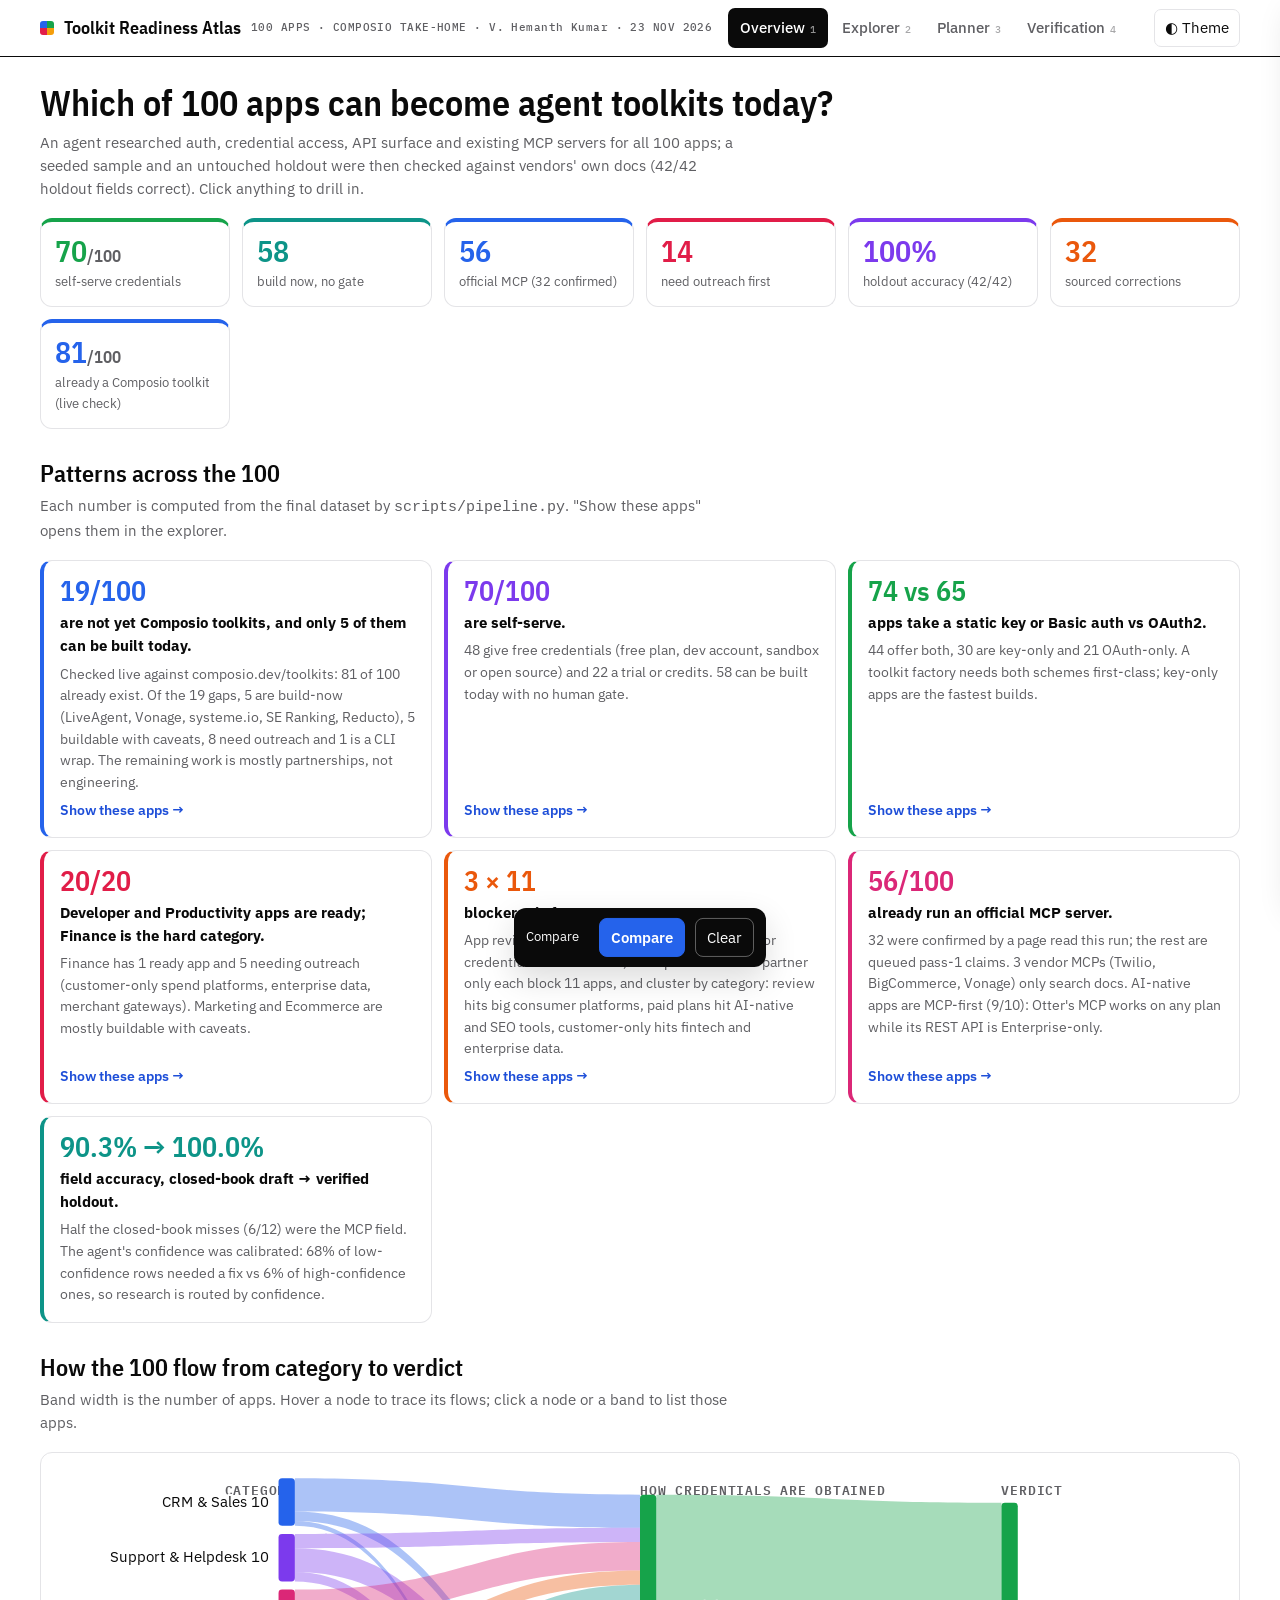
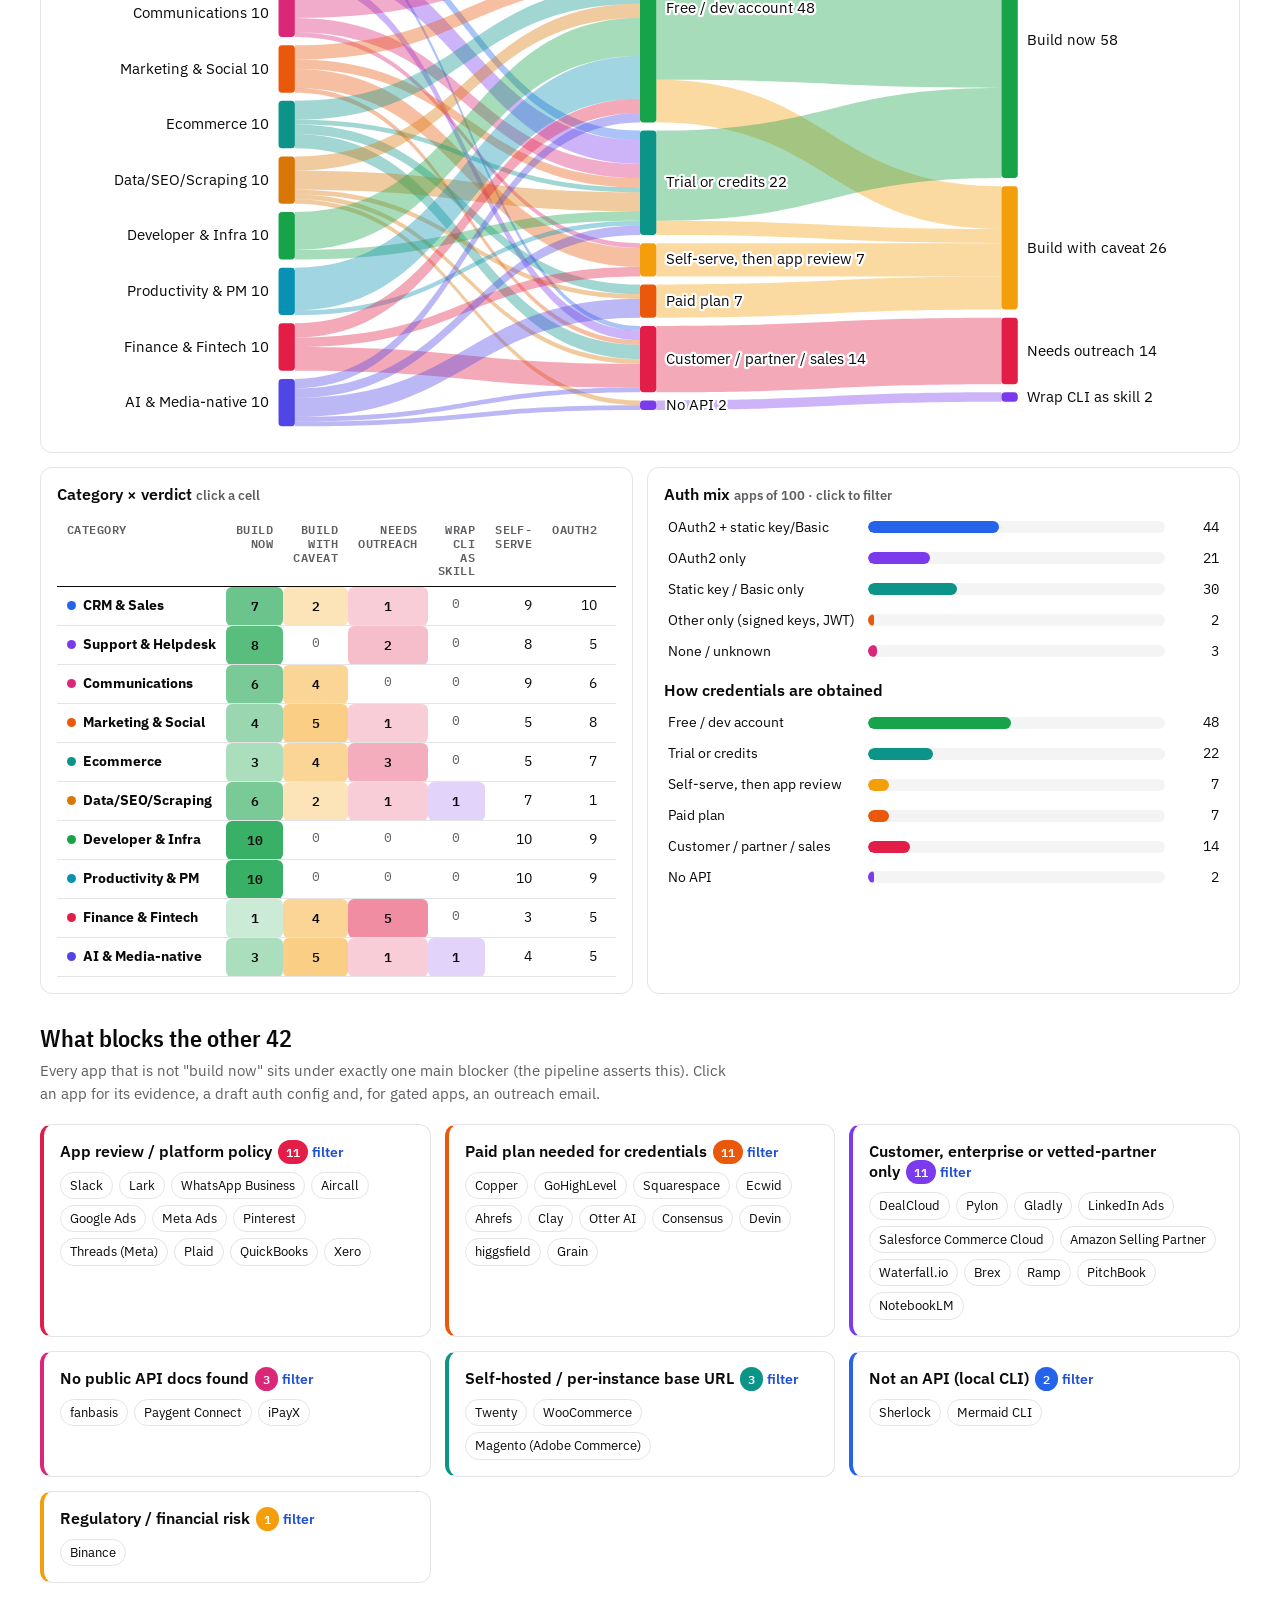
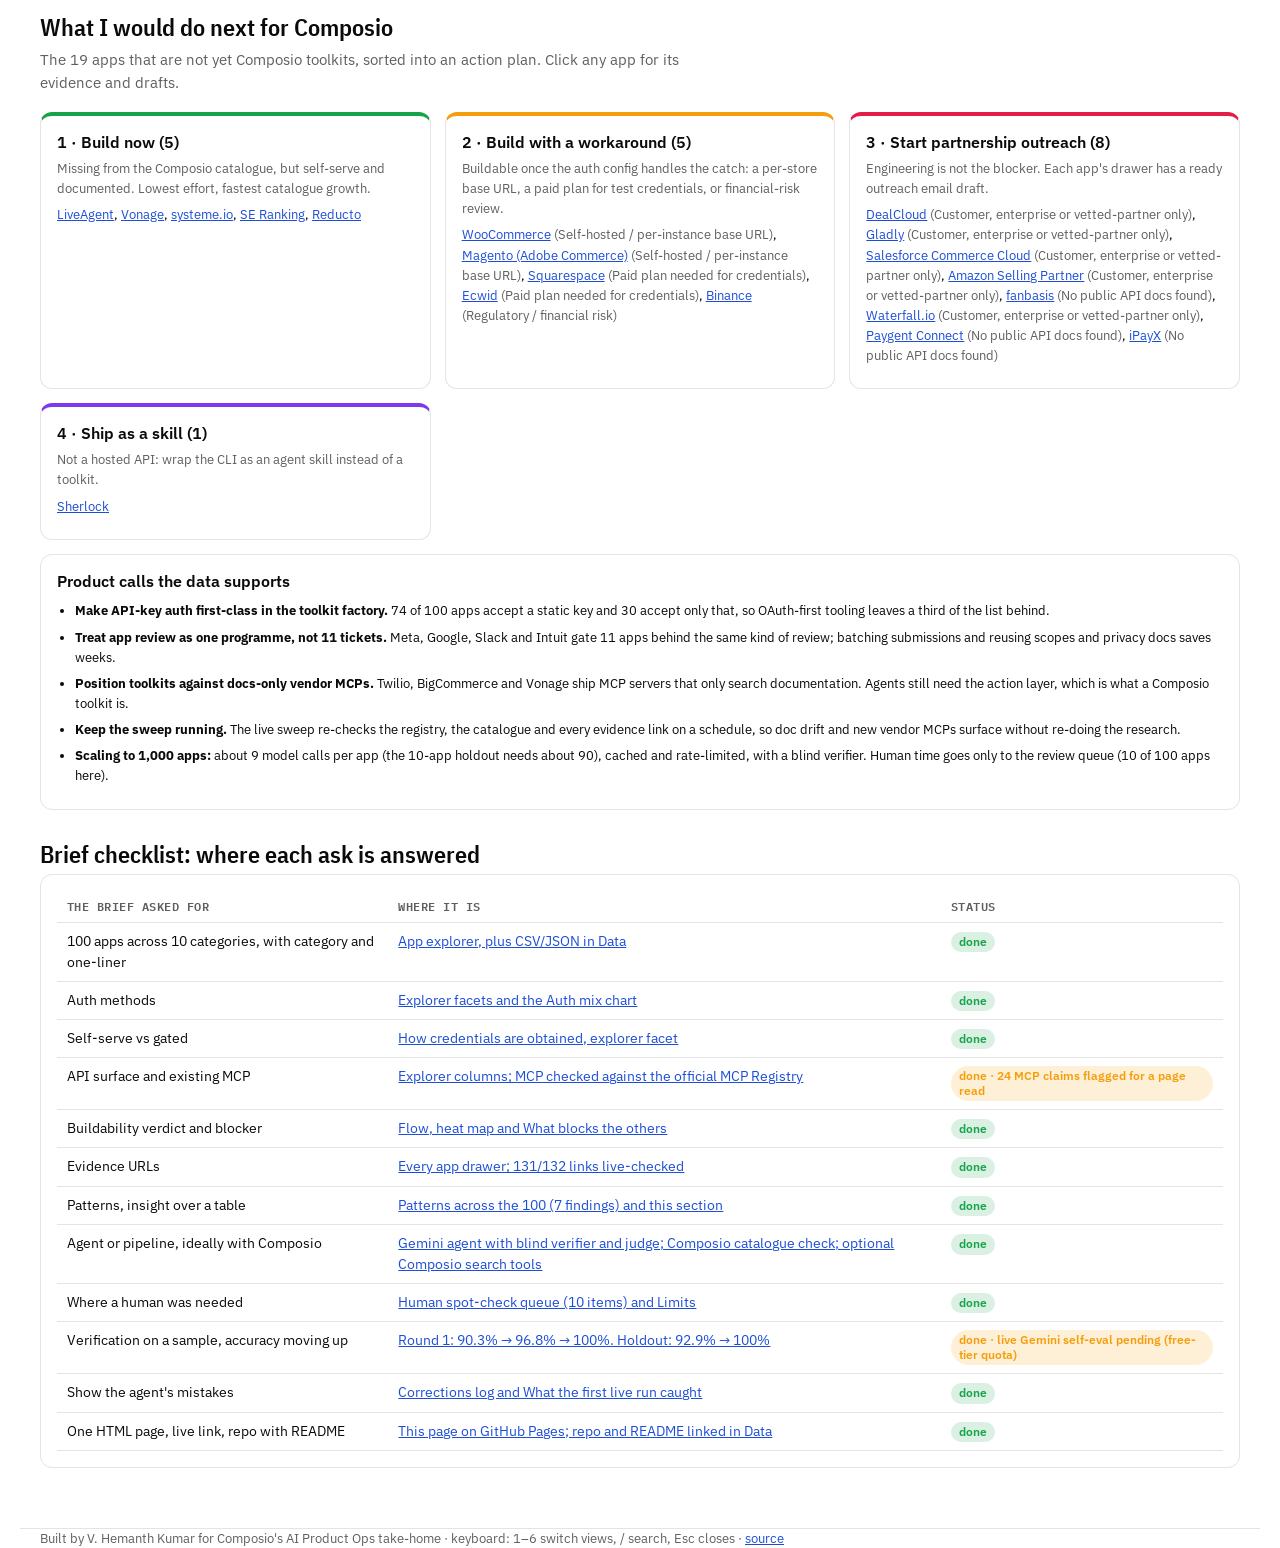
<file: docs/index.html>
<!DOCTYPE html>
<html lang="en"><head><meta charset="utf-8"><meta name="viewport" content="width=device-width,initial-scale=1">
<title>Toolkit Readiness Atlas</title>
<meta name="description" content="Agent-researched, sample-verified study of auth, credential access, API surface and MCP for 100 apps, with an interactive explorer, build-queue planner and research-trace replay.">
<link rel="preconnect" href="https://fonts.googleapis.com"><link rel="preconnect" href="https://fonts.gstatic.com" crossorigin>
<link href="https://fonts.googleapis.com/css2?family=IBM+Plex+Mono:wght@400;500;600&family=IBM+Plex+Sans+Condensed:wght@600&family=IBM+Plex+Sans:wght@400;500;600&display=swap" rel="stylesheet">
<style>:root{
 /* direction: monochrome chrome (white + black, inverted in dark), colour reserved for meaning:
    verdicts, credential types, categories, charts and status. Layout: sticky app bar + six hash-routed views. */
 --paper:#ffffff; --surface:#ffffff; --raise:#f4f4f5; --ink:#0a0a0a; --muted:#5f5f63; --line:#e4e4e7;
 --accent:#0a0a0a; --on-accent:#ffffff; --accent-bg:#f1f1f2;
 /* data colours */
 --good:#16a34a; --warn:#f59e0b; --bad:#e11d48; --violet:#7c3aed; --blue:#2563eb; --teal:#0d9488; --orange:#ea580c; --pink:#db2777; --cyan:#0891b2; --indigo:#4f46e5;
 --good-ink:#15803d; --warn-ink:#b45309; --bad-ink:#be123c; --violet-ink:#6d28d9; --blue-ink:#1d4ed8; --teal-ink:#0f766e; --orange-ink:#c2410c; --cyan-ink:#0e7490;
 --cat0:#2563eb; --cat1:#7c3aed; --cat2:#db2777; --cat3:#ea580c; --cat4:#0d9488; --cat5:#d97706; --cat6:#16a34a; --cat7:#0891b2; --cat8:#e11d48; --cat9:#4f46e5;
 --slate:var(--violet);
 --good-bg:color-mix(in srgb,var(--good) 14%,var(--surface)); --warn-bg:color-mix(in srgb,var(--warn) 18%,var(--surface)); --bad-bg:color-mix(in srgb,var(--bad) 13%,var(--surface));
 --violet-bg:color-mix(in srgb,var(--violet) 13%,var(--surface)); --blue-bg:color-mix(in srgb,var(--blue) 12%,var(--surface)); --teal-bg:color-mix(in srgb,var(--teal) 14%,var(--surface));
 --orange-bg:color-mix(in srgb,var(--orange) 14%,var(--surface)); --cyan-bg:color-mix(in srgb,var(--cyan) 14%,var(--surface));
 --display:"IBM Plex Sans Condensed","Arial Narrow",system-ui,sans-serif; --body:"IBM Plex Sans",system-ui,-apple-system,"Segoe UI",sans-serif;
 --mono:"IBM Plex Mono",ui-monospace,Menlo,monospace; --shadow:0 12px 32px rgba(0,0,0,.14);
}
@media (prefers-color-scheme: dark){:root:not([data-theme="light"]){--paper:#000000;--surface:#0b0b0c;--raise:#18181b;--ink:#fafafa;--muted:#a1a1aa;--line:#27272a;
 --accent:#fafafa;--on-accent:#0a0a0a;--accent-bg:#1f1f22;--good:#22c55e;--warn:#fbbf24;--bad:#fb7185;--violet:#a78bfa;--blue:#60a5fa;--teal:#2dd4bf;--orange:#fb923c;--pink:#f472b6;--cyan:#22d3ee;--indigo:#818cf8;
 --good-ink:#4ade80;--warn-ink:#fcd34d;--bad-ink:#fda4af;--violet-ink:#c4b5fd;--blue-ink:#93c5fd;--teal-ink:#5eead4;--orange-ink:#fdba74;--cyan-ink:#67e8f9;
 --cat0:#60a5fa;--cat1:#a78bfa;--cat2:#f472b6;--cat3:#fb923c;--cat4:#2dd4bf;--cat5:#fbbf24;--cat6:#4ade80;--cat7:#22d3ee;--cat8:#fb7185;--cat9:#818cf8;--shadow:0 12px 32px rgba(0,0,0,.6);color-scheme:dark}}
:root[data-theme="dark"]{--paper:#000000;--surface:#0b0b0c;--raise:#18181b;--ink:#fafafa;--muted:#a1a1aa;--line:#27272a;
 --accent:#fafafa;--on-accent:#0a0a0a;--accent-bg:#1f1f22;--good:#22c55e;--warn:#fbbf24;--bad:#fb7185;--violet:#a78bfa;--blue:#60a5fa;--teal:#2dd4bf;--orange:#fb923c;--pink:#f472b6;--cyan:#22d3ee;--indigo:#818cf8;
 --good-ink:#4ade80;--warn-ink:#fcd34d;--bad-ink:#fda4af;--violet-ink:#c4b5fd;--blue-ink:#93c5fd;--teal-ink:#5eead4;--orange-ink:#fdba74;--cyan-ink:#67e8f9;
 --cat0:#60a5fa;--cat1:#a78bfa;--cat2:#f472b6;--cat3:#fb923c;--cat4:#2dd4bf;--cat5:#fbbf24;--cat6:#4ade80;--cat7:#22d3ee;--cat8:#fb7185;--cat9:#818cf8;--shadow:0 12px 32px rgba(0,0,0,.6);color-scheme:dark}
*{box-sizing:border-box} html,body{margin:0} body{background:var(--paper);color:var(--ink);font:15px/1.55 var(--body)}
a{color:var(--blue-ink)} button,select,input{font:inherit;color:inherit}
:focus-visible{outline:2px solid var(--blue);outline-offset:2px}
.wrap{max-width:1240px;margin:0 auto;padding:0 20px}
/* app bar */
.bar{position:sticky;top:0;z-index:20;background:color-mix(in srgb,var(--surface) 94%,transparent);backdrop-filter:blur(8px);border-bottom:1px solid var(--ink)}
.bar .wrap{display:flex;align-items:center;gap:16px;min-height:56px;flex-wrap:wrap}
.brand{font:600 18px/1.1 var(--display);white-space:nowrap;display:flex;align-items:center;gap:10px}
.brand::before{content:"";width:14px;height:14px;border-radius:3px;flex:none;background:conic-gradient(var(--good) 0 25%,var(--warn) 0 50%,var(--bad) 0 75%,var(--blue) 0)}
.brand small{display:block;font:500 11px/1.2 var(--mono);color:var(--muted);letter-spacing:.04em}
.tabs{display:flex;gap:2px;overflow-x:auto;flex:1;min-width:0} .tab{border:0;background:none;padding:8px 12px;border-radius:7px;color:var(--muted);font-weight:500;cursor:pointer;white-space:nowrap}
.tab:hover{color:var(--ink);background:var(--raise)} .tab[aria-selected="true"]{color:var(--on-accent);background:var(--accent)}
.tab kbd{font:500 10px var(--mono);margin-left:5px;opacity:.55}
.iconbtn{border:1px solid var(--line);background:var(--surface);border-radius:7px;padding:6px 10px;cursor:pointer} .iconbtn:hover{border-color:var(--ink)}
/* views */
.view{display:none;padding:26px 0 60px} .view.on{display:block;animation:fade .25s ease}
@keyframes fade{from{opacity:.4;transform:translateY(4px)}to{opacity:1;transform:none}}
h1{font:600 36px/1.1 var(--display);margin:0 0 8px;text-wrap:balance} h2{font:600 24px/1.2 var(--display);margin:30px 0 6px;text-wrap:balance}
h3{font:600 16px/1.3 var(--body);margin:0 0 10px} .lede{color:var(--muted);max-width:78ch;margin:0 0 18px}
.muted{color:var(--muted)} .small{font-size:13px} .mono{font-family:var(--mono)}
.card{background:var(--surface);border:1px solid var(--line);border-radius:12px;padding:16px;min-width:0}
.grid{display:grid;gap:14px} .g2{grid-template-columns:repeat(auto-fit,minmax(min(380px,100%),1fr))} .g3{grid-template-columns:repeat(auto-fit,minmax(min(300px,100%),1fr))}
/* KPI tiles: one colour each */
.kpis{display:grid;grid-template-columns:repeat(auto-fit,minmax(min(170px,100%),1fr));gap:12px;margin:18px 0 6px}
.kpi{--k:var(--blue);text-align:left;border:1px solid var(--line);border-top:4px solid var(--k);background:var(--surface);border-radius:12px;padding:14px;cursor:pointer;transition:transform .15s,box-shadow .15s}
.kpi:hover{transform:translateY(-2px);box-shadow:var(--shadow)} .kpi b{display:block;font:600 30px/1 var(--display);font-variant-numeric:tabular-nums;color:var(--k)}
.kpi b small{font-size:.55em;color:var(--muted)} .kpi span{display:block;font-size:13px;color:var(--muted);margin-top:6px}
.kpi:nth-child(1){--k:var(--good)} .kpi:nth-child(2){--k:var(--teal)} .kpi:nth-child(3){--k:var(--blue)} .kpi:nth-child(4){--k:var(--bad)} .kpi:nth-child(5){--k:var(--violet)} .kpi:nth-child(6){--k:var(--orange)}
/* findings: one colour each */
.findings{display:grid;grid-template-columns:repeat(auto-fit,minmax(min(360px,100%),1fr));gap:12px;margin:0;padding:0;list-style:none}
.finding{--k:var(--blue);display:flex;flex-direction:column;gap:6px;background:var(--surface);border:1px solid var(--line);border-left:4px solid var(--k);border-radius:12px;padding:16px}
.finding:nth-child(2){--k:var(--violet)} .finding:nth-child(3){--k:var(--good)} .finding:nth-child(4){--k:var(--bad)} .finding:nth-child(5){--k:var(--orange)} .finding:nth-child(6){--k:var(--pink)} .finding:nth-child(7){--k:var(--teal)}
.finding .big{font:600 28px/1 var(--display);color:var(--k);font-variant-numeric:tabular-nums} .finding p{margin:0} .finding .why{color:var(--muted);font-size:14px;flex:1}
.link{border:0;background:none;color:var(--blue-ink);padding:0;cursor:pointer;font-weight:600;font-size:13.5px;text-align:left} .link:hover{text-decoration:underline}
/* alluvial */
.flowwrap{overflow-x:auto} svg.flow{width:100%;min-width:760px;height:auto;display:block}
.flow .lnk{fill-opacity:.38;transition:fill-opacity .15s;cursor:pointer} .flow .lnk:hover,.flow .lnk.hot{fill-opacity:.8} .flow.dim .lnk:not(.hot){fill-opacity:.07}
.flow .node{cursor:pointer} .flow text{font:12.5px var(--body);fill:var(--ink);paint-order:stroke;stroke:var(--surface);stroke-width:4px;stroke-linejoin:round}
.flow text.n{font:600 11.5px var(--mono);fill:var(--muted)} .flow .colhead{font:600 11px var(--mono);fill:var(--muted);letter-spacing:.06em;text-transform:uppercase;stroke:none;pointer-events:none}
/* tables + bars */
table{border-collapse:collapse;width:100%;font-size:13.5px} th,td{text-align:left;padding:8px 10px;border-bottom:1px solid var(--line);vertical-align:top}
thead th{font:600 11.5px/1.2 var(--mono);text-transform:uppercase;letter-spacing:.04em;color:var(--muted);background:var(--surface);border-bottom:1px solid var(--ink)}
.num{text-align:right;font-variant-numeric:tabular-nums}
.heat td.cell{text-align:center;font:600 13px var(--mono);cursor:pointer;border-radius:6px;transition:outline-color .1s;outline:2px solid transparent}
.heat th[scope=row]{white-space:nowrap}
.heat td.cell:hover{outline-color:var(--ink)} .heat td.zero{color:var(--muted);cursor:default;font-weight:400}
.hbar{display:grid;grid-template-columns:190px 1fr 44px;gap:10px;align-items:center;margin:6px 0;font-size:13.5px;cursor:pointer;border-radius:6px;padding:2px 4px}
.hbar:hover{background:var(--raise)} .track{height:12px;background:var(--raise);border-radius:6px;overflow:hidden}
.fill{height:100%;border-radius:6px;transition:width .5s cubic-bezier(.2,.8,.2,1)}
#authbars .hbar:nth-child(1) .fill{background:var(--blue)} #authbars .hbar:nth-child(2) .fill{background:var(--violet)} #authbars .hbar:nth-child(3) .fill{background:var(--teal)}
#authbars .hbar:nth-child(4) .fill{background:var(--orange)} #authbars .hbar:nth-child(5) .fill{background:var(--pink)}
/* colours by state */
.c-ready,.c-free{background:var(--good)} .c-trial{background:var(--teal)} .c-caveat,.c-review{background:var(--warn)} .c-paid{background:var(--orange)}
.c-outreach,.c-gated{background:var(--bad)} .c-wrap,.c-na{background:var(--violet)} .c-acc{background:var(--blue)}
.pill{display:inline-block;font:600 11.5px/1.25 var(--body);padding:3px 8px;border-radius:999px;white-space:nowrap}
.p-ready,.p-free,.p-ok,.p-done,.p-confirmed{background:var(--good-bg);color:var(--good-ink)} .p-trial{background:var(--teal-bg);color:var(--teal-ink)}
.p-caveat,.p-review,.p-warn,.p-pending{background:var(--warn-bg);color:var(--warn-ink)} .p-paid{background:var(--orange-bg);color:var(--orange-ink)}
.p-outreach,.p-gated,.p-human,.p-bad{background:var(--bad-bg);color:var(--bad-ink)} .p-wrap,.p-na{background:var(--violet-bg);color:var(--violet-ink)}
.p-fix,.p-official{background:var(--blue-bg);color:var(--blue-ink)} .p-docs-only{background:var(--cyan-bg);color:var(--cyan-ink)}
.p-neutral,.p-community,.p-none{background:var(--raise);color:var(--muted)}
.cdot{display:inline-block;width:9px;height:9px;border-radius:50%;margin-right:7px;vertical-align:0;flex:none}
.chips{display:flex;flex-wrap:wrap;gap:6px} .chip{font-size:12.5px;padding:3px 9px;border-radius:999px;background:var(--surface);border:1px solid var(--line);cursor:pointer}
.chip:hover{border-color:var(--ink)} .count{font:600 11.5px var(--mono);background:var(--raise);border-radius:999px;padding:2px 8px;margin-left:6px}
.blk{--k:var(--bad);border-left:4px solid var(--k)} .blk .count{background:var(--k);color:#fff}
#blockers .blk:nth-child(2){--k:var(--orange)} #blockers .blk:nth-child(3){--k:var(--violet)} #blockers .blk:nth-child(4){--k:var(--pink)}
#blockers .blk:nth-child(5){--k:var(--teal)} #blockers .blk:nth-child(6){--k:var(--blue)} #blockers .blk:nth-child(7){--k:var(--warn)}
/* explorer */
.explorer{display:grid;grid-template-columns:250px 1fr;gap:18px;align-items:start}
.explorer>*,.planner>*,.grid>*{min-width:0} /* let wide tables scroll inside their box, never the page */
body.traying .view{padding-bottom:120px}
.facets{position:sticky;top:72px;max-height:calc(100vh - 90px);overflow:auto;padding-right:4px}
.facet{margin:0 0 14px} .facet h4{font:600 11.5px var(--mono);text-transform:uppercase;letter-spacing:.05em;color:var(--muted);margin:0 0 6px}
.facet label{display:flex;align-items:center;gap:8px;font-size:13.5px;padding:3px 4px;border-radius:5px;cursor:pointer} .facet label:hover{background:var(--raise)}
.facet label .n{margin-left:auto;font:500 12px var(--mono);color:var(--muted)} .facet label.zero{opacity:.45}
.toolbar{display:flex;flex-wrap:wrap;gap:8px;align-items:center;margin:0 0 12px}
.toolbar input[type=search]{flex:1 1 260px;padding:8px 11px;border:1px solid var(--line);border-radius:8px;background:var(--surface)}
.toolbar input[type=search]:focus{border-color:var(--ink)}
select,.btn{padding:7px 11px;border:1px solid var(--line);border-radius:8px;background:var(--surface);cursor:pointer} .btn:hover{border-color:var(--ink)}
.btn.primary{background:var(--accent);border-color:var(--accent);color:var(--on-accent);font-weight:600} .btn.primary:hover{opacity:.88} .btn:disabled{opacity:.4;cursor:not-allowed}
.seg{display:inline-flex;border:1px solid var(--ink);border-radius:8px;overflow:hidden} .seg button{border:0;background:var(--surface);padding:7px 11px;cursor:pointer}
.seg button[aria-pressed="true"]{background:var(--accent);color:var(--on-accent);font-weight:600}
.active-filters{display:flex;flex-wrap:wrap;gap:6px;margin:0 0 10px} .active-filters .chip{background:var(--accent);color:var(--on-accent);border-color:var(--accent)} .active-filters .chip::after{content:" ×";opacity:.7}
.tablewrap{overflow:auto;background:var(--surface);border:1px solid var(--line);border-radius:12px;max-height:72vh}
.apps{min-width:1080px} .apps thead th{position:sticky;top:0;z-index:1;cursor:pointer;user-select:none} .apps thead th[data-sort]:hover{color:var(--ink)}
.apps thead th.sorted{color:var(--ink)} .apps thead th.sorted::after{content:" ▲"} .apps thead th.sorted.desc::after{content:" ▼"}
.apps tbody tr{cursor:pointer} .apps tbody tr:hover{background:var(--raise)} .apps td.app strong{display:block} .apps td.app span{color:var(--muted);font-size:12.5px}
.apps td.cat{white-space:nowrap}
mark{background:color-mix(in srgb,var(--warn) 40%,transparent);color:inherit;border-radius:3px}
.cards{display:grid;grid-template-columns:repeat(auto-fill,minmax(min(260px,100%),1fr));gap:12px}
.acard{background:var(--surface);border:1px solid var(--line);border-left:5px solid var(--violet);border-radius:10px;padding:12px;cursor:pointer;display:flex;flex-direction:column;gap:6px}
.acard:hover{box-shadow:var(--shadow)} .acard.v-ready{border-left-color:var(--good)} .acard.v-caveat{border-left-color:var(--warn)} .acard.v-outreach{border-left-color:var(--bad)}
.acard h4{margin:0;font-size:15px} .acard p{margin:0;font-size:13px;color:var(--muted)}
input[type=checkbox]{accent-color:var(--ink);width:15px;height:15px}
/* drawer + modal */
.scrim{position:fixed;inset:0;background:rgba(0,0,0,.42);opacity:0;pointer-events:none;transition:opacity .2s;z-index:40}
.scrim.on{opacity:1;pointer-events:auto}
.drawer{position:fixed;top:0;right:0;height:100%;width:min(620px,100%);background:var(--surface);box-shadow:var(--shadow);border-left:1px solid var(--ink);transform:translateX(102%);transition:transform .25s cubic-bezier(.2,.8,.2,1);z-index:50;overflow-y:auto;padding:22px}
.drawer.on{transform:none} .drawer h2{margin:4px 0} .drawer h3{margin-top:18px} .close{float:right}
.kv{display:grid;grid-template-columns:110px 1fr;gap:6px 12px;font-size:14px;margin:12px 0} .kv dt{color:var(--muted);font:500 12px var(--mono);text-transform:uppercase;padding-top:2px} .kv dd{margin:0}
del{color:var(--bad-ink);opacity:.85} ins{color:var(--good-ink);text-decoration:none;font-weight:600}
pre{background:var(--raise);border:1px solid var(--line);border-radius:8px;padding:12px;overflow-x:auto;font:12.5px/1.5 var(--mono);margin:6px 0}
.timeline{list-style:none;margin:0;padding:0;border-left:2px solid var(--line)} .timeline li{position:relative;padding:0 0 12px 16px;font-size:13.5px;animation:fade .25s ease}
.timeline li::before{content:"";position:absolute;left:-7px;top:4px;width:12px;height:12px;border-radius:50%;background:var(--surface);border:2px solid var(--muted)}
.timeline li.ok::before{border-color:var(--good);background:var(--good)} .timeline li.warn::before{border-color:var(--warn);background:var(--warn)}
.timeline li.fix::before{border-color:var(--blue);background:var(--blue)} .timeline li.human::before{border-color:var(--bad);background:var(--bad)}
.timeline .t{font-weight:600} .timeline .d{color:var(--muted);font-size:12.5px;word-break:break-word}
.modal{position:fixed;left:50%;top:50%;transform:translate(-50%,-48%) scale(.98);width:min(1000px,94vw);max-height:86vh;overflow:auto;background:var(--surface);border:1px solid var(--ink);border-radius:14px;box-shadow:var(--shadow);padding:20px;z-index:50;opacity:0;pointer-events:none;transition:all .2s}
.modal.on{opacity:1;pointer-events:auto;transform:translate(-50%,-50%)}
.tray{position:fixed;left:50%;bottom:16px;transform:translate(-50%,140%);background:var(--ink);color:var(--paper);border-radius:12px;padding:10px 12px;display:flex;gap:10px;align-items:center;z-index:30;transition:transform .25s;box-shadow:var(--shadow);max-width:94vw;flex-wrap:wrap}
.tray.on{transform:translate(-50%,0)} .tray .btn{background:transparent;color:var(--paper);border-color:color-mix(in srgb,var(--paper) 35%,transparent)}
.tray .btn.primary{background:var(--blue);border-color:var(--blue);color:#fff} .tray .pill{background:color-mix(in srgb,var(--paper) 18%,transparent);color:var(--paper)}
/* planner */
.planner{display:grid;grid-template-columns:300px 1fr;gap:18px;align-items:start}
.slider{margin:0 0 14px} .slider label{display:flex;justify-content:space-between;font-size:13.5px;font-weight:600} .slider input{width:100%;accent-color:var(--blue)} .slider p{margin:2px 0 0;font-size:12.5px;color:var(--muted)}
.slider:nth-of-type(2) input{accent-color:var(--violet)} .slider:nth-of-type(3) input{accent-color:var(--teal)} .slider:nth-of-type(4) input{accent-color:var(--orange)} .slider:nth-of-type(5) input{accent-color:var(--pink)}
.rank{display:grid;grid-template-columns:34px 1fr 150px 54px 48px;gap:10px;align-items:center;padding:7px 8px;border-bottom:1px solid var(--line);font-size:13.5px;cursor:pointer;transition:background .15s}
.rank:hover{background:var(--raise)} .rank .r{font:600 13px var(--mono);color:var(--muted)} .rank .s{font:600 13px var(--mono);text-align:right}
.rank .fill{background:linear-gradient(90deg,var(--blue),var(--violet))}
.delta{font:600 12px var(--mono);text-align:right} .up{color:var(--good-ink)} .down{color:var(--bad-ink)}
.sprint{font:600 11.5px var(--mono);text-transform:uppercase;letter-spacing:.06em;color:var(--ink);padding:14px 8px 4px;border-bottom:1px solid var(--ink)}
.sprint::before{content:"";display:inline-block;width:8px;height:8px;border-radius:2px;margin-right:8px;background:var(--blue)}
/* verification */
.stagebar{display:flex;flex-wrap:wrap;gap:10px;align-items:center;margin:0 0 14px}
.bigacc{font:600 54px/1 var(--display);color:var(--blue);font-variant-numeric:tabular-nums}
.vgrid{border-collapse:separate;border-spacing:3px;width:auto} .vgrid td,.vgrid th{border:0;padding:0} .vgrid th{font:600 11px var(--mono);color:var(--muted);text-transform:uppercase;padding:2px 6px}
.vgrid td.name{font-size:13px;padding-right:10px;white-space:nowrap;cursor:pointer} .vgrid td.c{width:58px;height:26px;border-radius:5px;text-align:center;font:600 12px/26px var(--mono);transition:background .35s,color .35s;cursor:help}
.vgrid td.m{background:var(--good);color:#fff} .vgrid td.x{background:var(--bad);color:#fff} .vgrid td.e{background:var(--raise);color:var(--muted)}
.flowsteps{display:flex;flex-wrap:wrap;gap:10px}
.step{--k:var(--blue);flex:1 1 150px;background:var(--surface);border:1px solid var(--line);border-top:3px solid var(--k);border-radius:10px;padding:12px;transition:border-color .2s,box-shadow .2s,transform .2s}
.step:nth-child(2){--k:var(--violet)} .step:nth-child(3){--k:var(--teal)} .step:nth-child(4){--k:var(--cyan)} .step:nth-child(5){--k:var(--orange)} .step:nth-child(6){--k:var(--pink)} .step:nth-child(7){--k:var(--bad)}
.step .k{font:600 11px var(--mono);color:var(--k);text-transform:uppercase;letter-spacing:.05em} .step h4{margin:5px 0 3px;font-size:14px} .step p{margin:0;font-size:12.5px;color:var(--muted)}
.step.human{background:var(--bad-bg)} .step.live{border-color:var(--k);box-shadow:0 0 0 3px color-mix(in srgb,var(--k) 25%,transparent);transform:translateY(-2px)}
.note-box{background:var(--raise);border-left:4px solid var(--ink);border-radius:8px;padding:12px 14px;font-size:14px}
.toast{position:fixed;bottom:18px;right:18px;background:var(--ink);color:var(--paper);padding:10px 14px;border-radius:9px;z-index:60;opacity:0;transform:translateY(8px);transition:all .2s;pointer-events:none;font-size:14px}
.toast.on{opacity:1;transform:none}
.tip{position:fixed;pointer-events:none;background:var(--ink);color:var(--paper);font-size:12.5px;padding:6px 9px;border-radius:6px;z-index:70;opacity:0;transition:opacity .1s;max-width:280px}
.tip.on{opacity:1}
footer{color:var(--muted);font-size:13px;padding:14px 0 40px;border-top:1px solid var(--line)}
@media (max-width:640px){.brand small{display:none}.tabs{order:3;flex-basis:100%;padding-bottom:6px}.tab kbd{display:none}}
@media (max-width:900px){.explorer,.planner{grid-template-columns:1fr}.facets{position:static;max-height:none}.rank{grid-template-columns:30px 1fr 90px 46px}.rank .delta{display:none}h1{font-size:28px}}
@media (prefers-reduced-motion:reduce){*{animation:none!important;transition:none!important}}

.nx h3{margin:0 0 6px} .nx p{margin:6px 0} .nxl{margin:6px 0 0;padding-left:18px} .nxl li{margin:6px 0}
.tbl.brief{width:100%;border-collapse:collapse;font-size:13.5px} .tbl.brief th,.tbl.brief td{text-align:left;padding:8px 10px;border-bottom:1px solid var(--line);vertical-align:top} .tbl.brief th{font-size:12px;text-transform:uppercase;letter-spacing:.04em;color:var(--muted)} .tbl.brief .pill{white-space:normal}
</style></head>
<body>
<header class="bar"><div class="wrap">
<div class="brand">Toolkit Readiness Atlas<small>100 APPS · COMPOSIO TAKE-HOME · V. Hemanth Kumar · 23 NOV 2026</small></div>
<nav class="tabs" role="tablist" aria-label="Views">
<button class="tab" role="tab" data-view="overview">Overview<kbd>1</kbd></button><button class="tab" role="tab" data-view="explorer">Explorer<kbd>2</kbd></button>
<button class="tab" role="tab" data-view="planner">Planner<kbd>3</kbd></button><button class="tab" role="tab" data-view="verification">Verification<kbd>4</kbd></button>
<button class="tab" role="tab" data-view="agent">Agent<kbd>5</kbd></button><button class="tab" role="tab" data-view="data">Data<kbd>6</kbd></button></nav>
<button class="iconbtn" id="theme" type="button" aria-label="Toggle light or dark theme">◐ Theme</button>
</div></header>

<main class="wrap">
<section class="view" id="v-overview" aria-label="Overview">
<h1>Which of 100 apps can become agent toolkits today?</h1>
<p class="lede">An agent researched auth, credential access, API surface and existing MCP servers for all 100 apps; a seeded sample and an untouched holdout were then checked against vendors&#x27; own docs (42/42 holdout fields correct). Click anything to drill in.</p>
<div class="kpis" id="kpis"></div>
<h2>Patterns across the 100</h2>
<p class="lede">Each number is computed from the final dataset by <code>scripts/pipeline.py</code>. "Show these apps" opens them in the explorer.</p>
<ol class="findings" id="findings"></ol>
<h2>How the 100 flow from category to verdict</h2>
<p class="lede">Band width is the number of apps. Hover a node to trace its flows; click a node or a band to list those apps.</p>
<div class="card flowwrap"><svg class="flow" id="flow" role="img" aria-label="Flow of the 100 apps from category, through how credentials are obtained, to verdict"></svg></div>
<div class="grid g2" style="margin-top:14px">
<div class="card"><h3>Category × verdict <span class="muted small">click a cell</span></h3><div style="overflow-x:auto"><table class="heat" id="heat"></table></div></div>
<div class="card"><h3>Auth mix <span class="muted small">apps of 100 · click to filter</span></h3><div id="authbars"></div>
<h3 style="margin-top:16px">How credentials are obtained</h3><div id="accessbars"></div></div></div>
<h2>What blocks the other 42</h2>
<p class="lede">Every app that is not "build now" sits under exactly one main blocker (the pipeline asserts this). Click an app for its evidence, a draft auth config and, for gated apps, an outreach email.</p>
<div class="grid g3" id="blockers"></div>
<h2>What I would do next for Composio</h2>
<p class="lede">The 19 apps that are not yet Composio toolkits, sorted into an action plan. Click any app for its evidence and drafts.</p>
<div class="grid g2"><div class="card nx" style="border-top:4px solid var(--good)"><h3>1 · Build now (5)</h3><p class="small muted">Missing from the Composio catalogue, but self-serve and documented. Lowest effort, fastest catalogue growth.</p><p class="small"><a href="#app-16">LiveAgent</a>, <a href="#app-30">Vonage</a>, <a href="#app-37">systeme.io</a>, <a href="#app-52">SE Ranking</a>, <a href="#app-95">Reducto</a></p></div><div class="card nx" style="border-top:4px solid var(--warn)"><h3>2 · Build with a workaround (5)</h3><p class="small muted">Buildable once the auth config handles the catch: a per-store base URL, a paid plan for test credentials, or financial-risk review.</p><p class="small"><a href="#app-42">WooCommerce</a> <span class="muted small">(Self-hosted / per-instance base URL)</span>, <a href="#app-45">Magento (Adobe Commerce)</a> <span class="muted small">(Self-hosted / per-instance base URL)</span>, <a href="#app-46">Squarespace</a> <span class="muted small">(Paid plan needed for credentials)</span>, <a href="#app-47">Ecwid</a> <span class="muted small">(Paid plan needed for credentials)</span>, <a href="#app-83">Binance</a> <span class="muted small">(Regulatory / financial risk)</span></p></div><div class="card nx" style="border-top:4px solid var(--bad)"><h3>3 · Start partnership outreach (8)</h3><p class="small muted">Engineering is not the blocker. Each app's drawer has a ready outreach email draft.</p><p class="small"><a href="#app-10">DealCloud</a> <span class="muted small">(Customer, enterprise or vetted-partner only)</span>, <a href="#app-20">Gladly</a> <span class="muted small">(Customer, enterprise or vetted-partner only)</span>, <a href="#app-44">Salesforce Commerce Cloud</a> <span class="muted small">(Customer, enterprise or vetted-partner only)</span>, <a href="#app-49">Amazon Selling Partner</a> <span class="muted small">(Customer, enterprise or vetted-partner only)</span>, <a href="#app-50">fanbasis</a> <span class="muted small">(No public API docs found)</span>, <a href="#app-59">Waterfall.io</a> <span class="muted small">(Customer, enterprise or vetted-partner only)</span>, <a href="#app-84">Paygent Connect</a> <span class="muted small">(No public API docs found)</span>, <a href="#app-85">iPayX</a> <span class="muted small">(No public API docs found)</span></p></div><div class="card nx" style="border-top:4px solid var(--violet)"><h3>4 · Ship as a skill (1)</h3><p class="small muted">Not a hosted API: wrap the CLI as an agent skill instead of a toolkit.</p><p class="small"><a href="#app-58">Sherlock</a></p></div></div><div class="card" style="margin-top:14px"><h3>Product calls the data supports</h3><ul class="small nxl">
<li><b>Make API-key auth first-class in the toolkit factory.</b> 74 of 100 apps accept a static key and 30 accept only that, so OAuth-first tooling leaves a third of the list behind.</li>
<li><b>Treat app review as one programme, not 11 tickets.</b> Meta, Google, Slack and Intuit gate 11 apps behind the same kind of review; batching submissions and reusing scopes and privacy docs saves weeks.</li>
<li><b>Position toolkits against docs-only vendor MCPs.</b> Twilio, BigCommerce and Vonage ship MCP servers that only search documentation. Agents still need the action layer, which is what a Composio toolkit is.</li>
<li><b>Keep the sweep running.</b> The live sweep re-checks the registry, the catalogue and every evidence link on a schedule, so doc drift and new vendor MCPs surface without re-doing the research.</li>
<li><b>Scaling to 1,000 apps:</b> about 9 model calls per app (the 10-app holdout needs about 90), cached and rate-limited, with a blind verifier. Human time goes only to the review queue (10 of 100 apps here).</li></ul></div>
<h2>Brief checklist: where each ask is answered</h2>
<div class="card" style="overflow-x:auto"><table class="tbl brief"><thead><tr><th>The brief asked for</th><th>Where it is</th><th>Status</th></tr></thead><tbody><tr><td>100 apps across 10 categories, with category and one-liner</td><td><a href="#explorer">App explorer, plus CSV/JSON in Data</a></td><td><span class="pill" style="background:color-mix(in srgb,var(--good) 16%,transparent);color:var(--good)">done</span></td></tr><tr><td>Auth methods</td><td><a href="#explorer">Explorer facets and the Auth mix chart</a></td><td><span class="pill" style="background:color-mix(in srgb,var(--good) 16%,transparent);color:var(--good)">done</span></td></tr><tr><td>Self-serve vs gated</td><td><a href="#overview">How credentials are obtained, explorer facet</a></td><td><span class="pill" style="background:color-mix(in srgb,var(--good) 16%,transparent);color:var(--good)">done</span></td></tr><tr><td>API surface and existing MCP</td><td><a href="#explorer">Explorer columns; MCP checked against the official MCP Registry</a></td><td><span class="pill" style="background:color-mix(in srgb,var(--warn) 16%,transparent);color:var(--warn)">done · 24 MCP claims flagged for a page read</span></td></tr><tr><td>Buildability verdict and blocker</td><td><a href="#overview">Flow, heat map and What blocks the others</a></td><td><span class="pill" style="background:color-mix(in srgb,var(--good) 16%,transparent);color:var(--good)">done</span></td></tr><tr><td>Evidence URLs</td><td><a href="#explorer">Every app drawer; 131/132 links live-checked</a></td><td><span class="pill" style="background:color-mix(in srgb,var(--good) 16%,transparent);color:var(--good)">done</span></td></tr><tr><td>Patterns, insight over a table</td><td><a href="#overview">Patterns across the 100 (7 findings) and this section</a></td><td><span class="pill" style="background:color-mix(in srgb,var(--good) 16%,transparent);color:var(--good)">done</span></td></tr><tr><td>Agent or pipeline, ideally with Composio</td><td><a href="#agent">Gemini agent with blind verifier and judge; Composio catalogue check; optional Composio search tools</a></td><td><span class="pill" style="background:color-mix(in srgb,var(--good) 16%,transparent);color:var(--good)">done</span></td></tr><tr><td>Where a human was needed</td><td><a href="#verification">Human spot-check queue (10 items) and Limits</a></td><td><span class="pill" style="background:color-mix(in srgb,var(--good) 16%,transparent);color:var(--good)">done</span></td></tr><tr><td>Verification on a sample, accuracy moving up</td><td><a href="#verification">Round 1: 90.3% → 96.8% → 100%. Holdout: 92.9% → 100%</a></td><td><span class="pill" style="background:color-mix(in srgb,var(--warn) 16%,transparent);color:var(--warn)">done · live Gemini self-eval pending (free-tier quota)</span></td></tr><tr><td>Show the agent&#x27;s mistakes</td><td><a href="#verification">Corrections log and What the first live run caught</a></td><td><span class="pill" style="background:color-mix(in srgb,var(--good) 16%,transparent);color:var(--good)">done</span></td></tr><tr><td>One HTML page, live link, repo with README</td><td><a href="#data">This page on GitHub Pages; repo and README linked in Data</a></td><td><span class="pill" style="background:color-mix(in srgb,var(--good) 16%,transparent);color:var(--good)">done</span></td></tr></tbody></table></div>
</section>

<section class="view" id="v-explorer" aria-label="Explorer">
<h1>App explorer</h1>
<p class="lede">Facet counts update as you filter. Click a row for the full record: how each field changed from the closed-book draft, its evidence, verification status, a draft Composio auth config and an outreach draft. Tick up to three rows to compare.</p>
<div class="explorer"><aside class="facets card" id="facets" aria-label="Filters"></aside>
<div><div class="toolbar"><input type="search" id="q" placeholder="Search apps, auth, notes…  ( / )" aria-label="Search apps">
<div class="seg" id="layout"><button type="button" data-l="table" aria-pressed="true">Table</button><button type="button" data-l="cards" aria-pressed="false">Cards</button></div>
<button class="btn" id="csv" type="button">Export filtered CSV</button><span id="count" class="muted small mono"></span></div>
<div class="active-filters" id="active"></div><div id="results"></div></div></div>
</section>

<section class="view" id="v-planner" aria-label="Planner">
<h1>Build-queue planner</h1>
<p class="lede">Turns the research into an order of work. Move the weights and the queue re-ranks live; arrows show movement against the default weights. Apps that need outreach are left out unless you include them, because no amount of engineering unblocks them.</p>
<div class="planner"><aside class="card"><h3>Presets</h3><div class="chips" id="presets" style="margin-bottom:14px"></div><h3>Weights</h3><div id="sliders"></div></aside>
<div class="card"><p id="plansum" class="small"></p><div id="ranked"></div></div></div>
</section>

<section class="view" id="v-verification" aria-label="Verification">
<h1>How accurate is it, and how do we know?</h1>
<p class="lede">Samples were drawn by a seeded script before any checking: two apps per category for round 1, then one fresh app per category as a holdout checked only after all fixes. Fields the vendor&#x27;s docs did not state were excluded rather than guessed (7 in round 1, 8 in the holdout). Press Play to watch misses turn into matches loop by loop.</p>
<div class="stagebar"><div class="seg" id="sampleseg"><button type="button" data-s="round1">Round 1 · 20 apps</button><button type="button" data-s="holdout">Holdout · 10 fresh apps</button></div>
<div class="seg" id="stageseg"><button type="button" data-st="pass1">Pass 1</button><button type="button" data-st="pass2">Pass 2</button><button type="button" data-st="final">Final</button></div>
<button class="btn primary" id="vplay" type="button">▶ Play the loops</button></div>
<div class="grid g2"><div class="card"><div class="bigacc" id="bigacc"></div><p class="small muted" id="accsub"></p><div id="stagepath"></div>
<h3 style="margin-top:14px">By field</h3><div id="perfield"></div></div>
<div class="card" style="overflow-x:auto"><h3>Every checked field <span class="muted small">✓ matches docs · ✕ miss · – docs silent (hover)</span></h3><table class="vgrid" id="vgrid"></table></div></div>
<h2>The verification loops</h2><div class="flowsteps"><div class="step"><span class="k">Loop A</span><h4>Confidence-routed research</h4><p>Every low/med-confidence row re-researched: 16 rows changed.</p></div><div class="step"><span class="k">Loop B</span><h4>Seeded doc check</h4><p>20 apps, every field vs primary docs: 90.3% → 96.8%; 3 MCP errors left, then fixed.</p></div><div class="step"><span class="k">Loop C</span><h4>Systemic sweep</h4><p>B showed MCP was the weak field, so remaining &#x27;no MCP&#x27; rows were swept: Fathom → official, Vonage → docs-only.</p></div><div class="step"><span class="k">Loop D</span><h4>Holdout</h4><p>10 untouched apps, checked only after all fixes: 92.9% → 100.0%.</p></div><div class="step"><span class="k">Loop E</span><h4>Consistency rules</h4><p>9 offline rules. Logic contradictions: 0. Unconfirmed official-MCP claims: 24, queued.</p></div><div class="step"><span class="k">Loop F</span><h4>Live sweep (GitHub Actions)</h4><p>131/132 evidence links readable, 5 via headless browser; 8 MCP claims confirmed by vendor registry entries; catalogue checked for all 100.</p></div></div>
<h2>Loop F: live sweep of all 100</h2><p class="lede">The agent's deterministic tools, run against the live web from GitHub Actions: every evidence link, the official MCP Registry, Composio's catalogue, robots.txt, and a headless browser for docs that only render with JavaScript.</p>
<div class='grid g3'><div class='card'><h3>Evidence links</h3><div class='bigacc' style='font-size:40px'>99%</div><p class='small muted'>131 of 132 fetched evidence URLs readable · 5 needed the headless browser · 0 not fetched (robots.txt)</p><h3>Not readable</h3><ul class='small'><li><a href='#app-90'>PitchBook</a> <span class="pill p-bad">403</span></li></ul></div><div class='card'><h3>MCP Registry</h3><p class='small'>8 official-MCP claims confirmed by a vendor-owned namespace.</p><ul class='small'><li><a href='#app-55'>Apify</a> · <code>com.apify/apify-mcp-server</code></li><li><a href='#app-56'>Firecrawl</a> · <code>io.github.firecrawl/firecrawl-mcp-server</code></li><li><a href='#app-64'>Cloudflare</a> · <code>com.cloudflare.mcp/mcp</code></li><li><a href='#app-65'>Supabase</a> · <code>com.supabase/mcp</code></li><li><a href='#app-66'>Neo4j</a> · <code>io.github.neo4j-contrib/gds-agent</code></li><li><a href='#app-71'>Notion</a> · <code>com.notion/mcp</code></li><li><a href='#app-73'>Linear</a> · <code>app.linear/linear</code></li><li><a href='#app-76'>Monday.com</a> · <code>com.monday/monday.com</code></li></ul><h3>Vendor entry, row says otherwise</h3><ul class='small'><li><a href='#app-30'>Vonage</a> (docs-only) · <code>io.github.Vonage/vonage-documentation-mcp</code></li></ul></div><div class='card'><h3>Composio catalogue</h3><p class='small'>81 of 100 have a toolkit page.</p><ul class='small'><li><a href='#app-1'>Salesforce</a> · <code>salesforce</code></li><li><a href='#app-2'>HubSpot</a> · <code>hubspot</code></li><li><a href='#app-3'>Pipedrive</a> · <code>pipedrive</code></li><li><a href='#app-4'>Attio</a> · <code>attio</code></li><li><a href='#app-5'>Twenty</a> · <code>twenty</code></li><li><a href='#app-6'>Podio</a> · <code>podio</code></li><li><a href='#app-7'>Zoho CRM</a> · <code>zoho</code></li><li><a href='#app-8'>Close</a> · <code>close</code></li><li><a href='#app-9'>Copper</a> · <code>copper</code></li><li><a href='#app-11'>Zendesk</a> · <code>zendesk</code></li><li><a href='#app-12'>Intercom</a> · <code>intercom</code></li><li><a href='#app-13'>Freshdesk</a> · <code>freshdesk</code></li><li><a href='#app-14'>Front</a> · <code>front</code></li><li><a href='#app-15'>Pylon</a> · <code>pylon_mcp</code> <span class="pill p-docs-only">MCP wrapper</span></li><li><a href='#app-17'>Plain</a> · <code>plain</code></li><li><a href='#app-18'>Help Scout</a> · <code>help_scout</code></li><li><a href='#app-19'>Gorgias</a> · <code>gorgias</code></li><li><a href='#app-21'>Slack</a> · <code>slack</code></li><li><a href='#app-22'>Twilio</a> · <code>twilio</code></li><li><a href='#app-23'>Zoho Cliq</a> · <code>zoho_cliq</code></li><li><a href='#app-24'>Lark</a> · <code>lark</code></li><li><a href='#app-25'>Pumble</a> · <code>pumble</code></li><li><a href='#app-26'>Discord</a> · <code>discord</code></li><li><a href='#app-27'>Telegram</a> · <code>telegram</code></li><li><a href='#app-28'>WhatsApp Business</a> · <code>whatsapp</code></li><li><a href='#app-29'>Aircall</a> · <code>aircall</code></li><li><a href='#app-31'>Google Ads</a> · <code>googleads</code></li><li><a href='#app-32'>Meta Ads</a> · <code>metaads</code></li><li><a href='#app-33'>LinkedIn Ads</a> · <code>linkedin_ads</code></li><li><a href='#app-34'>GoHighLevel</a> · <code>highlevel</code></li><li><a href='#app-35'>Mailchimp</a> · <code>mailchimp</code></li><li><a href='#app-36'>Klaviyo</a> · <code>klaviyo</code></li><li><a href='#app-38'>Pinterest</a> · <code>pinterest</code></li><li><a href='#app-39'>Threads (Meta)</a> · <code>threads</code></li><li><a href='#app-40'>SendGrid</a> · <code>sendgrid</code></li><li><a href='#app-41'>Shopify</a> · <code>shopify</code></li><li><a href='#app-43'>BigCommerce</a> · <code>bigcommerce</code></li><li><a href='#app-48'>Gumroad</a> · <code>gumroad</code></li><li><a href='#app-51'>DataForSEO</a> · <code>dataforseo</code></li><li><a href='#app-53'>Ahrefs</a> · <code>ahrefs</code></li><li class='muted'>+41 more in data.json</li></ul><h3>Matched via an alias slug (check)</h3><ul class='small'><li><a href='#app-7'>Zoho CRM</a> → <code>zoho</code></li><li><a href='#app-15'>Pylon</a> → <code>pylon_mcp</code></li><li><a href='#app-28'>WhatsApp Business</a> → <code>whatsapp</code></li><li><a href='#app-34'>GoHighLevel</a> → <code>highlevel</code></li><li><a href='#app-63'>Netlify</a> → <code>netlify_mcp</code></li><li><a href='#app-68'>MongoDB Atlas</a> → <code>mongodb</code></li><li><a href='#app-76'>Monday.com</a> → <code>monday</code></li><li><a href='#app-91'>NotebookLM</a> → <code>notebook_lm</code></li><li><a href='#app-92'>Otter AI</a> → <code>otter_ai_mcp</code></li><li><a href='#app-96'>Devin</a> → <code>devin_mcp</code></li><li><a href='#app-98'>Mermaid CLI</a> → <code>mermaid_chart_mcp</code></li></ul><h3>robots.txt disallows agents (not fetched)</h3><p class='small muted'>None.</p><h3>Auth claims corroborated by evidence text</h3><p class='small'>106 of 148 (72%)</p></div></div><p class='small muted'>Run 2026-11-23T12:16:29Z on github-actions · <a href='https://github.com/hemanthkumar1012/composio-app-research/actions/runs/45172072741'>run log</a>.</p><div class='card' style='margin-top:14px'><h3>What the first live run caught (all fixed, with regression tests)</h3><ul class='small'><li><strong>False 'vendor-owned' MCP matches.</strong> Prefix matching on GitHub org names accepted <code>io.github.Xerolo44</code> as Xero, <code>io.github.Ramp-Jet</code> as Ramp and <code>io.github.copperline-labs</code> as Copper; a stranger's <code>app.netlify.&lt;user&gt;</code> site passed as Netlify; Binance's <code>github.io</code> docs host made every <code>io.github.*</code> entry look like Binance's. Fixed: exact org match, shared-hosting denylist; vendor matches are now recomputed from raw registry names on every build.</li><li><strong>robots.txt over-blocking.</strong> Python's built-in reader treats a 403 on robots.txt as 'disallow everything', which flagged 30 docs sites (mostly bot protection). Replaced with RFC 9309 behaviour (4xx = no rules, 5xx = disallow); disallowed pages are now not fetched at all.</li><li><strong>A broken link in the brief.</strong> The Neo4j hint <code>neo4j.com/docs/api</code> returns 404; the evidence now points at the docs root.</li></ul></div>

<div class="grid g2" style="margin-top:14px">
<div class="card"><h3>Was the agent's own confidence honest?</h3><div id="calib"></div>
<p class="small muted">Share of pass-1 rows later corrected, by the confidence the agent gave itself. Low-confidence rows were wrong far more often, which justified routing research effort to them first.</p></div>
<div class="card"><h3>Known limits</h3><ul class="small"><li>With 42 holdout fields and no misses, the 95% lower bound on accuracy is about 93%: expect a few residual errors, most likely in the MCP column.</li><li>24 official-MCP claims (marked <sup>?</sup>) are pass-1 knowledge, not re-read this run.</li><li>34 rows cite the docs root from the brief and were not re-read this run; <code>python -m agent links</code> checks they resolve.</li><li>The Composio catalogue column comes from direct slug-page checks in the live sweep (a summarised read of the catalogue sitemap contradicted the homepage, so it was not used). A missing page can also mean an unusual slug; each match shows its slug.</li><li>Keyword corroboration only tells you an evidence page mentions the auth method; it is a weak signal, used to queue rows, not to score them.</li><li>Plan and pricing gates drift; verdicts are as of 23 Nov 2026.</li></ul></div></div>
<h2>Human spot-check queue</h2><p class="lede">Items the agent could not close. Filled in by hand in <code>data/human_checks.csv</code>; rebuilding updates this table.</p>
<div class="card" style="overflow-x:auto"><table id="humanq"></table></div>
</section>

<section class="view" id="v-agent" aria-label="Agent">
<h1>The agent</h1>
<p class="lede">A researcher, a blind verifier and a claim judge per app, run concurrently with caching and retries. Anything they cannot settle goes to a human queue. Replay the recorded run for any app below; with the local server running, you can stream a live run.</p>
<div class="flowsteps" id="agentflow">
<div class="step" data-step="draft"><span class="k">1 · Draft</span><h4>Closed-book pass</h4><p>All fields from model knowledge plus a self-rated confidence, recorded before any search.</p></div>
<div class="step" data-step="discover"><span class="k">2 · Discover</span><h4>Find vendor docs</h4><p>Gemini grounding or Composio Tavily search; vendor domains ranked first.</p></div>
<div class="step" data-step="read"><span class="k">3 · Read</span><h4>robots-aware fetch</h4><p>Disk-cached, retried with backoff; robots.txt blocks go to a human.</p></div>
<div class="step" data-step="registry"><span class="k">4 · Lookups</span><h4>MCP Registry + catalogue</h4><p>Deterministic: domain-verified registry namespaces and Composio slug pages.</p></div>
<div class="step" data-step="extract"><span class="k">5 · Extract</span><h4>Schema-locked record</h4><p>Pydantic schema; every claim carries a URL and a verbatim quote.</p></div>
<div class="step" data-step="check"><span class="k">6 · Verify</span><h4>Quote · blind · judge</h4><p>Quote must be on the page; a second model re-extracts blind; a judge grades each claim.</p></div>
<div class="step human" data-step="human"><span class="k">7 · Route</span><h4>Final or human</h4><p>Disagreement, contradiction, blocked page or low confidence → human queue.</p></div></div>
<div class="grid g2" style="margin-top:14px">
<div class="card"><h3>Replay a recorded research trace</h3>
<div class="toolbar"><input list="tracelist" id="tracepick" aria-label="Choose an app" style="flex:1 1 200px;padding:7px 10px;border:1px solid var(--line);border-radius:8px;background:var(--surface)"><datalist id="tracelist"></datalist>
<button class="btn primary" id="tplay" type="button">▶ Replay</button><button class="btn" id="tstep" type="button">Step</button><button class="btn" id="tall" type="button">Show all</button>
<label class="small" for="speed">Speed</label><select id="speed"><option value="900">Slow</option><option value="500" selected>Normal</option><option value="150">Fast</option></select></div>
<p class="small muted" id="tracehead">Pick an app and press Replay. Try #37 systeme.io, #22 Twilio or #60 Clay.</p><ol class="timeline" id="tracelog"></ol></div>
<div class="card"><h3>Live research</h3>
<p id="livestatus" class="small muted">Live mode needs the local server. Run <code>python -m agent serve</code> and open <code>http://localhost:8787</code> (add <code>--mock</code> to replay without keys).</p>
<button class="btn" id="livego" type="button" disabled>Stream the chosen app from the server</button>
<h3 style="margin-top:18px">Where a human was needed in this run</h3><ul class="small"><li><strong>Agent-blocked sources:</strong> systeme.io developer docs disallow bots (robots.txt); fanbasis and PitchBook refused fetches; Ramp's docs need JavaScript.</li><li><strong>No findable docs:</strong> fanbasis, Paygent Connect, iPayX. Recorded as 'no public API docs', not guessed.</li><li><strong>Rubric calls:</strong> what counts as self-serve (one-off credits = trial) and as an official MCP (docs-only does not count). Decided by a human, then encoded in the prompt.</li><li><strong>Sign-off:</strong> 10 items in the human queue; 0 closed.</li></ul>
<h3>Run it</h3><pre>pip install -r requirements.txt
export GEMINI_API_KEY=...                 # Gemini only
python -m agent run --ids 25,37,50 --concurrency 6
python -m agent run --backend composio --ids 25
python -m agent eval --sample holdout     # score vs ground truth
python -m agent serve                     # this app + live stream
python -m agent catalog "Pumble"          # already a Composio toolkit?
python -m agent build                     # offline rebuild</pre></div></div>
<p class="note-box" style="margin-top:14px"><strong>How this run was produced.</strong> I ran the 100-app research with an LLM research agent (web search and page fetch) following the protocol and rubric in <code>agent/prompts.py</code>, then verified it with the loops on this page. The repo's runner executes the same protocol on Gemini (optional Composio search tools) with a blind verifier and judge; its loop is covered by offline tests with a fake model. All ground truth was read from vendor pages. The agent's network tools (MCP Registry, Composio catalogue, link checks, headless-browser reads) were executed live across all 100 apps in GitHub Actions on 2026-11-23 (<a href="https://github.com/hemanthkumar1012/composio-app-research/actions/runs/45172072741">run log</a>).</p>
</section>

<section class="view" id="v-data" aria-label="Data">
<h1>Data</h1>
<p class="lede">The full dataset is embedded in this page (<code>#data</code>) and published beside it as <code>data.json</code> with a plain-text <code>llms.txt</code>, so agents can read it without running the app. Downloads may be blocked inside some viewers; the copy buttons always work.</p>
<div class="toolbar"><button class="btn primary" id="djson" type="button">Download JSON</button><button class="btn" id="dcsv" type="button">Download CSV</button>
<button class="btn" id="cjson" type="button">Copy JSON</button><button class="btn" id="ccsv" type="button">Copy CSV</button></div>
<div class="grid g2"><div class="card" style="overflow-x:auto"><h3>Fields</h3><table><tbody><tr><th><code>auth</code></th><td class='small'>OAuth2, API key (incl. PATs, bot tokens), Basic, Other (signed keys, JWT, OAuth1, Digest), None, Unknown</td></tr><tr><th><code>access</code></th><td class='small'>free = Free / dev account · trial = Trial or credits · review = Self-serve, then app review · paid = Paid plan · gated = Customer / partner / sales · na = No API</td></tr><tr><th><code>api / breadth</code></th><td class='small'>REST, GraphQL, REST+GraphQL, CLI, None · broad / moderate / narrow / none</td></tr><tr><th><code>mcp</code></th><td class='small'>official (vendor MCP acting on account data) · docs-only · community · none</td></tr><tr><th><code>verdict</code></th><td class='small'>ready = Build now · caveat = Build with caveat · outreach = Needs outreach · wrap = Wrap CLI as skill</td></tr><tr><th><code>mcp_confirmed</code></th><td class='small'>official MCP confirmed by a page read this run</td></tr><tr><th><code>fetched</code></th><td class='small'>at least one evidence URL read this run</td></tr><tr><th><code>history / trace</code></th><td class='small'>every field change with its source / the recorded research steps</td></tr></tbody></table></div>
<div class="card"><h3>Where every number comes from</h3><ul class="small">
<li><code>data/pass1_closed_book.tsv</code>: closed-book draft, written before any search</li>
<li><code>data/corrections_pass2.tsv</code>, <code>corrections_verify.tsv</code>: every change, one row per field, with source</li>
<li><code>data/samples.json</code>: seeded samples (drawn before checking)</li><li><code>data/verification.json</code>: ground truth read from vendor docs</li>
<li><code>data/human_checks.csv</code>: human queue</li><li><code>scripts/pipeline.py</code> → scores, rules, patterns · <code>scripts/build_report.py</code> → this page</li>
<li>Source: <a href="https://github.com/hemanthkumar1012/composio-app-research">github.com/hemanthkumar1012/composio-app-research</a></li></ul></div></div>
<h2>Corrections log</h2><div class="tablewrap" style="max-height:none"><table id="changes"></table></div>
</section>
</main>
<footer class="wrap">Built by V. Hemanth Kumar for Composio's AI Product Ops take-home · keyboard: 1–6 switch views, / search, Esc closes · <a href="https://github.com/hemanthkumar1012/composio-app-research">source</a></footer>

<div class="scrim" id="scrim"></div>
<aside class="drawer" id="drawer" tabindex="-1" aria-label="App details"></aside>
<div class="modal" id="modal" role="dialog" aria-modal="true" aria-label="Compare apps"><button class="iconbtn close" id="mclose" type="button" aria-label="Close">✕</button><div id="modalbody"></div></div>
<div class="tray" id="tray"><span class="small">Compare</span><span id="traylist"></span><button class="btn primary" id="cmpgo" type="button">Compare</button><button class="btn" id="cmpclear" type="button">Clear</button></div>
<div class="toast" id="toast" role="status" aria-live="polite"></div><div class="tip" id="tip"></div>
<noscript><div class="wrap"><h2>Findings</h2><ol><li><strong>19/100</strong> are not yet Composio toolkits, and only 5 of them can be built today. Checked live against composio.dev/toolkits: 81 of 100 already exist. Of the 19 gaps, 5 are build-now (LiveAgent, Vonage, systeme.io, SE Ranking, Reducto), 5 buildable with caveats, 8 need outreach and 1 is a CLI wrap. The remaining work is mostly partnerships, not engineering.</li><li><strong>70/100</strong> are self-serve. 48 give free credentials (free plan, dev account, sandbox or open source) and 22 a trial or credits. 58 can be built today with no human gate.</li><li><strong>74 vs 65</strong> apps take a static key or Basic auth vs OAuth2. 44 offer both, 30 are key-only and 21 OAuth-only. A toolkit factory needs both schemes first-class; key-only apps are the fastest builds.</li><li><strong>20/20</strong> Developer and Productivity apps are ready; Finance is the hard category. Finance has 1 ready app and 5 needing outreach (customer-only spend platforms, enterprise data, merchant gateways). Marketing and Ecommerce are mostly buildable with caveats.</li><li><strong>3 × 11</strong> blockers tie for most common. App review / platform policy, paid plan needed for credentials and customer, enterprise or vetted-partner only each block 11 apps, and cluster by category: review hits big consumer platforms, paid plans hit AI-native and SEO tools, customer-only hits fintech and enterprise data.</li><li><strong>56/100</strong> already run an official MCP server. 32 were confirmed by a page read this run; the rest are queued pass-1 claims. 3 vendor MCPs (Twilio, BigCommerce, Vonage) only search docs. AI-native apps are MCP-first (9/10): Otter&#x27;s MCP works on any plan while its REST API is Enterprise-only.</li><li><strong>90.3% → 100.0%</strong> field accuracy, closed-book draft → verified holdout. Half the closed-book misses (6/12) were the MCP field. The agent&#x27;s confidence was calibrated: 68% of low-confidence rows needed a fix vs 6% of high-confidence ones, so research is routed by confidence.</li></ol><p>Interactive views need JavaScript. The dataset is in <code>data.json</code> and <code>llms.txt</code>.</p></div></noscript>
<script type="application/json" id="data">{"meta":{"generated":"2026-11-23","author":"V. Hemanth Kumar","repo":"https://github.com/hemanthkumar1012/composio-app-research"},"labels":{"verdict":{"ready":"Build now","caveat":"Build with caveat","outreach":"Needs outreach","wrap":"Wrap CLI as skill"},"access":{"free":"Free / dev account","trial":"Trial or credits","review":"Self-serve, then app review","paid":"Paid plan","gated":"Customer / partner / sales","na":"No API"}},"apps":[{"app":"Salesforce","auth":"OAuth2","access":"free","api":"REST+SOAP+GraphQL","mcp":"official","verdict":"ready","conf":"high","category":"CRM & Sales","id":1,"hint":"salesforce.com","one_liner":"Enterprise CRM: accounts, leads, opportunities, cases, custom objects","breadth":"broad","note":"Free Developer Edition org; OAuth via a connected / external client app","evidence":["https://developer.salesforce.com/docs/atlas.en-us.api_rest.meta/api_rest/intro_rest.htm"],"fetched":false,"mcp_confirmed":false,"composio":{"found":"salesforce","url":"https://composio.dev/toolkits/salesforce","kind":"toolkit"},"registry_vendor":[],"links":[{"url":"https://developer.salesforce.com/docs/atlas.en-us.api_rest.meta/api_rest/intro_rest.htm","status":200,"robots_ok":true,"chars":3019}],"corroboration":{"OAuth2":true},"pass1":{"auth":"OAuth2","access":"free","api":"REST+SOAP+GraphQL","mcp":"official","verdict":"ready","conf":"high"},"blocker":null,"history":[],"sample":null,"truth":null,"human":null,"flags":["official MCP not confirmed by a source read this run"],"trace":[{"step":"draft","title":"Closed-book draft (confidence: high)","status":"ok","data":{"values":{"auth":"OAuth2","access":"free","api":"REST+SOAP+GraphQL","mcp":"official","verdict":"ready"}}},{"step":"route","title":"High confidence: accepted, spot-checked by samples","status":"ok","data":{"reason":"pass-1 confidence high"}},{"step":"read","title":"Cited (not re-read) 1 vendor page(s)","status":"warn","data":{"urls":["https://developer.salesforce.com/docs/atlas.en-us.api_rest.meta/api_rest/intro_rest.htm"]}},{"step":"check","title":"Consistency rules flagged this row","status":"human","data":{"flags":["official MCP not confirmed by a source read this run"]}},{"step":"final","title":"Final: ready \u00b7 access free \u00b7 MCP official","status":"ok","data":{"values":{"auth":"OAuth2","access":"free","api":"REST+SOAP+GraphQL","mcp":"official","verdict":"ready"},"note":"Free Developer Edition org; OAuth via a connected / external client app"}}]},{"app":"HubSpot","auth":"OAuth2;API key","access":"free","api":"REST","mcp":"official","verdict":"ready","conf":"high","category":"CRM & Sales","id":2,"hint":"hubspot.com","one_liner":"CRM plus marketing, sales and service hubs","breadth":"broad","note":"Free developer account; private-app token or OAuth public app (legacy API keys sunset)","evidence":["https://developers.hubspot.com/docs/api/overview","https://registry.modelcontextprotocol.io/v0/servers?search=hubspot"],"fetched":true,"mcp_confirmed":false,"composio":{"found":"hubspot","url":"https://composio.dev/toolkits/hubspot","kind":"toolkit"},"registry_vendor":[],"links":[{"url":"https://developers.hubspot.com/docs/api/overview","status":200,"robots_ok":true,"chars":2806},{"url":"https://registry.modelcontextprotocol.io/v0/servers?search=hubspot","status":200,"robots_ok":true,"chars":43462}],"corroboration":{"OAuth2":true,"API key":true},"pass1":{"auth":"OAuth2;API key","access":"free","api":"REST","mcp":"official","verdict":"ready","conf":"high"},"blocker":null,"history":[],"sample":null,"truth":null,"human":{"id":"2","app":"HubSpot","field":"mcp","question":"Does HubSpot run an official MCP server that acts on CRM data?","why_agent_could_not_close_it":"pass-1 claim; no vendor entry in MCP Registry","status":"pending","result":"","checked_by":""},"flags":["official MCP not confirmed by a source read this run"],"trace":[{"step":"draft","title":"Closed-book draft (confidence: high)","status":"ok","data":{"values":{"auth":"OAuth2;API key","access":"free","api":"REST","mcp":"official","verdict":"ready"}}},{"step":"route","title":"High confidence: accepted, spot-checked by samples","status":"ok","data":{"reason":"pass-1 confidence high"}},{"step":"read","title":"Read 1 vendor page(s)","status":"ok","data":{"urls":["https://developers.hubspot.com/docs/api/overview"]}},{"step":"registry","title":"MCP Registry lookup","status":"ok","data":{"urls":["https://registry.modelcontextprotocol.io/v0/servers?search=hubspot"],"mcp":"official"}},{"step":"check","title":"Consistency rules flagged this row","status":"human","data":{"flags":["official MCP not confirmed by a source read this run"]}},{"step":"final","title":"Final: ready \u00b7 access free \u00b7 MCP official","status":"ok","data":{"values":{"auth":"OAuth2;API key","access":"free","api":"REST","mcp":"official","verdict":"ready"},"note":"Free developer account; private-app token or OAuth public app (legacy API keys sunset)"}}]},{"app":"Pipedrive","auth":"OAuth2;API key","access":"free","api":"REST","mcp":"community","verdict":"ready","conf":"med","category":"CRM & Sales","id":3,"hint":"pipedrive.com","one_liner":"Pipeline-focused sales CRM for SMBs","breadth":"broad","note":"Free developer sandbox; API token or OAuth app. Only community MCP servers in the registry","evidence":["https://pipedrive.readme.io/docs/core-api-concepts-authentication","https://registry.modelcontextprotocol.io/v0/servers?search=pipedrive"],"fetched":true,"mcp_confirmed":false,"composio":{"found":"pipedrive","url":"https://composio.dev/toolkits/pipedrive","kind":"toolkit"},"registry_vendor":[],"links":[{"url":"https://pipedrive.readme.io/docs/core-api-concepts-authentication","status":200,"robots_ok":true,"chars":3636},{"url":"https://registry.modelcontextprotocol.io/v0/servers?search=pipedrive","status":200,"robots_ok":true,"chars":44911}],"corroboration":{"OAuth2":true,"API key":true},"pass1":{"auth":"OAuth2;API key","access":"free","api":"REST","mcp":"community","verdict":"ready","conf":"med"},"blocker":null,"history":[],"sample":null,"truth":null,"human":null,"flags":[],"trace":[{"step":"draft","title":"Closed-book draft (confidence: med)","status":"warn","data":{"values":{"auth":"OAuth2;API key","access":"free","api":"REST","mcp":"community","verdict":"ready"}}},{"step":"route","title":"Routed to web research","status":"ok","data":{"reason":"pass-1 confidence med"}},{"step":"read","title":"Read 1 vendor page(s)","status":"ok","data":{"urls":["https://pipedrive.readme.io/docs/core-api-concepts-authentication"]}},{"step":"registry","title":"MCP Registry lookup","status":"ok","data":{"urls":["https://registry.modelcontextprotocol.io/v0/servers?search=pipedrive"],"mcp":"community"}},{"step":"final","title":"Final: ready \u00b7 access free \u00b7 MCP community","status":"ok","data":{"values":{"auth":"OAuth2;API key","access":"free","api":"REST","mcp":"community","verdict":"ready"},"note":"Free developer sandbox; API token or OAuth app. Only community MCP servers in the registry"}}]},{"app":"Attio","auth":"OAuth2;API key","access":"free","api":"REST","mcp":"official","verdict":"ready","conf":"med","category":"CRM & Sales","id":4,"hint":"attio.com","one_liner":"Data-model-first CRM for startups","breadth":"moderate","note":"Free plan; workspace API key or OAuth app","evidence":["https://docs.attio.com","https://registry.modelcontextprotocol.io/v0/servers?search=attio"],"fetched":true,"mcp_confirmed":false,"composio":{"found":"attio","url":"https://composio.dev/toolkits/attio","kind":"toolkit"},"registry_vendor":[],"links":[{"url":"https://docs.attio.com","status":200,"robots_ok":true,"chars":1968},{"url":"https://registry.modelcontextprotocol.io/v0/servers?search=attio","status":200,"robots_ok":true,"chars":16642}],"corroboration":{"OAuth2":false,"API key":true},"pass1":{"auth":"OAuth2;API key","access":"free","api":"REST","mcp":"official","verdict":"ready","conf":"med"},"blocker":null,"history":[],"sample":null,"truth":null,"human":null,"flags":["official MCP not confirmed by a source read this run"],"trace":[{"step":"draft","title":"Closed-book draft (confidence: med)","status":"warn","data":{"values":{"auth":"OAuth2;API key","access":"free","api":"REST","mcp":"official","verdict":"ready"}}},{"step":"route","title":"Routed to web research","status":"ok","data":{"reason":"pass-1 confidence med"}},{"step":"read","title":"Read 1 vendor page(s)","status":"ok","data":{"urls":["https://docs.attio.com"]}},{"step":"registry","title":"MCP Registry lookup","status":"ok","data":{"urls":["https://registry.modelcontextprotocol.io/v0/servers?search=attio"],"mcp":"official"}},{"step":"check","title":"Consistency rules flagged this row","status":"human","data":{"flags":["official MCP not confirmed by a source read this run"]}},{"step":"final","title":"Final: ready \u00b7 access free \u00b7 MCP official","status":"ok","data":{"values":{"auth":"OAuth2;API key","access":"free","api":"REST","mcp":"official","verdict":"ready"},"note":"Free plan; workspace API key or OAuth app"}}]},{"app":"Twenty","auth":"API key;OAuth2","access":"free","api":"REST+GraphQL","mcp":"community","verdict":"caveat","conf":"med","category":"CRM & Sales","id":5,"hint":"twenty.com","one_liner":"Open-source CRM (Salesforce alternative), cloud or self-hosted","breadth":"broad","note":"REST + GraphQL; self-hosted installs mean a per-instance base URL","evidence":["https://docs.twenty.com/developers/introduction"],"fetched":true,"mcp_confirmed":false,"composio":{"found":"twenty","url":"https://composio.dev/toolkits/twenty","kind":"toolkit"},"registry_vendor":[],"links":[{"url":"https://docs.twenty.com/developers/introduction","status":200,"robots_ok":true,"chars":3045}],"corroboration":{"API key":false,"OAuth2":true},"pass1":{"auth":"API key","access":"free","api":"REST+GraphQL","mcp":"community","verdict":"caveat","conf":"med"},"blocker":"Self-hosted / per-instance base URL","history":[{"id":5,"app":"Twenty","field":"auth","old":"API key","new":"API key;OAuth2","evidence":"https://docs.twenty.com/developers/introduction","note":"Docs name OAuth app connections in addition to workspace API keys","stage":"pass2-research"}],"sample":null,"truth":null,"human":null,"flags":[],"trace":[{"step":"draft","title":"Closed-book draft (confidence: med)","status":"warn","data":{"values":{"auth":"API key","access":"free","api":"REST+GraphQL","mcp":"community","verdict":"caveat"}}},{"step":"route","title":"Routed to web research","status":"ok","data":{"reason":"pass-1 confidence med"}},{"step":"read","title":"Read 1 vendor page(s)","status":"ok","data":{"urls":["https://docs.twenty.com/developers/introduction"]}},{"step":"correct","title":"auth: API key \u2192 API key;OAuth2 (pass2-research)","status":"fix","data":{"note":"Docs name OAuth app connections in addition to workspace API keys","url":"https://docs.twenty.com/developers/introduction"}},{"step":"final","title":"Final: caveat \u00b7 access free \u00b7 MCP community","status":"warn","data":{"values":{"auth":"API key;OAuth2","access":"free","api":"REST+GraphQL","mcp":"community","verdict":"caveat"},"note":"REST + GraphQL; self-hosted installs mean a per-instance base URL"}}]},{"app":"Podio","auth":"OAuth2","access":"free","api":"REST","mcp":"none","verdict":"ready","conf":"med","category":"CRM & Sales","id":6,"hint":"podio.com","one_liner":"Configurable workspace apps and workflows (Progress Podio)","breadth":"moderate","note":"Free client ID/secret from account settings; ageing platform","evidence":["https://developers.podio.com"],"fetched":false,"mcp_confirmed":false,"composio":{"found":"podio","url":"https://composio.dev/toolkits/podio","kind":"toolkit"},"registry_vendor":[],"links":[{"url":"https://developers.podio.com","status":200,"robots_ok":true,"chars":2284}],"corroboration":{"OAuth2":false},"pass1":{"auth":"OAuth2","access":"free","api":"REST","mcp":"none","verdict":"ready","conf":"med"},"blocker":null,"history":[],"sample":null,"truth":null,"human":null,"flags":[],"trace":[{"step":"draft","title":"Closed-book draft (confidence: med)","status":"warn","data":{"values":{"auth":"OAuth2","access":"free","api":"REST","mcp":"none","verdict":"ready"}}},{"step":"route","title":"Routed to web research","status":"ok","data":{"reason":"pass-1 confidence med"}},{"step":"read","title":"Cited (not re-read) 1 vendor page(s)","status":"warn","data":{"urls":["https://developers.podio.com"]}},{"step":"final","title":"Final: ready \u00b7 access free \u00b7 MCP none","status":"ok","data":{"values":{"auth":"OAuth2","access":"free","api":"REST","mcp":"none","verdict":"ready"},"note":"Free client ID/secret from account settings; ageing platform"}}]},{"app":"Zoho CRM","auth":"OAuth2","access":"free","api":"REST","mcp":"official","verdict":"ready","conf":"high","category":"CRM & Sales","id":7,"hint":"zoho.com/crm","one_liner":"CRM inside the Zoho suite","breadth":"broad","note":"Zoho OAuth; must handle data-centre domains (.com/.eu/.in)","evidence":["https://www.zoho.com/crm/developer/docs/"],"fetched":false,"mcp_confirmed":false,"composio":{"found":"zoho","url":"https://composio.dev/toolkits/zoho","kind":"toolkit"},"registry_vendor":[],"links":[{"url":"https://www.zoho.com/crm/developer/docs/","status":200,"robots_ok":true,"chars":3620}],"corroboration":{"OAuth2":false},"pass1":{"auth":"OAuth2","access":"free","api":"REST","mcp":"official","verdict":"ready","conf":"high"},"blocker":null,"history":[],"sample":null,"truth":null,"human":null,"flags":["official MCP not confirmed by a source read this run"],"trace":[{"step":"draft","title":"Closed-book draft (confidence: high)","status":"ok","data":{"values":{"auth":"OAuth2","access":"free","api":"REST","mcp":"official","verdict":"ready"}}},{"step":"route","title":"High confidence: accepted, spot-checked by samples","status":"ok","data":{"reason":"pass-1 confidence high"}},{"step":"read","title":"Cited (not re-read) 1 vendor page(s)","status":"warn","data":{"urls":["https://www.zoho.com/crm/developer/docs/"]}},{"step":"check","title":"Consistency rules flagged this row","status":"human","data":{"flags":["official MCP not confirmed by a source read this run"]}},{"step":"final","title":"Final: ready \u00b7 access free \u00b7 MCP official","status":"ok","data":{"values":{"auth":"OAuth2","access":"free","api":"REST","mcp":"official","verdict":"ready"},"note":"Zoho OAuth; must handle data-centre domains (.com/.eu/.in)"}}]},{"app":"Close","auth":"API key;OAuth2","access":"trial","api":"REST","mcp":"official","verdict":"ready","conf":"med","category":"CRM & Sales","id":8,"hint":"close.com","one_liner":"Inside-sales CRM with built-in calling and email","breadth":"broad","note":"No free plan, 14-day trial; high-volume API not on the Solo plan","evidence":["https://developer.close.com/","https://www.close.com/pricing"],"fetched":true,"mcp_confirmed":true,"composio":{"found":"close","url":"https://composio.dev/toolkits/close","kind":"toolkit"},"registry_vendor":["city.close/close-api","com.close/close-mcp"],"links":[{"url":"https://developer.close.com/","status":200,"robots_ok":true,"chars":2998},{"url":"https://www.close.com/pricing","status":200,"robots_ok":true,"chars":21680}],"corroboration":{"API key":true,"OAuth2":true},"pass1":{"auth":"API key;OAuth2","access":"trial","api":"REST","mcp":"official","verdict":"ready","conf":"med"},"blocker":null,"history":[],"sample":"round1","truth":{"auth":"API key;OAuth2","access":"trial","api":"REST","mcp":"official","verdict":"ready","src":["https://developer.close.com/","https://www.close.com/pricing"]},"human":null,"flags":[],"trace":[{"step":"draft","title":"Closed-book draft (confidence: med)","status":"warn","data":{"values":{"auth":"API key;OAuth2","access":"trial","api":"REST","mcp":"official","verdict":"ready"}}},{"step":"route","title":"Routed to web research","status":"ok","data":{"reason":"pass-1 confidence med"}},{"step":"read","title":"Read 2 vendor page(s)","status":"ok","data":{"urls":["https://developer.close.com/","https://www.close.com/pricing"]}},{"step":"verify","title":"Checked field-by-field against primary docs (round 1 sample)","status":"ok","data":{"fields":{"auth":"match","access":"match","api":"match","mcp":"match","verdict":"match"},"sources":["https://developer.close.com/","https://www.close.com/pricing"]}},{"step":"final","title":"Final: ready \u00b7 access trial \u00b7 MCP official","status":"ok","data":{"values":{"auth":"API key;OAuth2","access":"trial","api":"REST","mcp":"official","verdict":"ready"},"note":"No free plan, 14-day trial; high-volume API not on the Solo plan"}}]},{"app":"Copper","auth":"API key;OAuth2","access":"trial","api":"REST","mcp":"none","verdict":"caveat","conf":"low","category":"CRM & Sales","id":9,"hint":"copper.com","one_liner":"CRM built for Google Workspace","breadth":"moderate","note":"API key + user email per request; OAuth preferred for partners; plan gating not documented","evidence":["https://developer.copper.com/introduction/authentication.html"],"fetched":true,"mcp_confirmed":false,"composio":{"found":"copper","url":"https://composio.dev/toolkits/copper","kind":"toolkit"},"registry_vendor":[],"links":[{"url":"https://developer.copper.com/introduction/authentication.html","status":200,"robots_ok":true,"chars":4344}],"corroboration":{"API key":true,"OAuth2":true},"pass1":{"auth":"API key","access":"trial","api":"REST","mcp":"none","verdict":"caveat","conf":"low"},"blocker":"Paid plan needed for credentials","history":[{"id":9,"app":"Copper","field":"auth","old":"API key","new":"API key;OAuth2","evidence":"https://developer.copper.com/","note":"Dev docs have an OAuth2.0 section (partner apps) besides API-key headers","stage":"pass2-research"}],"sample":"holdout","truth":{"auth":"API key;OAuth2","access":"X","api":"REST","mcp":"none","verdict":"X","src":["https://developer.copper.com/introduction/authentication.html"]},"human":null,"flags":[],"trace":[{"step":"draft","title":"Closed-book draft (confidence: low)","status":"warn","data":{"values":{"auth":"API key","access":"trial","api":"REST","mcp":"none","verdict":"caveat"}}},{"step":"route","title":"Routed to web research","status":"ok","data":{"reason":"pass-1 confidence low"}},{"step":"read","title":"Read 1 vendor page(s)","status":"ok","data":{"urls":["https://developer.copper.com/introduction/authentication.html"]}},{"step":"correct","title":"auth: API key \u2192 API key;OAuth2 (pass2-research)","status":"fix","data":{"note":"Dev docs have an OAuth2.0 section (partner apps) besides API-key headers","url":"https://developer.copper.com/"}},{"step":"verify","title":"Checked field-by-field against primary docs (holdout)","status":"ok","data":{"fields":{"auth":"match","access":"excluded","api":"match","mcp":"match","verdict":"excluded"},"sources":["https://developer.copper.com/introduction/authentication.html"]}},{"step":"final","title":"Final: caveat \u00b7 access trial \u00b7 MCP none","status":"warn","data":{"values":{"auth":"API key;OAuth2","access":"trial","api":"REST","mcp":"none","verdict":"caveat"},"note":"API key + user email per request; OAuth preferred for partners; plan gating not documented"}}]},{"app":"DealCloud","auth":"OAuth2","access":"gated","api":"REST","mcp":"official","verdict":"outreach","conf":"med","category":"CRM & Sales","id":10,"hint":"api.docs.dealcloud.com","one_liner":"Intapp deal and relationship platform for private capital and banks","breadth":"broad","note":"OAuth2 client credentials against the customer's own site URL; customer-only, has an MCP section","evidence":["https://api.docs.dealcloud.com/docs/token","https://api.docs.dealcloud.com/"],"fetched":true,"mcp_confirmed":true,"composio":{"found":null,"url":null,"kind":null},"registry_vendor":[],"links":[{"url":"https://api.docs.dealcloud.com/docs/token","status":200,"robots_ok":true,"chars":8406},{"url":"https://api.docs.dealcloud.com/","status":200,"robots_ok":true,"chars":3312}],"corroboration":{"OAuth2":true},"pass1":{"auth":"OAuth2","access":"gated","api":"REST","mcp":"none","verdict":"outreach","conf":"med"},"blocker":"Customer, enterprise or vetted-partner only","history":[{"id":10,"app":"DealCloud","field":"mcp","old":"none","new":"official","evidence":"https://api.docs.dealcloud.com/","note":"DealCloud API docs ship an MCP section (getting started, auth, tools)","stage":"pass2-research"}],"sample":"round1","truth":{"auth":"OAuth2","access":"gated","api":"REST","mcp":"official","verdict":"outreach","src":["https://api.docs.dealcloud.com/docs/token","https://api.docs.dealcloud.com/"]},"human":null,"flags":[],"trace":[{"step":"draft","title":"Closed-book draft (confidence: med)","status":"warn","data":{"values":{"auth":"OAuth2","access":"gated","api":"REST","mcp":"none","verdict":"outreach"}}},{"step":"route","title":"Routed to web research","status":"ok","data":{"reason":"pass-1 confidence med"}},{"step":"read","title":"Read 2 vendor page(s)","status":"ok","data":{"urls":["https://api.docs.dealcloud.com/docs/token","https://api.docs.dealcloud.com/"]}},{"step":"correct","title":"mcp: none \u2192 official (pass2-research)","status":"fix","data":{"note":"DealCloud API docs ship an MCP section (getting started, auth, tools)","url":"https://api.docs.dealcloud.com/"}},{"step":"verify","title":"Checked field-by-field against primary docs (round 1 sample)","status":"ok","data":{"fields":{"auth":"match","access":"match","api":"match","mcp":"match","verdict":"match"},"sources":["https://api.docs.dealcloud.com/docs/token","https://api.docs.dealcloud.com/"]}},{"step":"final","title":"Final: outreach \u00b7 access gated \u00b7 MCP official","status":"human","data":{"values":{"auth":"OAuth2","access":"gated","api":"REST","mcp":"official","verdict":"outreach"},"note":"OAuth2 client credentials against the customer's own site URL; customer-only, has an MCP section"}}]},{"app":"Zendesk","auth":"OAuth2;Basic","access":"trial","api":"REST","mcp":"community","verdict":"ready","conf":"high","category":"Support & Helpdesk","id":11,"hint":"zendesk.com","one_liner":"Ticketing and help-centre platform","breadth":"broad","note":"Trial account; email/API-token Basic or OAuth. Only community MCP servers in the registry","evidence":["https://developer.zendesk.com/api-reference/","https://registry.modelcontextprotocol.io/v0/servers?search=zendesk"],"fetched":true,"mcp_confirmed":false,"composio":{"found":"zendesk","url":"https://composio.dev/toolkits/zendesk","kind":"toolkit"},"registry_vendor":[],"links":[{"url":"https://developer.zendesk.com/api-reference/","status":200,"robots_ok":true,"chars":3274},{"url":"https://registry.modelcontextprotocol.io/v0/servers?search=zendesk","status":200,"robots_ok":true,"chars":36146}],"corroboration":{"OAuth2":true,"Basic":false},"pass1":{"auth":"OAuth2;Basic","access":"trial","api":"REST","mcp":"community","verdict":"ready","conf":"high"},"blocker":null,"history":[],"sample":null,"truth":null,"human":null,"flags":[],"trace":[{"step":"draft","title":"Closed-book draft (confidence: high)","status":"ok","data":{"values":{"auth":"OAuth2;Basic","access":"trial","api":"REST","mcp":"community","verdict":"ready"}}},{"step":"route","title":"High confidence: accepted, spot-checked by samples","status":"ok","data":{"reason":"pass-1 confidence high"}},{"step":"read","title":"Read 1 vendor page(s)","status":"ok","data":{"urls":["https://developer.zendesk.com/api-reference/"]}},{"step":"registry","title":"MCP Registry lookup","status":"ok","data":{"urls":["https://registry.modelcontextprotocol.io/v0/servers?search=zendesk"],"mcp":"community"}},{"step":"final","title":"Final: ready \u00b7 access trial \u00b7 MCP community","status":"ok","data":{"values":{"auth":"OAuth2;Basic","access":"trial","api":"REST","mcp":"community","verdict":"ready"},"note":"Trial account; email/API-token Basic or OAuth. Only community MCP servers in the registry"}}]},{"app":"Intercom","auth":"OAuth2;API key","access":"free","api":"REST","mcp":"official","verdict":"ready","conf":"high","category":"Support & Helpdesk","id":12,"hint":"intercom.com","one_liner":"AI-first customer messaging and support","breadth":"broad","note":"Free developer workspace; access token or OAuth","evidence":["https://developers.intercom.com/","https://registry.modelcontextprotocol.io/v0/servers?search=intercom"],"fetched":true,"mcp_confirmed":false,"composio":{"found":"intercom","url":"https://composio.dev/toolkits/intercom","kind":"toolkit"},"registry_vendor":[],"links":[{"url":"https://developers.intercom.com/","status":200,"robots_ok":true,"chars":2238},{"url":"https://registry.modelcontextprotocol.io/v0/servers?search=intercom","status":200,"robots_ok":true,"chars":10595}],"corroboration":{"OAuth2":true,"API key":true},"pass1":{"auth":"OAuth2;API key","access":"free","api":"REST","mcp":"official","verdict":"ready","conf":"high"},"blocker":null,"history":[],"sample":null,"truth":null,"human":{"id":"12","app":"Intercom","field":"mcp","question":"Does Intercom run an official MCP server?","why_agent_could_not_close_it":"pass-1 claim; no vendor entry in MCP Registry","status":"pending","result":"","checked_by":""},"flags":["official MCP not confirmed by a source read this run"],"trace":[{"step":"draft","title":"Closed-book draft (confidence: high)","status":"ok","data":{"values":{"auth":"OAuth2;API key","access":"free","api":"REST","mcp":"official","verdict":"ready"}}},{"step":"route","title":"High confidence: accepted, spot-checked by samples","status":"ok","data":{"reason":"pass-1 confidence high"}},{"step":"read","title":"Read 1 vendor page(s)","status":"ok","data":{"urls":["https://developers.intercom.com/"]}},{"step":"registry","title":"MCP Registry lookup","status":"ok","data":{"urls":["https://registry.modelcontextprotocol.io/v0/servers?search=intercom"],"mcp":"official"}},{"step":"check","title":"Consistency rules flagged this row","status":"human","data":{"flags":["official MCP not confirmed by a source read this run"]}},{"step":"final","title":"Final: ready \u00b7 access free \u00b7 MCP official","status":"ok","data":{"values":{"auth":"OAuth2;API key","access":"free","api":"REST","mcp":"official","verdict":"ready"},"note":"Free developer workspace; access token or OAuth"}}]},{"app":"Freshdesk","auth":"Basic","access":"trial","api":"REST","mcp":"none","verdict":"ready","conf":"med","category":"Support & Helpdesk","id":13,"hint":"freshdesk.com","one_liner":"Freshworks helpdesk","breadth":"broad","note":"API key as Basic username; trial capped at 50 calls/min","evidence":["https://developers.freshdesk.com/api/","https://registry.modelcontextprotocol.io/v0/servers?search=freshdesk"],"fetched":true,"mcp_confirmed":false,"composio":{"found":"freshdesk","url":"https://composio.dev/toolkits/freshdesk","kind":"toolkit"},"registry_vendor":[],"links":[{"url":"https://developers.freshdesk.com/api/","status":200,"robots_ok":true,"chars":619084},{"url":"https://registry.modelcontextprotocol.io/v0/servers?search=freshdesk","status":200,"robots_ok":true,"chars":35343}],"corroboration":{"Basic":true},"pass1":{"auth":"Basic","access":"trial","api":"REST","mcp":"none","verdict":"ready","conf":"med"},"blocker":null,"history":[],"sample":"round1","truth":{"auth":"Basic","access":"trial","api":"REST","mcp":"none","verdict":"ready","src":["https://developers.freshdesk.com/api/"]},"human":null,"flags":[],"trace":[{"step":"draft","title":"Closed-book draft (confidence: med)","status":"warn","data":{"values":{"auth":"Basic","access":"trial","api":"REST","mcp":"none","verdict":"ready"}}},{"step":"route","title":"Routed to web research","status":"ok","data":{"reason":"pass-1 confidence med"}},{"step":"read","title":"Read 1 vendor page(s)","status":"ok","data":{"urls":["https://developers.freshdesk.com/api/"]}},{"step":"registry","title":"MCP Registry lookup","status":"ok","data":{"urls":["https://registry.modelcontextprotocol.io/v0/servers?search=freshdesk"],"mcp":"none"}},{"step":"verify","title":"Checked field-by-field against primary docs (round 1 sample)","status":"ok","data":{"fields":{"auth":"match","access":"match","api":"match","mcp":"match","verdict":"match"},"sources":["https://developers.freshdesk.com/api/"]}},{"step":"final","title":"Final: ready \u00b7 access trial \u00b7 MCP none","status":"ok","data":{"values":{"auth":"Basic","access":"trial","api":"REST","mcp":"none","verdict":"ready"},"note":"API key as Basic username; trial capped at 50 calls/min"}}]},{"app":"Front","auth":"OAuth2;API key","access":"free","api":"REST","mcp":"community","verdict":"ready","conf":"med","category":"Support & Helpdesk","id":14,"hint":"front.com","one_liner":"Shared-inbox customer communication hub","breadth":"broad","note":"Developer environment; API token or OAuth","evidence":["https://dev.frontapp.com","https://registry.modelcontextprotocol.io/v0/servers?search=front"],"fetched":true,"mcp_confirmed":false,"composio":{"found":"front","url":"https://composio.dev/toolkits/front","kind":"toolkit"},"registry_vendor":[],"links":[{"url":"https://dev.frontapp.com","status":200,"robots_ok":true,"chars":10471},{"url":"https://registry.modelcontextprotocol.io/v0/servers?search=front","status":200,"robots_ok":true,"chars":37106}],"corroboration":{"OAuth2":true,"API key":true},"pass1":{"auth":"OAuth2;API key","access":"free","api":"REST","mcp":"community","verdict":"ready","conf":"med"},"blocker":null,"history":[],"sample":null,"truth":null,"human":null,"flags":[],"trace":[{"step":"draft","title":"Closed-book draft (confidence: med)","status":"warn","data":{"values":{"auth":"OAuth2;API key","access":"free","api":"REST","mcp":"community","verdict":"ready"}}},{"step":"route","title":"Routed to web research","status":"ok","data":{"reason":"pass-1 confidence med"}},{"step":"read","title":"Read 1 vendor page(s)","status":"ok","data":{"urls":["https://dev.frontapp.com"]}},{"step":"registry","title":"MCP Registry lookup","status":"ok","data":{"urls":["https://registry.modelcontextprotocol.io/v0/servers?search=front"],"mcp":"community"}},{"step":"final","title":"Final: ready \u00b7 access free \u00b7 MCP community","status":"ok","data":{"values":{"auth":"OAuth2;API key","access":"free","api":"REST","mcp":"community","verdict":"ready"},"note":"Developer environment; API token or OAuth"}}]},{"app":"Pylon","auth":"API key","access":"gated","api":"REST","mcp":"none","verdict":"outreach","conf":"low","category":"Support & Helpdesk","id":15,"hint":"usepylon.com","one_liner":"B2B support platform (Slack/Teams-native ticketing)","breadth":"moderate","note":"Admin-only API tokens; no self-serve signup found (demo-led), so a customer workspace is needed","evidence":["https://docs.usepylon.com/pylon-docs/developer/api.md"],"fetched":true,"mcp_confirmed":false,"composio":{"found":"pylon_mcp","url":"https://composio.dev/toolkits/pylon_mcp","kind":"mcp-wrapper"},"registry_vendor":[],"links":[{"url":"https://docs.usepylon.com/pylon-docs/developer/api.md","status":200,"robots_ok":true,"chars":3272}],"corroboration":{"API key":true},"pass1":{"auth":"API key","access":"gated","api":"REST","mcp":"none","verdict":"outreach","conf":"low"},"blocker":"Customer, enterprise or vetted-partner only","history":[],"sample":null,"truth":null,"human":null,"flags":[],"trace":[{"step":"draft","title":"Closed-book draft (confidence: low)","status":"warn","data":{"values":{"auth":"API key","access":"gated","api":"REST","mcp":"none","verdict":"outreach"}}},{"step":"route","title":"Routed to web research","status":"ok","data":{"reason":"pass-1 confidence low"}},{"step":"read","title":"Read 1 vendor page(s)","status":"ok","data":{"urls":["https://docs.usepylon.com/pylon-docs/developer/api.md"]}},{"step":"final","title":"Final: outreach \u00b7 access gated \u00b7 MCP none","status":"human","data":{"values":{"auth":"API key","access":"gated","api":"REST","mcp":"none","verdict":"outreach"},"note":"Admin-only API tokens; no self-serve signup found (demo-led), so a customer workspace is needed"}}]},{"app":"LiveAgent","auth":"API key","access":"trial","api":"REST","mcp":"none","verdict":"ready","conf":"med","category":"Support & Helpdesk","id":16,"hint":"liveagent.com","one_liner":"Multichannel helpdesk with live chat","breadth":"moderate","note":"Trial account; API key","evidence":["https://www.liveagent.com"],"fetched":false,"mcp_confirmed":false,"composio":{"found":null,"url":null,"kind":null},"registry_vendor":[],"links":[{"url":"https://www.liveagent.com","status":200,"robots_ok":true,"chars":18573}],"corroboration":{"API key":false},"pass1":{"auth":"API key","access":"trial","api":"REST","mcp":"none","verdict":"ready","conf":"med"},"blocker":null,"history":[],"sample":null,"truth":null,"human":null,"flags":[],"trace":[{"step":"draft","title":"Closed-book draft (confidence: med)","status":"warn","data":{"values":{"auth":"API key","access":"trial","api":"REST","mcp":"none","verdict":"ready"}}},{"step":"route","title":"Routed to web research","status":"ok","data":{"reason":"pass-1 confidence med"}},{"step":"read","title":"Cited (not re-read) 1 vendor page(s)","status":"warn","data":{"urls":["https://www.liveagent.com"]}},{"step":"final","title":"Final: ready \u00b7 access trial \u00b7 MCP none","status":"ok","data":{"values":{"auth":"API key","access":"trial","api":"REST","mcp":"none","verdict":"ready"},"note":"Trial account; API key"}}]},{"app":"Plain","auth":"API key","access":"trial","api":"GraphQL","mcp":"official","verdict":"ready","conf":"low","category":"Support & Helpdesk","id":17,"hint":"plain.com","one_liner":"API-first B2B support platform","breadth":"broad","note":"GraphQL with Bearer API key; 7-day trial, no free plan; official MCP","evidence":["https://www.plain.com/docs/graphql/introduction.md","https://www.plain.com/pricing"],"fetched":true,"mcp_confirmed":true,"composio":{"found":"plain","url":"https://composio.dev/toolkits/plain","kind":"toolkit"},"registry_vendor":["com.plain/mcp","insurance.plain/mcp"],"links":[{"url":"https://www.plain.com/docs/graphql/introduction.md","status":200,"robots_ok":true,"chars":2611},{"url":"https://www.plain.com/pricing","status":200,"robots_ok":true,"chars":8276}],"corroboration":{"API key":true},"pass1":{"auth":"API key","access":"trial","api":"GraphQL","mcp":"official","verdict":"ready","conf":"low"},"blocker":null,"history":[],"sample":"holdout","truth":{"auth":"API key","access":"trial","api":"GraphQL","mcp":"official","verdict":"ready","src":["https://www.plain.com/docs/graphql/introduction.md","https://www.plain.com/pricing"]},"human":null,"flags":[],"trace":[{"step":"draft","title":"Closed-book draft (confidence: low)","status":"warn","data":{"values":{"auth":"API key","access":"trial","api":"GraphQL","mcp":"official","verdict":"ready"}}},{"step":"route","title":"Routed to web research","status":"ok","data":{"reason":"pass-1 confidence low"}},{"step":"read","title":"Read 2 vendor page(s)","status":"ok","data":{"urls":["https://www.plain.com/docs/graphql/introduction.md","https://www.plain.com/pricing"]}},{"step":"verify","title":"Checked field-by-field against primary docs (holdout)","status":"ok","data":{"fields":{"auth":"match","access":"match","api":"match","mcp":"match","verdict":"match"},"sources":["https://www.plain.com/docs/graphql/introduction.md","https://www.plain.com/pricing"]}},{"step":"final","title":"Final: ready \u00b7 access trial \u00b7 MCP official","status":"ok","data":{"values":{"auth":"API key","access":"trial","api":"GraphQL","mcp":"official","verdict":"ready"},"note":"GraphQL with Bearer API key; 7-day trial, no free plan; official MCP"}}]},{"app":"Help Scout","auth":"OAuth2","access":"free","api":"REST","mcp":"none","verdict":"ready","conf":"med","category":"Support & Helpdesk","id":18,"hint":"helpscout.com","one_liner":"Shared inbox and docs for support teams","breadth":"broad","note":"OAuth2 only (auth code, or client credentials for your own account)","evidence":["https://developer.helpscout.com/mailbox-api/overview/authentication/"],"fetched":true,"mcp_confirmed":false,"composio":{"found":"help_scout","url":"https://composio.dev/toolkits/help_scout","kind":"toolkit"},"registry_vendor":[],"links":[{"url":"https://developer.helpscout.com/mailbox-api/overview/authentication/","status":200,"robots_ok":true,"chars":8490}],"corroboration":{"OAuth2":true},"pass1":{"auth":"OAuth2","access":"free","api":"REST","mcp":"none","verdict":"ready","conf":"med"},"blocker":null,"history":[],"sample":null,"truth":null,"human":null,"flags":[],"trace":[{"step":"draft","title":"Closed-book draft (confidence: med)","status":"warn","data":{"values":{"auth":"OAuth2","access":"free","api":"REST","mcp":"none","verdict":"ready"}}},{"step":"route","title":"Routed to web research","status":"ok","data":{"reason":"pass-1 confidence med"}},{"step":"read","title":"Read 1 vendor page(s)","status":"ok","data":{"urls":["https://developer.helpscout.com/mailbox-api/overview/authentication/"]}},{"step":"final","title":"Final: ready \u00b7 access free \u00b7 MCP none","status":"ok","data":{"values":{"auth":"OAuth2","access":"free","api":"REST","mcp":"none","verdict":"ready"},"note":"OAuth2 only (auth code, or client credentials for your own account)"}}]},{"app":"Gorgias","auth":"Basic;OAuth2","access":"trial","api":"REST","mcp":"none","verdict":"ready","conf":"med","category":"Support & Helpdesk","id":19,"hint":"gorgias.com","one_liner":"Ecommerce helpdesk (Shopify-centric)","breadth":"broad","note":"Private app = email + API key; public apps must use OAuth2","evidence":["https://developers.gorgias.com/docs/authentication"],"fetched":true,"mcp_confirmed":false,"composio":{"found":"gorgias","url":"https://composio.dev/toolkits/gorgias","kind":"toolkit"},"registry_vendor":[],"links":[{"url":"https://developers.gorgias.com/docs/authentication","status":200,"robots_ok":true,"chars":4309}],"corroboration":{"Basic":true,"OAuth2":true},"pass1":{"auth":"Basic;OAuth2","access":"trial","api":"REST","mcp":"none","verdict":"ready","conf":"med"},"blocker":null,"history":[],"sample":null,"truth":null,"human":null,"flags":[],"trace":[{"step":"draft","title":"Closed-book draft (confidence: med)","status":"warn","data":{"values":{"auth":"Basic;OAuth2","access":"trial","api":"REST","mcp":"none","verdict":"ready"}}},{"step":"route","title":"Routed to web research","status":"ok","data":{"reason":"pass-1 confidence med"}},{"step":"read","title":"Read 1 vendor page(s)","status":"ok","data":{"urls":["https://developers.gorgias.com/docs/authentication"]}},{"step":"final","title":"Final: ready \u00b7 access trial \u00b7 MCP none","status":"ok","data":{"values":{"auth":"Basic;OAuth2","access":"trial","api":"REST","mcp":"none","verdict":"ready"},"note":"Private app = email + API key; public apps must use OAuth2"}}]},{"app":"Gladly","auth":"Basic","access":"gated","api":"REST","mcp":"none","verdict":"outreach","conf":"med","category":"Support & Helpdesk","id":20,"hint":"gladly.com","one_liner":"Customer service platform built around people, not tickets","breadth":"broad","note":"Admin must grant \"API User\" permission; customer-only","evidence":["https://developer.gladly.com/rest/"],"fetched":true,"mcp_confirmed":false,"composio":{"found":null,"url":null,"kind":null},"registry_vendor":[],"links":[{"url":"https://developer.gladly.com/rest/","status":200,"robots_ok":true,"chars":151575}],"corroboration":{"Basic":true},"pass1":{"auth":"Basic","access":"gated","api":"REST","mcp":"none","verdict":"outreach","conf":"med"},"blocker":"Customer, enterprise or vetted-partner only","history":[],"sample":"round1","truth":{"auth":"Basic","access":"gated","api":"REST","mcp":"none","verdict":"outreach","src":["https://developer.gladly.com/rest/"]},"human":null,"flags":[],"trace":[{"step":"draft","title":"Closed-book draft (confidence: med)","status":"warn","data":{"values":{"auth":"Basic","access":"gated","api":"REST","mcp":"none","verdict":"outreach"}}},{"step":"route","title":"Routed to web research","status":"ok","data":{"reason":"pass-1 confidence med"}},{"step":"read","title":"Read 1 vendor page(s)","status":"ok","data":{"urls":["https://developer.gladly.com/rest/"]}},{"step":"verify","title":"Checked field-by-field against primary docs (round 1 sample)","status":"ok","data":{"fields":{"auth":"match","access":"match","api":"match","mcp":"match","verdict":"match"},"sources":["https://developer.gladly.com/rest/"]}},{"step":"final","title":"Final: outreach \u00b7 access gated \u00b7 MCP none","status":"human","data":{"values":{"auth":"Basic","access":"gated","api":"REST","mcp":"none","verdict":"outreach"},"note":"Admin must grant \"API User\" permission; customer-only"}}]},{"app":"Slack","auth":"OAuth2","access":"free","api":"REST","mcp":"official","verdict":"caveat","conf":"high","category":"Communications","id":21,"hint":"slack.com","one_liner":"Team messaging","breadth":"broad","note":"Unlisted commercial apps get conversations.history at 1 req/min (since May 2025); Marketplace listing needed","evidence":["https://docs.slack.dev/changelog/2025/05/29/rate-limit-changes-for-non-marketplace-apps"],"fetched":true,"mcp_confirmed":false,"composio":{"found":"slack","url":"https://composio.dev/toolkits/slack","kind":"toolkit"},"registry_vendor":[],"links":[{"url":"https://docs.slack.dev/changelog/2025/05/29/rate-limit-changes-for-non-marketplace-apps","status":200,"robots_ok":true,"chars":20621}],"corroboration":{"OAuth2":true},"pass1":{"auth":"OAuth2","access":"free","api":"REST","mcp":"official","verdict":"caveat","conf":"high"},"blocker":"App review / platform policy","history":[],"sample":null,"truth":null,"human":null,"flags":["official MCP not confirmed by a source read this run"],"trace":[{"step":"draft","title":"Closed-book draft (confidence: high)","status":"ok","data":{"values":{"auth":"OAuth2","access":"free","api":"REST","mcp":"official","verdict":"caveat"}}},{"step":"route","title":"High confidence: accepted, spot-checked by samples","status":"ok","data":{"reason":"pass-1 confidence high"}},{"step":"read","title":"Read 1 vendor page(s)","status":"ok","data":{"urls":["https://docs.slack.dev/changelog/2025/05/29/rate-limit-changes-for-non-marketplace-apps"]}},{"step":"check","title":"Consistency rules flagged this row","status":"human","data":{"flags":["official MCP not confirmed by a source read this run"]}},{"step":"final","title":"Final: caveat \u00b7 access free \u00b7 MCP official","status":"warn","data":{"values":{"auth":"OAuth2","access":"free","api":"REST","mcp":"official","verdict":"caveat"},"note":"Unlisted commercial apps get conversations.history at 1 req/min (since May 2025); Marketplace listing needed"}}]},{"app":"Twilio","auth":"Basic","access":"trial","api":"REST","mcp":"docs-only","verdict":"ready","conf":"high","category":"Communications","id":22,"hint":"twilio.com","one_liner":"Programmable SMS, voice, WhatsApp and email","breadth":"broad","note":"Trial credit; Basic with SID/token or API key; official MCP is docs-only","evidence":["https://www.twilio.com/docs/usage/requests-to-twilio","https://www.twilio.com/docs/ai/mcp"],"fetched":true,"mcp_confirmed":false,"composio":{"found":"twilio","url":"https://composio.dev/toolkits/twilio","kind":"toolkit"},"registry_vendor":[],"links":[{"url":"https://www.twilio.com/docs/usage/requests-to-twilio","status":200,"robots_ok":true,"chars":19589},{"url":"https://www.twilio.com/docs/ai/mcp","status":200,"robots_ok":true,"chars":7952}],"corroboration":{"Basic":true},"pass1":{"auth":"Basic","access":"trial","api":"REST","mcp":"official","verdict":"ready","conf":"high"},"blocker":null,"history":[{"id":22,"app":"Twilio","field":"mcp","old":"official","new":"docs-only","evidence":"https://www.twilio.com/docs/ai/mcp","note":"Loop 1: Twilio's official MCP (mcp.twilio.com/docs) is docs search only - \"No Account SID, API key, or other credential is required or accepted\"; it can't act on an account","stage":"verify-loops"}],"sample":"round1","truth":{"auth":"Basic","access":"X","api":"REST","mcp":"docs-only","verdict":"ready","src":["https://www.twilio.com/docs/usage/requests-to-twilio","https://www.twilio.com/docs/ai/mcp"]},"human":null,"flags":[],"trace":[{"step":"draft","title":"Closed-book draft (confidence: high)","status":"ok","data":{"values":{"auth":"Basic","access":"trial","api":"REST","mcp":"official","verdict":"ready"}}},{"step":"route","title":"High confidence: accepted, spot-checked by samples","status":"ok","data":{"reason":"pass-1 confidence high"}},{"step":"read","title":"Read 2 vendor page(s)","status":"ok","data":{"urls":["https://www.twilio.com/docs/usage/requests-to-twilio","https://www.twilio.com/docs/ai/mcp"]}},{"step":"correct","title":"mcp: official \u2192 docs-only (verify-loops)","status":"fix","data":{"note":"Loop 1: Twilio's official MCP (mcp.twilio.com/docs) is docs search only - \"No Account SID, API key, or other credential is required or accepted\"; it can't act on an account","url":"https://www.twilio.com/docs/ai/mcp"}},{"step":"verify","title":"Checked field-by-field against primary docs (round 1 sample)","status":"ok","data":{"fields":{"auth":"match","access":"excluded","api":"match","mcp":"match","verdict":"match"},"sources":["https://www.twilio.com/docs/usage/requests-to-twilio","https://www.twilio.com/docs/ai/mcp"]}},{"step":"final","title":"Final: ready \u00b7 access trial \u00b7 MCP docs-only","status":"ok","data":{"values":{"auth":"Basic","access":"trial","api":"REST","mcp":"docs-only","verdict":"ready"},"note":"Trial credit; Basic with SID/token or API key; official MCP is docs-only"}}]},{"app":"Zoho Cliq","auth":"OAuth2","access":"free","api":"REST","mcp":"official","verdict":"ready","conf":"med","category":"Communications","id":23,"hint":"zoho.com/cliq","one_liner":"Zoho's team chat","breadth":"moderate","note":"Zoho OAuth; data-centre domains","evidence":["https://www.zoho.com/cliq/help/restapi/v2/"],"fetched":false,"mcp_confirmed":false,"composio":{"found":"zoho_cliq","url":"https://composio.dev/toolkits/zoho_cliq","kind":"toolkit"},"registry_vendor":[],"links":[{"url":"https://www.zoho.com/cliq/help/restapi/v2/","status":200,"robots_ok":true,"chars":272517}],"corroboration":{"OAuth2":true},"pass1":{"auth":"OAuth2","access":"free","api":"REST","mcp":"official","verdict":"ready","conf":"med"},"blocker":null,"history":[],"sample":null,"truth":null,"human":null,"flags":["official MCP not confirmed by a source read this run"],"trace":[{"step":"draft","title":"Closed-book draft (confidence: med)","status":"warn","data":{"values":{"auth":"OAuth2","access":"free","api":"REST","mcp":"official","verdict":"ready"}}},{"step":"route","title":"Routed to web research","status":"ok","data":{"reason":"pass-1 confidence med"}},{"step":"read","title":"Cited (not re-read) 1 vendor page(s)","status":"warn","data":{"urls":["https://www.zoho.com/cliq/help/restapi/v2/"]}},{"step":"check","title":"Consistency rules flagged this row","status":"human","data":{"flags":["official MCP not confirmed by a source read this run"]}},{"step":"final","title":"Final: ready \u00b7 access free \u00b7 MCP official","status":"ok","data":{"values":{"auth":"OAuth2","access":"free","api":"REST","mcp":"official","verdict":"ready"},"note":"Zoho OAuth; data-centre domains"}}]},{"app":"Lark","auth":"Other;OAuth2","access":"free","api":"REST","mcp":"official","verdict":"caveat","conf":"med","category":"Communications","id":24,"hint":"open.larksuite.com","one_liner":"All-in-one collaboration suite (chat, docs, base) from ByteDance","breadth":"broad","note":"App ID/secret to tenant token, or user OAuth; custom apps need tenant admin approval","evidence":["https://open.larksuite.com/document/"],"fetched":false,"mcp_confirmed":false,"composio":{"found":"lark","url":"https://composio.dev/toolkits/lark","kind":"toolkit"},"registry_vendor":[],"links":[{"url":"https://open.larksuite.com/document/","status":200,"robots_ok":true,"chars":16,"browser_chars":3743}],"corroboration":{"Other":false,"OAuth2":false},"pass1":{"auth":"Other;OAuth2","access":"free","api":"REST","mcp":"official","verdict":"caveat","conf":"med"},"blocker":"App review / platform policy","history":[],"sample":null,"truth":null,"human":null,"flags":["official MCP not confirmed by a source read this run"],"trace":[{"step":"draft","title":"Closed-book draft (confidence: med)","status":"warn","data":{"values":{"auth":"Other;OAuth2","access":"free","api":"REST","mcp":"official","verdict":"caveat"}}},{"step":"route","title":"Routed to web research","status":"ok","data":{"reason":"pass-1 confidence med"}},{"step":"read","title":"Cited (not re-read) 1 vendor page(s)","status":"warn","data":{"urls":["https://open.larksuite.com/document/"]}},{"step":"check","title":"Consistency rules flagged this row","status":"human","data":{"flags":["official MCP not confirmed by a source read this run"]}},{"step":"final","title":"Final: caveat \u00b7 access free \u00b7 MCP official","status":"warn","data":{"values":{"auth":"Other;OAuth2","access":"free","api":"REST","mcp":"official","verdict":"caveat"},"note":"App ID/secret to tenant token, or user OAuth; custom apps need tenant admin approval"}}]},{"app":"Pumble","auth":"API key","access":"free","api":"REST","mcp":"none","verdict":"ready","conf":"low","category":"Communications","id":25,"hint":"pumble.com","one_liner":"Free Slack alternative by CAKE.com","breadth":"narrow","note":"API add-on keys on all plans; already a Composio toolkit","evidence":["https://pumble.com/help/integrations/automation-workflow-integrations/api-keys-integration/"],"fetched":true,"mcp_confirmed":false,"composio":{"found":"pumble","url":"https://composio.dev/toolkits/pumble","kind":"toolkit"},"registry_vendor":[],"links":[{"url":"https://pumble.com/help/integrations/automation-workflow-integrations/api-keys-integration/","status":200,"robots_ok":true,"chars":4504}],"corroboration":{"API key":true},"pass1":{"auth":"API key","access":"free","api":"REST","mcp":"none","verdict":"caveat","conf":"low"},"blocker":null,"history":[{"id":25,"app":"Pumble","field":"verdict","old":"caveat","new":"ready","evidence":"https://pumble.com/help/integrations/automation-workflow-integrations/api-keys-integration/","note":"API add-on + key \"available on all plans\"; nothing blocks a toolkit","stage":"pass2-research"}],"sample":null,"truth":null,"human":null,"flags":[],"trace":[{"step":"draft","title":"Closed-book draft (confidence: low)","status":"warn","data":{"values":{"auth":"API key","access":"free","api":"REST","mcp":"none","verdict":"caveat"}}},{"step":"route","title":"Routed to web research","status":"ok","data":{"reason":"pass-1 confidence low"}},{"step":"read","title":"Read 1 vendor page(s)","status":"ok","data":{"urls":["https://pumble.com/help/integrations/automation-workflow-integrations/api-keys-integration/"]}},{"step":"correct","title":"verdict: caveat \u2192 ready (pass2-research)","status":"fix","data":{"note":"API add-on + key \"available on all plans\"; nothing blocks a toolkit","url":"https://pumble.com/help/integrations/automation-workflow-integrations/api-keys-integration/"}},{"step":"final","title":"Final: ready \u00b7 access free \u00b7 MCP none","status":"ok","data":{"values":{"auth":"API key","access":"free","api":"REST","mcp":"none","verdict":"ready"},"note":"API add-on keys on all plans; already a Composio toolkit"}}]},{"app":"Discord","auth":"OAuth2;API key","access":"free","api":"REST","mcp":"community","verdict":"ready","conf":"high","category":"Communications","id":26,"hint":"discord.com","one_liner":"Community chat with bots and apps","breadth":"broad","note":"Bot token or OAuth2; privileged intents need verification at scale","evidence":["https://docs.discord.com/developers/reference"],"fetched":true,"mcp_confirmed":false,"composio":{"found":"discord","url":"https://composio.dev/toolkits/discord","kind":"toolkit"},"registry_vendor":[],"links":[{"url":"https://docs.discord.com/developers/reference","status":200,"robots_ok":true,"chars":24208}],"corroboration":{"OAuth2":true,"API key":true},"pass1":{"auth":"OAuth2;API key","access":"free","api":"REST","mcp":"community","verdict":"ready","conf":"high"},"blocker":null,"history":[],"sample":"holdout","truth":{"auth":"OAuth2;API key","access":"X","api":"REST","mcp":"none","verdict":"ready","src":["https://docs.discord.com/developers/reference"]},"human":null,"flags":[],"trace":[{"step":"draft","title":"Closed-book draft (confidence: high)","status":"ok","data":{"values":{"auth":"OAuth2;API key","access":"free","api":"REST","mcp":"community","verdict":"ready"}}},{"step":"route","title":"High confidence: accepted, spot-checked by samples","status":"ok","data":{"reason":"pass-1 confidence high"}},{"step":"read","title":"Read 1 vendor page(s)","status":"ok","data":{"urls":["https://docs.discord.com/developers/reference"]}},{"step":"verify","title":"Checked field-by-field against primary docs (holdout)","status":"ok","data":{"fields":{"auth":"match","access":"excluded","api":"match","mcp":"match","verdict":"match"},"sources":["https://docs.discord.com/developers/reference"]}},{"step":"final","title":"Final: ready \u00b7 access free \u00b7 MCP community","status":"ok","data":{"values":{"auth":"OAuth2;API key","access":"free","api":"REST","mcp":"community","verdict":"ready"},"note":"Bot token or OAuth2; privileged intents need verification at scale"}}]},{"app":"Telegram","auth":"API key","access":"free","api":"REST","mcp":"community","verdict":"ready","conf":"high","category":"Communications","id":27,"hint":"core.telegram.org","one_liner":"Messaging app with a free Bot API","breadth":"broad","note":"BotFather token, free","evidence":["https://core.telegram.org/bots/api"],"fetched":false,"mcp_confirmed":false,"composio":{"found":"telegram","url":"https://composio.dev/toolkits/telegram","kind":"toolkit"},"registry_vendor":[],"links":[{"url":"https://core.telegram.org/bots/api","status":200,"robots_ok":true,"chars":524757}],"corroboration":{"API key":false},"pass1":{"auth":"API key","access":"free","api":"REST","mcp":"community","verdict":"ready","conf":"high"},"blocker":null,"history":[],"sample":null,"truth":null,"human":null,"flags":[],"trace":[{"step":"draft","title":"Closed-book draft (confidence: high)","status":"ok","data":{"values":{"auth":"API key","access":"free","api":"REST","mcp":"community","verdict":"ready"}}},{"step":"route","title":"High confidence: accepted, spot-checked by samples","status":"ok","data":{"reason":"pass-1 confidence high"}},{"step":"read","title":"Cited (not re-read) 1 vendor page(s)","status":"warn","data":{"urls":["https://core.telegram.org/bots/api"]}},{"step":"final","title":"Final: ready \u00b7 access free \u00b7 MCP community","status":"ok","data":{"values":{"auth":"API key","access":"free","api":"REST","mcp":"community","verdict":"ready"},"note":"BotFather token, free"}}]},{"app":"WhatsApp Business","auth":"OAuth2;API key","access":"review","api":"REST","mcp":"none","verdict":"caveat","conf":"med","category":"Communications","id":28,"hint":"developers.facebook.com/docs/whatsapp","one_liner":"WhatsApp Cloud API for business messaging","breadth":"moderate","note":"Free test number; production needs business verification and Meta App Review; per-message pricing","evidence":["https://developers.facebook.com/docs/whatsapp"],"fetched":false,"mcp_confirmed":false,"composio":{"found":"whatsapp","url":"https://composio.dev/toolkits/whatsapp","kind":"toolkit"},"registry_vendor":[],"links":[{"url":"https://developers.facebook.com/docs/whatsapp","status":200,"robots_ok":true,"chars":12940}],"corroboration":{"OAuth2":false,"API key":true},"pass1":{"auth":"OAuth2;API key","access":"review","api":"REST","mcp":"none","verdict":"caveat","conf":"med"},"blocker":"App review / platform policy","history":[],"sample":null,"truth":null,"human":null,"flags":[],"trace":[{"step":"draft","title":"Closed-book draft (confidence: med)","status":"warn","data":{"values":{"auth":"OAuth2;API key","access":"review","api":"REST","mcp":"none","verdict":"caveat"}}},{"step":"route","title":"Routed to web research","status":"ok","data":{"reason":"pass-1 confidence med"}},{"step":"read","title":"Cited (not re-read) 1 vendor page(s)","status":"warn","data":{"urls":["https://developers.facebook.com/docs/whatsapp"]}},{"step":"final","title":"Final: caveat \u00b7 access review \u00b7 MCP none","status":"warn","data":{"values":{"auth":"OAuth2;API key","access":"review","api":"REST","mcp":"none","verdict":"caveat"},"note":"Free test number; production needs business verification and Meta App Review; per-message pricing"}}]},{"app":"Aircall","auth":"Basic;OAuth2","access":"trial","api":"REST","mcp":"none","verdict":"caveat","conf":"med","category":"Communications","id":29,"hint":"aircall.io","one_liner":"Cloud phone system for sales and support","breadth":"moderate","note":"Basic auth for your own account; OAuth requires an Aircall Marketplace listing","evidence":["https://developers.aircall.io/api-references","https://aircall.io/pricing/"],"fetched":true,"mcp_confirmed":false,"composio":{"found":"aircall","url":"https://composio.dev/toolkits/aircall","kind":"toolkit"},"registry_vendor":[],"links":[{"url":"https://developers.aircall.io/api-references","status":200,"robots_ok":true,"chars":456479},{"url":"https://aircall.io/pricing/","status":200,"robots_ok":true,"chars":17869}],"corroboration":{"Basic":true,"OAuth2":true},"pass1":{"auth":"Basic;OAuth2","access":"trial","api":"REST","mcp":"none","verdict":"caveat","conf":"med"},"blocker":"App review / platform policy","history":[],"sample":"round1","truth":{"auth":"Basic;OAuth2","access":"trial","api":"REST","mcp":"none","verdict":"caveat","src":["https://developers.aircall.io/api-references","https://aircall.io/pricing/"]},"human":null,"flags":[],"trace":[{"step":"draft","title":"Closed-book draft (confidence: med)","status":"warn","data":{"values":{"auth":"Basic;OAuth2","access":"trial","api":"REST","mcp":"none","verdict":"caveat"}}},{"step":"route","title":"Routed to web research","status":"ok","data":{"reason":"pass-1 confidence med"}},{"step":"read","title":"Read 2 vendor page(s)","status":"ok","data":{"urls":["https://developers.aircall.io/api-references","https://aircall.io/pricing/"]}},{"step":"verify","title":"Checked field-by-field against primary docs (round 1 sample)","status":"ok","data":{"fields":{"auth":"match","access":"match","api":"match","mcp":"match","verdict":"match"},"sources":["https://developers.aircall.io/api-references","https://aircall.io/pricing/"]}},{"step":"final","title":"Final: caveat \u00b7 access trial \u00b7 MCP none","status":"warn","data":{"values":{"auth":"Basic;OAuth2","access":"trial","api":"REST","mcp":"none","verdict":"caveat"},"note":"Basic auth for your own account; OAuth requires an Aircall Marketplace listing"}}]},{"app":"Vonage","auth":"Basic;Other","access":"trial","api":"REST","mcp":"docs-only","verdict":"ready","conf":"med","category":"Communications","id":30,"hint":"developer.vonage.com","one_liner":"Communications APIs (SMS, voice, video, verify)","breadth":"broad","note":"Free credit; key/secret or JWT apps; vendor MCP is docs-only","evidence":["https://developer.vonage.com","https://registry.modelcontextprotocol.io/v0/servers?search=vonage"],"fetched":true,"mcp_confirmed":false,"composio":{"found":null,"url":null,"kind":null},"registry_vendor":["io.github.Vonage/vonage-documentation-mcp"],"links":[{"url":"https://developer.vonage.com","status":200,"robots_ok":true,"chars":9220},{"url":"https://registry.modelcontextprotocol.io/v0/servers?search=vonage","status":200,"robots_ok":true,"chars":723}],"corroboration":{"Basic":false,"Other":true},"pass1":{"auth":"Basic;Other","access":"trial","api":"REST","mcp":"none","verdict":"ready","conf":"med"},"blocker":null,"history":[{"id":30,"app":"Vonage","field":"mcp","old":"none","new":"docs-only","evidence":"https://registry.modelcontextprotocol.io/v0/servers?search=vonage","note":"Loop 3 sweep: io.github.Vonage/vonage-documentation-mcp is docs-only","stage":"verify-loops"}],"sample":null,"truth":null,"human":null,"flags":["registry lists a vendor MCP the row does not call official"],"trace":[{"step":"draft","title":"Closed-book draft (confidence: med)","status":"warn","data":{"values":{"auth":"Basic;Other","access":"trial","api":"REST","mcp":"none","verdict":"ready"}}},{"step":"route","title":"Routed to web research","status":"ok","data":{"reason":"pass-1 confidence med"}},{"step":"read","title":"Read 1 vendor page(s)","status":"ok","data":{"urls":["https://developer.vonage.com"]}},{"step":"registry","title":"MCP Registry lookup","status":"ok","data":{"urls":["https://registry.modelcontextprotocol.io/v0/servers?search=vonage"],"mcp":"docs-only"}},{"step":"correct","title":"mcp: none \u2192 docs-only (verify-loops)","status":"fix","data":{"note":"Loop 3 sweep: io.github.Vonage/vonage-documentation-mcp is docs-only","url":"https://registry.modelcontextprotocol.io/v0/servers?search=vonage"}},{"step":"check","title":"Consistency rules flagged this row","status":"human","data":{"flags":["registry lists a vendor MCP the row does not call official"]}},{"step":"final","title":"Final: ready \u00b7 access trial \u00b7 MCP docs-only","status":"ok","data":{"values":{"auth":"Basic;Other","access":"trial","api":"REST","mcp":"docs-only","verdict":"ready"},"note":"Free credit; key/secret or JWT apps; vendor MCP is docs-only"}}]},{"app":"Google Ads","auth":"OAuth2","access":"review","api":"REST","mcp":"official","verdict":"caveat","conf":"high","category":"Marketing & Social","id":31,"hint":"developers.google.com/google-ads","one_liner":"Google's ads platform","breadth":"broad","note":"Developer token must pass Google review before production (test accounts only until then)","evidence":["https://developers.google.com/google-ads/api/docs/start"],"fetched":false,"mcp_confirmed":false,"composio":{"found":"googleads","url":"https://composio.dev/toolkits/googleads","kind":"toolkit"},"registry_vendor":[],"links":[{"url":"https://developers.google.com/google-ads/api/docs/start","status":200,"robots_ok":true,"chars":12523}],"corroboration":{"OAuth2":true},"pass1":{"auth":"OAuth2","access":"review","api":"REST","mcp":"official","verdict":"caveat","conf":"high"},"blocker":"App review / platform policy","history":[],"sample":null,"truth":null,"human":null,"flags":["official MCP not confirmed by a source read this run"],"trace":[{"step":"draft","title":"Closed-book draft (confidence: high)","status":"ok","data":{"values":{"auth":"OAuth2","access":"review","api":"REST","mcp":"official","verdict":"caveat"}}},{"step":"route","title":"High confidence: accepted, spot-checked by samples","status":"ok","data":{"reason":"pass-1 confidence high"}},{"step":"read","title":"Cited (not re-read) 1 vendor page(s)","status":"warn","data":{"urls":["https://developers.google.com/google-ads/api/docs/start"]}},{"step":"check","title":"Consistency rules flagged this row","status":"human","data":{"flags":["official MCP not confirmed by a source read this run"]}},{"step":"final","title":"Final: caveat \u00b7 access review \u00b7 MCP official","status":"warn","data":{"values":{"auth":"OAuth2","access":"review","api":"REST","mcp":"official","verdict":"caveat"},"note":"Developer token must pass Google review before production (test accounts only until then)"}}]},{"app":"Meta Ads","auth":"OAuth2","access":"review","api":"REST","mcp":"community","verdict":"caveat","conf":"high","category":"Marketing & Social","id":32,"hint":"developers.facebook.com/docs/marketing-apis","one_liner":"Facebook and Instagram Marketing API","breadth":"broad","note":"ads_management Advanced Access needs App Review and Business Verification","evidence":["https://developers.facebook.com/docs/marketing-apis"],"fetched":false,"mcp_confirmed":false,"composio":{"found":"metaads","url":"https://composio.dev/toolkits/metaads","kind":"toolkit"},"registry_vendor":[],"links":[{"url":"https://developers.facebook.com/docs/marketing-apis","status":200,"robots_ok":true,"chars":26521}],"corroboration":{"OAuth2":false},"pass1":{"auth":"OAuth2","access":"review","api":"REST","mcp":"community","verdict":"caveat","conf":"high"},"blocker":"App review / platform policy","history":[],"sample":null,"truth":null,"human":null,"flags":[],"trace":[{"step":"draft","title":"Closed-book draft (confidence: high)","status":"ok","data":{"values":{"auth":"OAuth2","access":"review","api":"REST","mcp":"community","verdict":"caveat"}}},{"step":"route","title":"High confidence: accepted, spot-checked by samples","status":"ok","data":{"reason":"pass-1 confidence high"}},{"step":"read","title":"Cited (not re-read) 1 vendor page(s)","status":"warn","data":{"urls":["https://developers.facebook.com/docs/marketing-apis"]}},{"step":"final","title":"Final: caveat \u00b7 access review \u00b7 MCP community","status":"warn","data":{"values":{"auth":"OAuth2","access":"review","api":"REST","mcp":"community","verdict":"caveat"},"note":"ads_management Advanced Access needs App Review and Business Verification"}}]},{"app":"LinkedIn Ads","auth":"OAuth2","access":"gated","api":"REST","mcp":"none","verdict":"outreach","conf":"high","category":"Marketing & Social","id":33,"hint":"learn.microsoft.com/linkedin/marketing","one_liner":"LinkedIn Advertising API","breadth":"broad","note":"Even Development tier needs an application reviewed by LinkedIn; Standard tier is a second application","evidence":["https://developer.linkedin.com/product-catalog/marketing/advertising-api","https://learn.microsoft.com/en-us/linkedin/marketing/integrations/marketing-tiers"],"fetched":true,"mcp_confirmed":false,"composio":{"found":"linkedin_ads","url":"https://composio.dev/toolkits/linkedin_ads","kind":"toolkit"},"registry_vendor":[],"links":[{"url":"https://developer.linkedin.com/product-catalog/marketing/advertising-api","status":200,"robots_ok":true,"chars":2675},{"url":"https://learn.microsoft.com/en-us/linkedin/marketing/integrations/marketing-tiers","status":200,"robots_ok":true,"chars":4353}],"corroboration":{"OAuth2":true},"pass1":{"auth":"OAuth2","access":"gated","api":"REST","mcp":"none","verdict":"outreach","conf":"high"},"blocker":"Customer, enterprise or vetted-partner only","history":[],"sample":"holdout","truth":{"auth":"OAuth2","access":"gated","api":"REST","mcp":"none","verdict":"outreach","src":["https://developer.linkedin.com/product-catalog/marketing/advertising-api","https://learn.microsoft.com/en-us/linkedin/marketing/integrations/marketing-tiers"]},"human":null,"flags":[],"trace":[{"step":"draft","title":"Closed-book draft (confidence: high)","status":"ok","data":{"values":{"auth":"OAuth2","access":"gated","api":"REST","mcp":"none","verdict":"outreach"}}},{"step":"route","title":"High confidence: accepted, spot-checked by samples","status":"ok","data":{"reason":"pass-1 confidence high"}},{"step":"read","title":"Read 2 vendor page(s)","status":"ok","data":{"urls":["https://developer.linkedin.com/product-catalog/marketing/advertising-api","https://learn.microsoft.com/en-us/linkedin/marketing/integrations/marketing-tiers"]}},{"step":"verify","title":"Checked field-by-field against primary docs (holdout)","status":"ok","data":{"fields":{"auth":"match","access":"match","api":"match","mcp":"match","verdict":"match"},"sources":["https://developer.linkedin.com/product-catalog/marketing/advertising-api","https://learn.microsoft.com/en-us/linkedin/marketing/integrations/marketing-tiers"]}},{"step":"final","title":"Final: outreach \u00b7 access gated \u00b7 MCP none","status":"human","data":{"values":{"auth":"OAuth2","access":"gated","api":"REST","mcp":"none","verdict":"outreach"},"note":"Even Development tier needs an application reviewed by LinkedIn; Standard tier is a second application"}}]},{"app":"GoHighLevel","auth":"OAuth2;API key","access":"trial","api":"REST","mcp":"official","verdict":"caveat","conf":"med","category":"Marketing & Social","id":34,"hint":"highlevel.stoplight.io","one_liner":"All-in-one white-label agency CRM and marketing","breadth":"broad","note":"OAuth marketplace app or Private Integration Token; needs a paid sub-account (trial exists); MCP not confirmed in docs","evidence":["https://marketplace.gohighlevel.com/docs/","https://registry.modelcontextprotocol.io/v0/servers?search=gohighlevel"],"fetched":true,"mcp_confirmed":false,"composio":{"found":"highlevel","url":"https://composio.dev/toolkits/highlevel","kind":"toolkit"},"registry_vendor":[],"links":[{"url":"https://marketplace.gohighlevel.com/docs/","status":200,"robots_ok":true,"chars":2118},{"url":"https://registry.modelcontextprotocol.io/v0/servers?search=gohighlevel","status":200,"robots_ok":true,"chars":3782}],"corroboration":{"OAuth2":true,"API key":true},"pass1":{"auth":"OAuth2;API key","access":"trial","api":"REST","mcp":"official","verdict":"caveat","conf":"med"},"blocker":"Paid plan needed for credentials","history":[],"sample":null,"truth":null,"human":{"id":"34","app":"GoHighLevel","field":"mcp","question":"Does HighLevel run an official MCP server?","why_agent_could_not_close_it":"pass-1 claim; not in docs home or registry","status":"pending","result":"","checked_by":""},"flags":["official MCP not confirmed by a source read this run"],"trace":[{"step":"draft","title":"Closed-book draft (confidence: med)","status":"warn","data":{"values":{"auth":"OAuth2;API key","access":"trial","api":"REST","mcp":"official","verdict":"caveat"}}},{"step":"route","title":"Routed to web research","status":"ok","data":{"reason":"pass-1 confidence med"}},{"step":"read","title":"Read 1 vendor page(s)","status":"ok","data":{"urls":["https://marketplace.gohighlevel.com/docs/"]}},{"step":"registry","title":"MCP Registry lookup","status":"ok","data":{"urls":["https://registry.modelcontextprotocol.io/v0/servers?search=gohighlevel"],"mcp":"official"}},{"step":"check","title":"Consistency rules flagged this row","status":"human","data":{"flags":["official MCP not confirmed by a source read this run"]}},{"step":"final","title":"Final: caveat \u00b7 access trial \u00b7 MCP official","status":"warn","data":{"values":{"auth":"OAuth2;API key","access":"trial","api":"REST","mcp":"official","verdict":"caveat"},"note":"OAuth marketplace app or Private Integration Token; needs a paid sub-account (trial exists); MCP not confirmed in docs"}}]},{"app":"Mailchimp","auth":"OAuth2;API key","access":"free","api":"REST","mcp":"none","verdict":"ready","conf":"high","category":"Marketing & Social","id":35,"hint":"mailchimp.com/developer","one_liner":"Email marketing","breadth":"broad","note":"Free plan; API key or OAuth; Transactional (Mandrill) is a paid add-on","evidence":["https://mailchimp.com/developer/","https://registry.modelcontextprotocol.io/v0/servers?search=mailchimp"],"fetched":true,"mcp_confirmed":false,"composio":{"found":"mailchimp","url":"https://composio.dev/toolkits/mailchimp","kind":"toolkit"},"registry_vendor":[],"links":[{"url":"https://mailchimp.com/developer/","status":200,"robots_ok":true,"chars":3194},{"url":"https://registry.modelcontextprotocol.io/v0/servers?search=mailchimp","status":200,"robots_ok":true,"chars":108981}],"corroboration":{"OAuth2":true,"API key":true},"pass1":{"auth":"OAuth2;API key","access":"free","api":"REST","mcp":"none","verdict":"ready","conf":"high"},"blocker":null,"history":[],"sample":null,"truth":null,"human":null,"flags":[],"trace":[{"step":"draft","title":"Closed-book draft (confidence: high)","status":"ok","data":{"values":{"auth":"OAuth2;API key","access":"free","api":"REST","mcp":"none","verdict":"ready"}}},{"step":"route","title":"High confidence: accepted, spot-checked by samples","status":"ok","data":{"reason":"pass-1 confidence high"}},{"step":"read","title":"Read 1 vendor page(s)","status":"ok","data":{"urls":["https://mailchimp.com/developer/"]}},{"step":"registry","title":"MCP Registry lookup","status":"ok","data":{"urls":["https://registry.modelcontextprotocol.io/v0/servers?search=mailchimp"],"mcp":"none"}},{"step":"final","title":"Final: ready \u00b7 access free \u00b7 MCP none","status":"ok","data":{"values":{"auth":"OAuth2;API key","access":"free","api":"REST","mcp":"none","verdict":"ready"},"note":"Free plan; API key or OAuth; Transactional (Mandrill) is a paid add-on"}}]},{"app":"Klaviyo","auth":"API key;OAuth2","access":"free","api":"REST","mcp":"official","verdict":"ready","conf":"med","category":"Marketing & Social","id":36,"hint":"developers.klaviyo.com","one_liner":"Ecommerce email and SMS marketing","breadth":"broad","note":"Free plan; private API key or OAuth app","evidence":["https://developers.klaviyo.com","https://registry.modelcontextprotocol.io/v0/servers?search=klaviyo"],"fetched":true,"mcp_confirmed":false,"composio":{"found":"klaviyo","url":"https://composio.dev/toolkits/klaviyo","kind":"toolkit"},"registry_vendor":[],"links":[{"url":"https://developers.klaviyo.com","status":200,"robots_ok":true,"chars":4032},{"url":"https://registry.modelcontextprotocol.io/v0/servers?search=klaviyo","status":200,"robots_ok":true,"chars":10392}],"corroboration":{"API key":true,"OAuth2":false},"pass1":{"auth":"API key;OAuth2","access":"free","api":"REST","mcp":"official","verdict":"ready","conf":"med"},"blocker":null,"history":[],"sample":null,"truth":null,"human":{"id":"36","app":"Klaviyo","field":"mcp","question":"Does Klaviyo run an official MCP server?","why_agent_could_not_close_it":"pass-1 claim; no vendor entry in MCP Registry","status":"pending","result":"","checked_by":""},"flags":["official MCP not confirmed by a source read this run"],"trace":[{"step":"draft","title":"Closed-book draft (confidence: med)","status":"warn","data":{"values":{"auth":"API key;OAuth2","access":"free","api":"REST","mcp":"official","verdict":"ready"}}},{"step":"route","title":"Routed to web research","status":"ok","data":{"reason":"pass-1 confidence med"}},{"step":"read","title":"Read 1 vendor page(s)","status":"ok","data":{"urls":["https://developers.klaviyo.com"]}},{"step":"registry","title":"MCP Registry lookup","status":"ok","data":{"urls":["https://registry.modelcontextprotocol.io/v0/servers?search=klaviyo"],"mcp":"official"}},{"step":"check","title":"Consistency rules flagged this row","status":"human","data":{"flags":["official MCP not confirmed by a source read this run"]}},{"step":"final","title":"Final: ready \u00b7 access free \u00b7 MCP official","status":"ok","data":{"values":{"auth":"API key;OAuth2","access":"free","api":"REST","mcp":"official","verdict":"ready"},"note":"Free plan; private API key or OAuth app"}}]},{"app":"systeme.io","auth":"API key","access":"free","api":"REST","mcp":"official","verdict":"ready","conf":"low","category":"Marketing & Social","id":37,"hint":"systeme.io","one_liner":"All-in-one funnel, course and email builder","breadth":"moderate","note":"Public API key (X-API-Key, max 3); developer docs block automated fetches (robots.txt), so plan access needs a human check","evidence":["https://help.systeme.io/article/2323-how-to-use-systeme-io-public-api"],"fetched":true,"mcp_confirmed":true,"composio":{"found":null,"url":null,"kind":null},"registry_vendor":[],"links":[{"url":"https://help.systeme.io/article/2323-how-to-use-systeme-io-public-api","status":200,"robots_ok":true,"chars":9331}],"corroboration":{"API key":true},"pass1":{"auth":"API key","access":"free","api":"REST","mcp":"none","verdict":"ready","conf":"low"},"blocker":null,"history":[{"id":37,"app":"systeme.io","field":"mcp","old":"none","new":"official","evidence":"https://help.systeme.io/article/2323-how-to-use-systeme-io-public-api","note":"Loop 1: keys are created under Settings > \"MCP & API keys\"","stage":"verify-loops"}],"sample":"round1","truth":{"auth":"API key","access":"X","api":"REST","mcp":"official","verdict":"ready","src":["https://help.systeme.io/article/2323-how-to-use-systeme-io-public-api"],"note":"developer.systeme.io blocks agents (robots.txt); help-centre article used"},"human":{"id":"37","app":"systeme.io","field":"access","question":"Can a free-plan account create a public API key?","why_agent_could_not_close_it":"developer.systeme.io blocks agents via robots.txt","status":"pending","result":"","checked_by":""},"flags":[],"trace":[{"step":"draft","title":"Closed-book draft (confidence: low)","status":"warn","data":{"values":{"auth":"API key","access":"free","api":"REST","mcp":"none","verdict":"ready"}}},{"step":"route","title":"Routed to web research","status":"ok","data":{"reason":"pass-1 confidence low"}},{"step":"read","title":"Read 1 vendor page(s)","status":"ok","data":{"urls":["https://help.systeme.io/article/2323-how-to-use-systeme-io-public-api"]}},{"step":"correct","title":"mcp: none \u2192 official (verify-loops)","status":"fix","data":{"note":"Loop 1: keys are created under Settings > \"MCP & API keys\"","url":"https://help.systeme.io/article/2323-how-to-use-systeme-io-public-api"}},{"step":"verify","title":"Checked field-by-field against primary docs (round 1 sample)","status":"ok","data":{"fields":{"auth":"match","access":"excluded","api":"match","mcp":"match","verdict":"match"},"sources":["https://help.systeme.io/article/2323-how-to-use-systeme-io-public-api"]}},{"step":"final","title":"Final: ready \u00b7 access free \u00b7 MCP official","status":"ok","data":{"values":{"auth":"API key","access":"free","api":"REST","mcp":"official","verdict":"ready"},"note":"Public API key (X-API-Key, max 3); developer docs block automated fetches (robots.txt), so plan access needs a human check"}}]},{"app":"Pinterest","auth":"OAuth2","access":"review","api":"REST","mcp":"none","verdict":"caveat","conf":"med","category":"Marketing & Social","id":38,"hint":"developers.pinterest.com","one_liner":"Visual discovery: Pins, boards, ads","breadth":"moderate","note":"Trial access on app creation; Standard access needs review","evidence":["https://developers.pinterest.com","https://registry.modelcontextprotocol.io/v0/servers?search=pinterest"],"fetched":true,"mcp_confirmed":false,"composio":{"found":"pinterest","url":"https://composio.dev/toolkits/pinterest","kind":"toolkit"},"registry_vendor":[],"links":[{"url":"https://developers.pinterest.com","status":200,"robots_ok":true,"chars":1676},{"url":"https://registry.modelcontextprotocol.io/v0/servers?search=pinterest","status":200,"robots_ok":true,"chars":32481}],"corroboration":{"OAuth2":false},"pass1":{"auth":"OAuth2","access":"review","api":"REST","mcp":"none","verdict":"caveat","conf":"med"},"blocker":"App review / platform policy","history":[],"sample":null,"truth":null,"human":null,"flags":[],"trace":[{"step":"draft","title":"Closed-book draft (confidence: med)","status":"warn","data":{"values":{"auth":"OAuth2","access":"review","api":"REST","mcp":"none","verdict":"caveat"}}},{"step":"route","title":"Routed to web research","status":"ok","data":{"reason":"pass-1 confidence med"}},{"step":"read","title":"Read 1 vendor page(s)","status":"ok","data":{"urls":["https://developers.pinterest.com"]}},{"step":"registry","title":"MCP Registry lookup","status":"ok","data":{"urls":["https://registry.modelcontextprotocol.io/v0/servers?search=pinterest"],"mcp":"none"}},{"step":"final","title":"Final: caveat \u00b7 access review \u00b7 MCP none","status":"warn","data":{"values":{"auth":"OAuth2","access":"review","api":"REST","mcp":"none","verdict":"caveat"},"note":"Trial access on app creation; Standard access needs review"}}]},{"app":"Threads (Meta)","auth":"OAuth2","access":"review","api":"REST","mcp":"none","verdict":"caveat","conf":"med","category":"Marketing & Social","id":39,"hint":"developers.facebook.com/docs/threads","one_liner":"Meta's text-based social network","breadth":"moderate","note":"Testers work without review; public users need App Review and a published app","evidence":["https://developers.facebook.com/docs/threads/get-started"],"fetched":true,"mcp_confirmed":false,"composio":{"found":"threads","url":"https://composio.dev/toolkits/threads","kind":"toolkit"},"registry_vendor":[],"links":[{"url":"https://developers.facebook.com/docs/threads/get-started","status":200,"robots_ok":true,"chars":6765}],"corroboration":{"OAuth2":true},"pass1":{"auth":"OAuth2","access":"review","api":"REST","mcp":"none","verdict":"caveat","conf":"med"},"blocker":"App review / platform policy","history":[],"sample":"round1","truth":{"auth":"OAuth2","access":"review","api":"REST","mcp":"none","verdict":"caveat","src":["https://developers.facebook.com/docs/threads/get-started"]},"human":null,"flags":[],"trace":[{"step":"draft","title":"Closed-book draft (confidence: med)","status":"warn","data":{"values":{"auth":"OAuth2","access":"review","api":"REST","mcp":"none","verdict":"caveat"}}},{"step":"route","title":"Routed to web research","status":"ok","data":{"reason":"pass-1 confidence med"}},{"step":"read","title":"Read 1 vendor page(s)","status":"ok","data":{"urls":["https://developers.facebook.com/docs/threads/get-started"]}},{"step":"verify","title":"Checked field-by-field against primary docs (round 1 sample)","status":"ok","data":{"fields":{"auth":"match","access":"match","api":"match","mcp":"match","verdict":"match"},"sources":["https://developers.facebook.com/docs/threads/get-started"]}},{"step":"final","title":"Final: caveat \u00b7 access review \u00b7 MCP none","status":"warn","data":{"values":{"auth":"OAuth2","access":"review","api":"REST","mcp":"none","verdict":"caveat"},"note":"Testers work without review; public users need App Review and a published app"}}]},{"app":"SendGrid","auth":"API key","access":"trial","api":"REST","mcp":"none","verdict":"ready","conf":"high","category":"Marketing & Social","id":40,"hint":"sendgrid.com","one_liner":"Email delivery API (Twilio SendGrid)","breadth":"broad","note":"API key; free trial (no permanent free tier)","evidence":["https://sendgrid.com"],"fetched":false,"mcp_confirmed":false,"composio":{"found":"sendgrid","url":"https://composio.dev/toolkits/sendgrid","kind":"toolkit"},"registry_vendor":[],"links":[{"url":"https://sendgrid.com","status":200,"robots_ok":true,"chars":9607}],"corroboration":{"API key":false},"pass1":{"auth":"API key","access":"trial","api":"REST","mcp":"none","verdict":"ready","conf":"high"},"blocker":null,"history":[],"sample":null,"truth":null,"human":null,"flags":[],"trace":[{"step":"draft","title":"Closed-book draft (confidence: high)","status":"ok","data":{"values":{"auth":"API key","access":"trial","api":"REST","mcp":"none","verdict":"ready"}}},{"step":"route","title":"High confidence: accepted, spot-checked by samples","status":"ok","data":{"reason":"pass-1 confidence high"}},{"step":"read","title":"Cited (not re-read) 1 vendor page(s)","status":"warn","data":{"urls":["https://sendgrid.com"]}},{"step":"final","title":"Final: ready \u00b7 access trial \u00b7 MCP none","status":"ok","data":{"values":{"auth":"API key","access":"trial","api":"REST","mcp":"none","verdict":"ready"},"note":"API key; free trial (no permanent free tier)"}}]},{"app":"Shopify","auth":"OAuth2;API key","access":"free","api":"GraphQL","mcp":"official","verdict":"ready","conf":"high","category":"Ecommerce","id":41,"hint":"shopify.dev","one_liner":"Commerce platform","breadth":"broad","note":"Free Partner account + dev stores; new public apps must use the GraphQL Admin API","evidence":["https://shopify.dev/docs/api/admin-graphql"],"fetched":false,"mcp_confirmed":false,"composio":{"found":"shopify","url":"https://composio.dev/toolkits/shopify","kind":"toolkit"},"registry_vendor":[],"links":[{"url":"https://shopify.dev/docs/api/admin-graphql","status":200,"robots_ok":true,"chars":17519}],"corroboration":{"OAuth2":true,"API key":true},"pass1":{"auth":"OAuth2;API key","access":"free","api":"GraphQL","mcp":"official","verdict":"ready","conf":"high"},"blocker":null,"history":[],"sample":null,"truth":null,"human":null,"flags":["official MCP not confirmed by a source read this run"],"trace":[{"step":"draft","title":"Closed-book draft (confidence: high)","status":"ok","data":{"values":{"auth":"OAuth2;API key","access":"free","api":"GraphQL","mcp":"official","verdict":"ready"}}},{"step":"route","title":"High confidence: accepted, spot-checked by samples","status":"ok","data":{"reason":"pass-1 confidence high"}},{"step":"read","title":"Cited (not re-read) 1 vendor page(s)","status":"warn","data":{"urls":["https://shopify.dev/docs/api/admin-graphql"]}},{"step":"check","title":"Consistency rules flagged this row","status":"human","data":{"flags":["official MCP not confirmed by a source read this run"]}},{"step":"final","title":"Final: ready \u00b7 access free \u00b7 MCP official","status":"ok","data":{"values":{"auth":"OAuth2;API key","access":"free","api":"GraphQL","mcp":"official","verdict":"ready"},"note":"Free Partner account + dev stores; new public apps must use the GraphQL Admin API"}}]},{"app":"WooCommerce","auth":"Basic;Other","access":"free","api":"REST","mcp":"official","verdict":"caveat","conf":"med","category":"Ecommerce","id":42,"hint":"woocommerce.com/document/woocommerce-rest-api","one_liner":"Open-source WordPress commerce plugin","breadth":"broad","note":"Consumer key/secret per store and per-site base URL; no vendor MCP in the registry","evidence":["https://woocommerce.com/document/woocommerce-rest-api/","https://registry.modelcontextprotocol.io/v0/servers?search=woocommerce"],"fetched":true,"mcp_confirmed":false,"composio":{"found":null,"url":null,"kind":null},"registry_vendor":[],"links":[{"url":"https://woocommerce.com/document/woocommerce-rest-api/","status":200,"robots_ok":true,"chars":5866},{"url":"https://registry.modelcontextprotocol.io/v0/servers?search=woocommerce","status":200,"robots_ok":true,"chars":24036}],"corroboration":{"Basic":false,"Other":false},"pass1":{"auth":"Basic;Other","access":"free","api":"REST","mcp":"official","verdict":"caveat","conf":"med"},"blocker":"Self-hosted / per-instance base URL","history":[],"sample":null,"truth":null,"human":null,"flags":["official MCP not confirmed by a source read this run"],"trace":[{"step":"draft","title":"Closed-book draft (confidence: med)","status":"warn","data":{"values":{"auth":"Basic;Other","access":"free","api":"REST","mcp":"official","verdict":"caveat"}}},{"step":"route","title":"Routed to web research","status":"ok","data":{"reason":"pass-1 confidence med"}},{"step":"read","title":"Read 1 vendor page(s)","status":"ok","data":{"urls":["https://woocommerce.com/document/woocommerce-rest-api/"]}},{"step":"registry","title":"MCP Registry lookup","status":"ok","data":{"urls":["https://registry.modelcontextprotocol.io/v0/servers?search=woocommerce"],"mcp":"official"}},{"step":"check","title":"Consistency rules flagged this row","status":"human","data":{"flags":["official MCP not confirmed by a source read this run"]}},{"step":"final","title":"Final: caveat \u00b7 access free \u00b7 MCP official","status":"warn","data":{"values":{"auth":"Basic;Other","access":"free","api":"REST","mcp":"official","verdict":"caveat"},"note":"Consumer key/secret per store and per-site base URL; no vendor MCP in the registry"}}]},{"app":"BigCommerce","auth":"API key;OAuth2","access":"trial","api":"REST+GraphQL","mcp":"docs-only","verdict":"ready","conf":"med","category":"Ecommerce","id":43,"hint":"developer.bigcommerce.com","one_liner":"SaaS ecommerce platform","breadth":"broad","note":"Store API account token or OAuth app; REST + GraphQL; vendor MCP is docs-only","evidence":["https://docs.bigcommerce.com/developer/docs/overview/api-fundamentals/api-accounts"],"fetched":true,"mcp_confirmed":false,"composio":{"found":"bigcommerce","url":"https://composio.dev/toolkits/bigcommerce","kind":"toolkit"},"registry_vendor":[],"links":[{"url":"https://docs.bigcommerce.com/developer/docs/overview/api-fundamentals/api-accounts","status":200,"robots_ok":true,"chars":44311}],"corroboration":{"API key":true,"OAuth2":true},"pass1":{"auth":"API key;OAuth2","access":"trial","api":"REST+GraphQL","mcp":"none","verdict":"ready","conf":"med"},"blocker":null,"history":[{"id":43,"app":"BigCommerce","field":"mcp","old":"none","new":"docs-only","evidence":"https://docs.bigcommerce.com/developer/docs/overview/api-fundamentals/api-accounts","note":"Loop 1: BigCommerce's MCP is a \"Docs MCP Server\" - label refined (still no data MCP)","stage":"verify-loops"}],"sample":"round1","truth":{"auth":"API key;OAuth2","access":"X","api":"REST+GraphQL","mcp":"docs-only","verdict":"ready","src":["https://docs.bigcommerce.com/developer/docs/overview/api-fundamentals/api-accounts"]},"human":null,"flags":[],"trace":[{"step":"draft","title":"Closed-book draft (confidence: med)","status":"warn","data":{"values":{"auth":"API key;OAuth2","access":"trial","api":"REST+GraphQL","mcp":"none","verdict":"ready"}}},{"step":"route","title":"Routed to web research","status":"ok","data":{"reason":"pass-1 confidence med"}},{"step":"read","title":"Read 1 vendor page(s)","status":"ok","data":{"urls":["https://docs.bigcommerce.com/developer/docs/overview/api-fundamentals/api-accounts"]}},{"step":"correct","title":"mcp: none \u2192 docs-only (verify-loops)","status":"fix","data":{"note":"Loop 1: BigCommerce's MCP is a \"Docs MCP Server\" - label refined (still no data MCP)","url":"https://docs.bigcommerce.com/developer/docs/overview/api-fundamentals/api-accounts"}},{"step":"verify","title":"Checked field-by-field against primary docs (round 1 sample)","status":"ok","data":{"fields":{"auth":"match","access":"excluded","api":"match","mcp":"match","verdict":"match"},"sources":["https://docs.bigcommerce.com/developer/docs/overview/api-fundamentals/api-accounts"]}},{"step":"final","title":"Final: ready \u00b7 access trial \u00b7 MCP docs-only","status":"ok","data":{"values":{"auth":"API key;OAuth2","access":"trial","api":"REST+GraphQL","mcp":"docs-only","verdict":"ready"},"note":"Store API account token or OAuth app; REST + GraphQL; vendor MCP is docs-only"}}]},{"app":"Salesforce Commerce Cloud","auth":"OAuth2","access":"gated","api":"REST","mcp":"none","verdict":"outreach","conf":"med","category":"Ecommerce","id":44,"hint":"developer.salesforce.com/docs/commerce","one_liner":"Salesforce B2C Commerce (enterprise storefronts)","breadth":"broad","note":"Needs a B2C Commerce instance + Account Manager API client: customer or partner only","evidence":["https://developer.salesforce.com/docs/commerce/commerce-api/guide/authorization-for-admin-apis.html"],"fetched":true,"mcp_confirmed":false,"composio":{"found":null,"url":null,"kind":null},"registry_vendor":[],"links":[{"url":"https://developer.salesforce.com/docs/commerce/commerce-api/guide/authorization-for-admin-apis.html","status":200,"robots_ok":true,"chars":6687}],"corroboration":{"OAuth2":true},"pass1":{"auth":"OAuth2","access":"gated","api":"REST","mcp":"none","verdict":"outreach","conf":"med"},"blocker":"Customer, enterprise or vetted-partner only","history":[],"sample":"holdout","truth":{"auth":"OAuth2","access":"gated","api":"REST","mcp":"none","verdict":"outreach","src":["https://developer.salesforce.com/docs/commerce/commerce-api/guide/authorization-for-admin-apis.html"]},"human":null,"flags":[],"trace":[{"step":"draft","title":"Closed-book draft (confidence: med)","status":"warn","data":{"values":{"auth":"OAuth2","access":"gated","api":"REST","mcp":"none","verdict":"outreach"}}},{"step":"route","title":"Routed to web research","status":"ok","data":{"reason":"pass-1 confidence med"}},{"step":"read","title":"Read 1 vendor page(s)","status":"ok","data":{"urls":["https://developer.salesforce.com/docs/commerce/commerce-api/guide/authorization-for-admin-apis.html"]}},{"step":"verify","title":"Checked field-by-field against primary docs (holdout)","status":"ok","data":{"fields":{"auth":"match","access":"match","api":"match","mcp":"match","verdict":"match"},"sources":["https://developer.salesforce.com/docs/commerce/commerce-api/guide/authorization-for-admin-apis.html"]}},{"step":"final","title":"Final: outreach \u00b7 access gated \u00b7 MCP none","status":"human","data":{"values":{"auth":"OAuth2","access":"gated","api":"REST","mcp":"none","verdict":"outreach"},"note":"Needs a B2C Commerce instance + Account Manager API client: customer or partner only"}}]},{"app":"Magento (Adobe Commerce)","auth":"Other;API key","access":"free","api":"REST+GraphQL","mcp":"none","verdict":"caveat","conf":"med","category":"Ecommerce","id":45,"hint":"developer.adobe.com/commerce","one_liner":"Adobe Commerce / Magento Open Source","breadth":"broad","note":"Self-hosted per merchant; integration (OAuth 1.0a) or admin bearer tokens","evidence":["https://developer.adobe.com/commerce/webapi/"],"fetched":false,"mcp_confirmed":false,"composio":{"found":null,"url":null,"kind":null},"registry_vendor":[],"links":[{"url":"https://developer.adobe.com/commerce/webapi/","status":200,"robots_ok":true,"chars":1435}],"corroboration":{"Other":false,"API key":false},"pass1":{"auth":"Other;API key","access":"free","api":"REST+GraphQL","mcp":"none","verdict":"caveat","conf":"med"},"blocker":"Self-hosted / per-instance base URL","history":[],"sample":null,"truth":null,"human":null,"flags":[],"trace":[{"step":"draft","title":"Closed-book draft (confidence: med)","status":"warn","data":{"values":{"auth":"Other;API key","access":"free","api":"REST+GraphQL","mcp":"none","verdict":"caveat"}}},{"step":"route","title":"Routed to web research","status":"ok","data":{"reason":"pass-1 confidence med"}},{"step":"read","title":"Cited (not re-read) 1 vendor page(s)","status":"warn","data":{"urls":["https://developer.adobe.com/commerce/webapi/"]}},{"step":"final","title":"Final: caveat \u00b7 access free \u00b7 MCP none","status":"warn","data":{"values":{"auth":"Other;API key","access":"free","api":"REST+GraphQL","mcp":"none","verdict":"caveat"},"note":"Self-hosted per merchant; integration (OAuth 1.0a) or admin bearer tokens"}}]},{"app":"Squarespace","auth":"API key;OAuth2","access":"paid","api":"REST","mcp":"none","verdict":"caveat","conf":"med","category":"Ecommerce","id":46,"hint":"developers.squarespace.com","one_liner":"Website builder with commerce","breadth":"moderate","note":"API keys only on Commerce Advanced; OAuth credentials need Squarespace review","evidence":["https://developers.squarespace.com/commerce-apis/authentication-and-permissions"],"fetched":true,"mcp_confirmed":false,"composio":{"found":null,"url":null,"kind":null},"registry_vendor":[],"links":[{"url":"https://developers.squarespace.com/commerce-apis/authentication-and-permissions","status":200,"robots_ok":true,"chars":4193}],"corroboration":{"API key":true,"OAuth2":true},"pass1":{"auth":"API key;OAuth2","access":"paid","api":"REST","mcp":"none","verdict":"caveat","conf":"med"},"blocker":"Paid plan needed for credentials","history":[],"sample":null,"truth":null,"human":null,"flags":[],"trace":[{"step":"draft","title":"Closed-book draft (confidence: med)","status":"warn","data":{"values":{"auth":"API key;OAuth2","access":"paid","api":"REST","mcp":"none","verdict":"caveat"}}},{"step":"route","title":"Routed to web research","status":"ok","data":{"reason":"pass-1 confidence med"}},{"step":"read","title":"Read 1 vendor page(s)","status":"ok","data":{"urls":["https://developers.squarespace.com/commerce-apis/authentication-and-permissions"]}},{"step":"final","title":"Final: caveat \u00b7 access paid \u00b7 MCP none","status":"warn","data":{"values":{"auth":"API key;OAuth2","access":"paid","api":"REST","mcp":"none","verdict":"caveat"},"note":"API keys only on Commerce Advanced; OAuth credentials need Squarespace review"}}]},{"app":"Ecwid","auth":"OAuth2;API key","access":"paid","api":"REST","mcp":"none","verdict":"caveat","conf":"low","category":"Ecommerce","id":47,"hint":"api-docs.ecwid.com","one_liner":"Embeddable ecommerce (Lightspeed)","breadth":"broad","note":"Only stores on paid plans can access API; free dev upgrade on request to support","evidence":["https://docs.ecwid.com/get-started/set-up-your-dev-environment-in-ecwid.md"],"fetched":true,"mcp_confirmed":false,"composio":{"found":null,"url":null,"kind":null},"registry_vendor":[],"links":[{"url":"https://docs.ecwid.com/get-started/set-up-your-dev-environment-in-ecwid.md","status":200,"robots_ok":true,"chars":4124}],"corroboration":{"OAuth2":false,"API key":true},"pass1":{"auth":"OAuth2;API key","access":"paid","api":"REST","mcp":"none","verdict":"caveat","conf":"low"},"blocker":"Paid plan needed for credentials","history":[],"sample":"round1","truth":{"auth":"OAuth2;API key","access":"paid","api":"REST","mcp":"none","verdict":"caveat","src":["https://docs.ecwid.com/get-started/set-up-your-dev-environment-in-ecwid.md","https://docs.ecwid.com/sitemap.md"]},"human":null,"flags":[],"trace":[{"step":"draft","title":"Closed-book draft (confidence: low)","status":"warn","data":{"values":{"auth":"OAuth2;API key","access":"paid","api":"REST","mcp":"none","verdict":"caveat"}}},{"step":"route","title":"Routed to web research","status":"ok","data":{"reason":"pass-1 confidence low"}},{"step":"read","title":"Read 1 vendor page(s)","status":"ok","data":{"urls":["https://docs.ecwid.com/get-started/set-up-your-dev-environment-in-ecwid.md"]}},{"step":"verify","title":"Checked field-by-field against primary docs (round 1 sample)","status":"ok","data":{"fields":{"auth":"match","access":"match","api":"match","mcp":"match","verdict":"match"},"sources":["https://docs.ecwid.com/get-started/set-up-your-dev-environment-in-ecwid.md","https://docs.ecwid.com/sitemap.md"]}},{"step":"final","title":"Final: caveat \u00b7 access paid \u00b7 MCP none","status":"warn","data":{"values":{"auth":"OAuth2;API key","access":"paid","api":"REST","mcp":"none","verdict":"caveat"},"note":"Only stores on paid plans can access API; free dev upgrade on request to support"}}]},{"app":"Gumroad","auth":"OAuth2","access":"free","api":"REST","mcp":"none","verdict":"ready","conf":"med","category":"Ecommerce","id":48,"hint":"gumroad.com/api","one_liner":"Storefront for creators selling digital products","breadth":"narrow","note":"Register an OAuth app and generate your own token","evidence":["https://gumroad.com/api"],"fetched":false,"mcp_confirmed":false,"composio":{"found":"gumroad","url":"https://composio.dev/toolkits/gumroad","kind":"toolkit"},"registry_vendor":[],"links":[{"url":"https://gumroad.com/api","status":200,"robots_ok":true,"chars":5,"browser_chars":131044}],"corroboration":{"OAuth2":true},"pass1":{"auth":"OAuth2","access":"free","api":"REST","mcp":"none","verdict":"ready","conf":"med"},"blocker":null,"history":[],"sample":null,"truth":null,"human":null,"flags":[],"trace":[{"step":"draft","title":"Closed-book draft (confidence: med)","status":"warn","data":{"values":{"auth":"OAuth2","access":"free","api":"REST","mcp":"none","verdict":"ready"}}},{"step":"route","title":"Routed to web research","status":"ok","data":{"reason":"pass-1 confidence med"}},{"step":"read","title":"Cited (not re-read) 1 vendor page(s)","status":"warn","data":{"urls":["https://gumroad.com/api"]}},{"step":"final","title":"Final: ready \u00b7 access free \u00b7 MCP none","status":"ok","data":{"values":{"auth":"OAuth2","access":"free","api":"REST","mcp":"none","verdict":"ready"},"note":"Register an OAuth app and generate your own token"}}]},{"app":"Amazon Selling Partner","auth":"OAuth2","access":"gated","api":"REST","mcp":"none","verdict":"outreach","conf":"high","category":"Ecommerce","id":49,"hint":"developer-docs.amazon.com/sp-api","one_liner":"Amazon seller and vendor data and operations","breadth":"broad","note":"Needs a Professional seller account + developer profile review; PII roles need extra approval","evidence":["https://developer-docs.amazon.com/sp-api"],"fetched":false,"mcp_confirmed":false,"composio":{"found":null,"url":null,"kind":null},"registry_vendor":[],"links":[{"url":"https://developer-docs.amazon.com/sp-api","status":200,"robots_ok":true,"chars":6134}],"corroboration":{"OAuth2":false},"pass1":{"auth":"OAuth2","access":"gated","api":"REST","mcp":"none","verdict":"outreach","conf":"high"},"blocker":"Customer, enterprise or vetted-partner only","history":[],"sample":null,"truth":null,"human":null,"flags":[],"trace":[{"step":"draft","title":"Closed-book draft (confidence: high)","status":"ok","data":{"values":{"auth":"OAuth2","access":"gated","api":"REST","mcp":"none","verdict":"outreach"}}},{"step":"route","title":"High confidence: accepted, spot-checked by samples","status":"ok","data":{"reason":"pass-1 confidence high"}},{"step":"read","title":"Cited (not re-read) 1 vendor page(s)","status":"warn","data":{"urls":["https://developer-docs.amazon.com/sp-api"]}},{"step":"final","title":"Final: outreach \u00b7 access gated \u00b7 MCP none","status":"human","data":{"values":{"auth":"OAuth2","access":"gated","api":"REST","mcp":"none","verdict":"outreach"},"note":"Needs a Professional seller account + developer profile review; PII roles need extra approval"}}]},{"app":"fanbasis","auth":"API key","access":"gated","api":"REST","mcp":"none","verdict":"outreach","conf":"low","category":"Ecommerce","id":50,"hint":"fanbasis.com","one_liner":"Creator payments and checkout platform (per brief)","breadth":"none","note":"No public developer docs found and the site refused automated fetch: needs a human or outreach","evidence":["https://fanbasis.com"],"fetched":false,"mcp_confirmed":false,"composio":{"found":null,"url":null,"kind":null},"registry_vendor":[],"links":[{"url":"https://fanbasis.com","status":200,"robots_ok":true,"chars":6573}],"corroboration":{"API key":false},"pass1":{"auth":"API key","access":"gated","api":"REST","mcp":"none","verdict":"outreach","conf":"low"},"blocker":"No public API docs found","history":[],"sample":null,"truth":null,"human":{"id":"50","app":"fanbasis","field":"all","question":"Does fanbasis publish any developer API or webhooks?","why_agent_could_not_close_it":"site refused automated fetch; search found no docs","status":"pending","result":"","checked_by":""},"flags":[],"trace":[{"step":"draft","title":"Closed-book draft (confidence: low)","status":"warn","data":{"values":{"auth":"API key","access":"gated","api":"REST","mcp":"none","verdict":"outreach"}}},{"step":"route","title":"Routed to web research","status":"ok","data":{"reason":"pass-1 confidence low"}},{"step":"read","title":"Cited (not re-read) 1 vendor page(s)","status":"warn","data":{"urls":["https://fanbasis.com"]}},{"step":"final","title":"Final: outreach \u00b7 access gated \u00b7 MCP none","status":"human","data":{"values":{"auth":"API key","access":"gated","api":"REST","mcp":"none","verdict":"outreach"},"note":"No public developer docs found and the site refused automated fetch: needs a human or outreach"}}]},{"app":"DataForSEO","auth":"Basic","access":"trial","api":"REST","mcp":"official","verdict":"ready","conf":"high","category":"Data/SEO/Scraping","id":51,"hint":"docs.dataforseo.com","one_liner":"Pay-as-you-go SEO data APIs (SERP, keywords, backlinks)","breadth":"broad","note":"Free account; Basic with API login/password; official hosted MCP","evidence":["https://docs.dataforseo.com/v3/auth/","https://github.com/dataforseo/mcp-server-typescript"],"fetched":true,"mcp_confirmed":true,"composio":{"found":"dataforseo","url":"https://composio.dev/toolkits/dataforseo","kind":"toolkit"},"registry_vendor":[],"links":[{"url":"https://docs.dataforseo.com/v3/auth/","status":200,"robots_ok":true,"chars":13391},{"url":"https://github.com/dataforseo/mcp-server-typescript","status":200,"robots_ok":true,"chars":13554}],"corroboration":{"Basic":true},"pass1":{"auth":"Basic","access":"trial","api":"REST","mcp":"official","verdict":"ready","conf":"high"},"blocker":null,"history":[],"sample":"round1","truth":{"auth":"Basic","access":"trial","api":"REST","mcp":"official","verdict":"ready","src":["https://docs.dataforseo.com/v3/auth/","https://github.com/dataforseo/mcp-server-typescript"]},"human":null,"flags":[],"trace":[{"step":"draft","title":"Closed-book draft (confidence: high)","status":"ok","data":{"values":{"auth":"Basic","access":"trial","api":"REST","mcp":"official","verdict":"ready"}}},{"step":"route","title":"High confidence: accepted, spot-checked by samples","status":"ok","data":{"reason":"pass-1 confidence high"}},{"step":"read","title":"Read 2 vendor page(s)","status":"ok","data":{"urls":["https://docs.dataforseo.com/v3/auth/","https://github.com/dataforseo/mcp-server-typescript"]}},{"step":"verify","title":"Checked field-by-field against primary docs (round 1 sample)","status":"ok","data":{"fields":{"auth":"match","access":"match","api":"match","mcp":"match","verdict":"match"},"sources":["https://docs.dataforseo.com/v3/auth/","https://github.com/dataforseo/mcp-server-typescript"]}},{"step":"final","title":"Final: ready \u00b7 access trial \u00b7 MCP official","status":"ok","data":{"values":{"auth":"Basic","access":"trial","api":"REST","mcp":"official","verdict":"ready"},"note":"Free account; Basic with API login/password; official hosted MCP"}}]},{"app":"SE Ranking","auth":"API key","access":"trial","api":"REST","mcp":"official","verdict":"ready","conf":"low","category":"Data/SEO/Scraping","id":52,"hint":"seranking.com/api","one_liner":"SEO platform: rank tracking, audits, backlinks","breadth":"moderate","note":"API included in every plan and testable on the free trial; official MCP","evidence":["https://seranking.com/api.html"],"fetched":true,"mcp_confirmed":true,"composio":{"found":null,"url":null,"kind":null},"registry_vendor":[],"links":[{"url":"https://seranking.com/api.html","status":200,"robots_ok":true,"chars":21967}],"corroboration":{"API key":true},"pass1":{"auth":"API key","access":"paid","api":"REST","mcp":"official","verdict":"caveat","conf":"low"},"blocker":null,"history":[{"id":52,"app":"SE Ranking","field":"access","old":"paid","new":"trial","evidence":"https://seranking.com/api.html","note":"API access is included in every SE Ranking plan; testable on free trial","stage":"pass2-research"},{"id":52,"app":"SE Ranking","field":"verdict","old":"caveat","new":"ready","evidence":"https://seranking.com/api.html","note":"Trial is enough to build and test","stage":"pass2-research"}],"sample":"round1","truth":{"auth":"API key","access":"trial","api":"REST","mcp":"official","verdict":"ready","src":["https://seranking.com/api.html"]},"human":null,"flags":[],"trace":[{"step":"draft","title":"Closed-book draft (confidence: low)","status":"warn","data":{"values":{"auth":"API key","access":"paid","api":"REST","mcp":"official","verdict":"caveat"}}},{"step":"route","title":"Routed to web research","status":"ok","data":{"reason":"pass-1 confidence low"}},{"step":"read","title":"Read 1 vendor page(s)","status":"ok","data":{"urls":["https://seranking.com/api.html"]}},{"step":"correct","title":"access: paid \u2192 trial (pass2-research)","status":"fix","data":{"note":"API access is included in every SE Ranking plan; testable on free trial","url":"https://seranking.com/api.html"}},{"step":"correct","title":"verdict: caveat \u2192 ready (pass2-research)","status":"fix","data":{"note":"Trial is enough to build and test","url":"https://seranking.com/api.html"}},{"step":"verify","title":"Checked field-by-field against primary docs (round 1 sample)","status":"ok","data":{"fields":{"auth":"match","access":"match","api":"match","mcp":"match","verdict":"match"},"sources":["https://seranking.com/api.html"]}},{"step":"final","title":"Final: ready \u00b7 access trial \u00b7 MCP official","status":"ok","data":{"values":{"auth":"API key","access":"trial","api":"REST","mcp":"official","verdict":"ready"},"note":"API included in every plan and testable on the free trial; official MCP"}}]},{"app":"Ahrefs","auth":"API key","access":"paid","api":"REST","mcp":"official","verdict":"caveat","conf":"med","category":"Data/SEO/Scraping","id":53,"hint":"ahrefs.com/api","one_liner":"SEO toolset: backlinks and keywords","breadth":"moderate","note":"API v3 needs Enterprise (free test queries only); official MCP","evidence":["https://docs.ahrefs.com/"],"fetched":true,"mcp_confirmed":true,"composio":{"found":"ahrefs","url":"https://composio.dev/toolkits/ahrefs","kind":"toolkit"},"registry_vendor":["com.ahrefs/mcp"],"links":[{"url":"https://docs.ahrefs.com/","status":200,"robots_ok":true,"chars":3516}],"corroboration":{"API key":true},"pass1":{"auth":"API key","access":"paid","api":"REST","mcp":"official","verdict":"caveat","conf":"med"},"blocker":"Paid plan needed for credentials","history":[],"sample":"holdout","truth":{"auth":"X","access":"paid","api":"REST","mcp":"official","verdict":"caveat","src":["https://docs.ahrefs.com/"]},"human":null,"flags":[],"trace":[{"step":"draft","title":"Closed-book draft (confidence: med)","status":"warn","data":{"values":{"auth":"API key","access":"paid","api":"REST","mcp":"official","verdict":"caveat"}}},{"step":"route","title":"Routed to web research","status":"ok","data":{"reason":"pass-1 confidence med"}},{"step":"read","title":"Read 1 vendor page(s)","status":"ok","data":{"urls":["https://docs.ahrefs.com/"]}},{"step":"verify","title":"Checked field-by-field against primary docs (holdout)","status":"ok","data":{"fields":{"auth":"excluded","access":"match","api":"match","mcp":"match","verdict":"match"},"sources":["https://docs.ahrefs.com/"]}},{"step":"final","title":"Final: caveat \u00b7 access paid \u00b7 MCP official","status":"warn","data":{"values":{"auth":"API key","access":"paid","api":"REST","mcp":"official","verdict":"caveat"},"note":"API v3 needs Enterprise (free test queries only); official MCP"}}]},{"app":"MrScraper","auth":"API key","access":"trial","api":"REST","mcp":"official","verdict":"ready","conf":"low","category":"Data/SEO/Scraping","id":54,"hint":"docs.mrscraper.com","one_liner":"AI web-scraping API","breadth":"narrow","note":"API token; official MCP (mrscraper-com/mrscraper-mcp)","evidence":["https://docs.mrscraper.com/"],"fetched":true,"mcp_confirmed":true,"composio":{"found":"mrscraper","url":"https://composio.dev/toolkits/mrscraper","kind":"toolkit"},"registry_vendor":[],"links":[{"url":"https://docs.mrscraper.com/","status":200,"robots_ok":true,"chars":5730}],"corroboration":{"API key":true},"pass1":{"auth":"API key","access":"trial","api":"REST","mcp":"none","verdict":"ready","conf":"low"},"blocker":null,"history":[{"id":54,"app":"MrScraper","field":"mcp","old":"none","new":"official","evidence":"https://docs.mrscraper.com/","note":"Official MCP server (mrscraper-com/mrscraper-mcp)","stage":"pass2-research"}],"sample":null,"truth":null,"human":null,"flags":[],"trace":[{"step":"draft","title":"Closed-book draft (confidence: low)","status":"warn","data":{"values":{"auth":"API key","access":"trial","api":"REST","mcp":"none","verdict":"ready"}}},{"step":"route","title":"Routed to web research","status":"ok","data":{"reason":"pass-1 confidence low"}},{"step":"read","title":"Read 1 vendor page(s)","status":"ok","data":{"urls":["https://docs.mrscraper.com/"]}},{"step":"correct","title":"mcp: none \u2192 official (pass2-research)","status":"fix","data":{"note":"Official MCP server (mrscraper-com/mrscraper-mcp)","url":"https://docs.mrscraper.com/"}},{"step":"final","title":"Final: ready \u00b7 access trial \u00b7 MCP official","status":"ok","data":{"values":{"auth":"API key","access":"trial","api":"REST","mcp":"official","verdict":"ready"},"note":"API token; official MCP (mrscraper-com/mrscraper-mcp)"}}]},{"app":"Apify","auth":"API key;OAuth2","access":"free","api":"REST","mcp":"official","verdict":"ready","conf":"high","category":"Data/SEO/Scraping","id":55,"hint":"docs.apify.com","one_liner":"Web scraping and automation platform (Actors)","breadth":"broad","note":"Free plan with monthly credit; official MCP","evidence":["https://docs.apify.com"],"fetched":false,"mcp_confirmed":true,"composio":{"found":"apify","url":"https://composio.dev/toolkits/apify","kind":"toolkit"},"registry_vendor":["com.apify/apify-mcp-server"],"links":[{"url":"https://docs.apify.com","status":200,"robots_ok":true,"chars":3989}],"corroboration":{"API key":false,"OAuth2":false},"pass1":{"auth":"API key;OAuth2","access":"free","api":"REST","mcp":"official","verdict":"ready","conf":"high"},"blocker":null,"history":[],"sample":null,"truth":null,"human":null,"flags":[],"trace":[{"step":"draft","title":"Closed-book draft (confidence: high)","status":"ok","data":{"values":{"auth":"API key;OAuth2","access":"free","api":"REST","mcp":"official","verdict":"ready"}}},{"step":"route","title":"High confidence: accepted, spot-checked by samples","status":"ok","data":{"reason":"pass-1 confidence high"}},{"step":"read","title":"Cited (not re-read) 1 vendor page(s)","status":"warn","data":{"urls":["https://docs.apify.com"]}},{"step":"final","title":"Final: ready \u00b7 access free \u00b7 MCP official","status":"ok","data":{"values":{"auth":"API key;OAuth2","access":"free","api":"REST","mcp":"official","verdict":"ready"},"note":"Free plan with monthly credit; official MCP"}}]},{"app":"Firecrawl","auth":"API key","access":"free","api":"REST","mcp":"official","verdict":"ready","conf":"high","category":"Data/SEO/Scraping","id":56,"hint":"firecrawl.dev","one_liner":"Crawl and scrape the web into LLM-ready markdown","breadth":"moderate","note":"Free credits; official MCP","evidence":["https://firecrawl.dev"],"fetched":false,"mcp_confirmed":true,"composio":{"found":"firecrawl","url":"https://composio.dev/toolkits/firecrawl","kind":"toolkit"},"registry_vendor":["io.github.firecrawl/firecrawl-mcp-server"],"links":[{"url":"https://firecrawl.dev","status":200,"robots_ok":true,"chars":22801}],"corroboration":{"API key":true},"pass1":{"auth":"API key","access":"free","api":"REST","mcp":"official","verdict":"ready","conf":"high"},"blocker":null,"history":[],"sample":null,"truth":null,"human":null,"flags":[],"trace":[{"step":"draft","title":"Closed-book draft (confidence: high)","status":"ok","data":{"values":{"auth":"API key","access":"free","api":"REST","mcp":"official","verdict":"ready"}}},{"step":"route","title":"High confidence: accepted, spot-checked by samples","status":"ok","data":{"reason":"pass-1 confidence high"}},{"step":"read","title":"Cited (not re-read) 1 vendor page(s)","status":"warn","data":{"urls":["https://firecrawl.dev"]}},{"step":"final","title":"Final: ready \u00b7 access free \u00b7 MCP official","status":"ok","data":{"values":{"auth":"API key","access":"free","api":"REST","mcp":"official","verdict":"ready"},"note":"Free credits; official MCP"}}]},{"app":"Bright Data","auth":"API key","access":"trial","api":"REST","mcp":"official","verdict":"ready","conf":"high","category":"Data/SEO/Scraping","id":57,"hint":"brightdata.com","one_liner":"Proxy network plus web-data and scraper APIs","breadth":"broad","note":"Trial; official MCP","evidence":["https://brightdata.com"],"fetched":false,"mcp_confirmed":false,"composio":{"found":"brightdata","url":"https://composio.dev/toolkits/brightdata","kind":"toolkit"},"registry_vendor":[],"links":[{"url":"https://brightdata.com","status":200,"robots_ok":true,"chars":13249}],"corroboration":{"API key":true},"pass1":{"auth":"API key","access":"trial","api":"REST","mcp":"official","verdict":"ready","conf":"high"},"blocker":null,"history":[],"sample":null,"truth":null,"human":null,"flags":["official MCP not confirmed by a source read this run"],"trace":[{"step":"draft","title":"Closed-book draft (confidence: high)","status":"ok","data":{"values":{"auth":"API key","access":"trial","api":"REST","mcp":"official","verdict":"ready"}}},{"step":"route","title":"High confidence: accepted, spot-checked by samples","status":"ok","data":{"reason":"pass-1 confidence high"}},{"step":"read","title":"Cited (not re-read) 1 vendor page(s)","status":"warn","data":{"urls":["https://brightdata.com"]}},{"step":"check","title":"Consistency rules flagged this row","status":"human","data":{"flags":["official MCP not confirmed by a source read this run"]}},{"step":"final","title":"Final: ready \u00b7 access trial \u00b7 MCP official","status":"ok","data":{"values":{"auth":"API key","access":"trial","api":"REST","mcp":"official","verdict":"ready"},"note":"Trial; official MCP"}}]},{"app":"Sherlock","auth":"None","access":"na","api":"CLI","mcp":"community","verdict":"wrap","conf":"high","category":"Data/SEO/Scraping","id":58,"hint":"github.com/sherlock-project/sherlock","one_liner":"OSS CLI that hunts a username across 400+ sites","breadth":"none","note":"No API: wrap as a sandboxed CLI skill; OSINT use needs a policy review","evidence":["https://github.com/sherlock-project/sherlock"],"fetched":false,"mcp_confirmed":false,"composio":{"found":null,"url":null,"kind":null},"registry_vendor":[],"links":[{"url":"https://github.com/sherlock-project/sherlock","status":200,"robots_ok":true,"chars":7026}],"corroboration":{},"pass1":{"auth":"None","access":"na","api":"CLI","mcp":"community","verdict":"wrap","conf":"high"},"blocker":"Not an API (local CLI)","history":[],"sample":null,"truth":null,"human":null,"flags":[],"trace":[{"step":"draft","title":"Closed-book draft (confidence: high)","status":"ok","data":{"values":{"auth":"None","access":"na","api":"CLI","mcp":"community","verdict":"wrap"}}},{"step":"route","title":"High confidence: accepted, spot-checked by samples","status":"ok","data":{"reason":"pass-1 confidence high"}},{"step":"read","title":"Cited (not re-read) 1 vendor page(s)","status":"warn","data":{"urls":["https://github.com/sherlock-project/sherlock"]}},{"step":"final","title":"Final: wrap \u00b7 access na \u00b7 MCP community","status":"warn","data":{"values":{"auth":"None","access":"na","api":"CLI","mcp":"community","verdict":"wrap"},"note":"No API: wrap as a sandboxed CLI skill; OSINT use needs a policy review"}}]},{"app":"Waterfall.io","auth":"API key","access":"gated","api":"REST","mcp":"none","verdict":"outreach","conf":"low","category":"Data/SEO/Scraping","id":59,"hint":"waterfall.io","one_liner":"B2B contact enrichment across 30+ data vendors","breadth":"narrow","note":"x-api-key; no self-serve signup on the site (\"Book a Call\")","evidence":["https://www.waterfall.io/"],"fetched":true,"mcp_confirmed":false,"composio":{"found":null,"url":null,"kind":null},"registry_vendor":[],"links":[{"url":"https://www.waterfall.io/","status":200,"robots_ok":true,"chars":8410}],"corroboration":{"API key":true},"pass1":{"auth":"API key","access":"gated","api":"REST","mcp":"none","verdict":"outreach","conf":"low"},"blocker":"Customer, enterprise or vetted-partner only","history":[],"sample":null,"truth":null,"human":null,"flags":[],"trace":[{"step":"draft","title":"Closed-book draft (confidence: low)","status":"warn","data":{"values":{"auth":"API key","access":"gated","api":"REST","mcp":"none","verdict":"outreach"}}},{"step":"route","title":"Routed to web research","status":"ok","data":{"reason":"pass-1 confidence low"}},{"step":"read","title":"Read 1 vendor page(s)","status":"ok","data":{"urls":["https://www.waterfall.io/"]}},{"step":"final","title":"Final: outreach \u00b7 access gated \u00b7 MCP none","status":"human","data":{"values":{"auth":"API key","access":"gated","api":"REST","mcp":"none","verdict":"outreach"},"note":"x-api-key; no self-serve signup on the site (\"Book a Call\")"}}]},{"app":"Clay","auth":"API key","access":"free","api":"REST","mcp":"official","verdict":"caveat","conf":"low","category":"Data/SEO/Scraping","id":60,"hint":"clay.com","one_liner":"GTM enrichment and workflow spreadsheet","breadth":"narrow","note":"Free plan and MCP exist, but the API quota is tiny on Free, webhooks/HTTP API are Growth+, and the pricing FAQ contradicts the table","evidence":["https://www.clay.com/pricing"],"fetched":true,"mcp_confirmed":true,"composio":{"found":"clay","url":"https://composio.dev/toolkits/clay","kind":"toolkit"},"registry_vendor":[],"links":[{"url":"https://www.clay.com/pricing","status":200,"robots_ok":true,"chars":27165}],"corroboration":{"API key":true},"pass1":{"auth":"Other","access":"gated","api":"None","mcp":"none","verdict":"outreach","conf":"low"},"blocker":"Paid plan needed for credentials","history":[{"id":60,"app":"Clay","field":"auth","old":"Other","new":"API key","evidence":"https://www.clay.com/pricing","note":"CLI/API listed on every tier (key-based); exact scheme not documented publicly","stage":"pass2-research"},{"id":60,"app":"Clay","field":"access","old":"gated","new":"free","evidence":"https://www.clay.com/pricing","note":"Free plan exists; CLI/API quota 100 search results/30 days on Free","stage":"pass2-research"},{"id":60,"app":"Clay","field":"api","old":"None","new":"REST","evidence":"https://www.clay.com/pricing","note":"Build with Clay via CLI / API; webhooks + HTTP API only on Growth+","stage":"pass2-research"},{"id":60,"app":"Clay","field":"mcp","old":"none","new":"official","evidence":"https://www.clay.com/pricing","note":"Clay MCP for Reps included on every plan","stage":"pass2-research"},{"id":60,"app":"Clay","field":"verdict","old":"outreach","new":"caveat","evidence":"https://www.clay.com/pricing","note":"Buildable but API scope is narrow and pricing page contradicts itself (FAQ says API = Enterprise)","stage":"pass2-research"}],"sample":null,"truth":null,"human":null,"flags":[],"trace":[{"step":"draft","title":"Closed-book draft (confidence: low)","status":"warn","data":{"values":{"auth":"Other","access":"gated","api":"None","mcp":"none","verdict":"outreach"}}},{"step":"route","title":"Routed to web research","status":"ok","data":{"reason":"pass-1 confidence low"}},{"step":"read","title":"Read 1 vendor page(s)","status":"ok","data":{"urls":["https://www.clay.com/pricing"]}},{"step":"correct","title":"auth: Other \u2192 API key (pass2-research)","status":"fix","data":{"note":"CLI/API listed on every tier (key-based); exact scheme not documented publicly","url":"https://www.clay.com/pricing"}},{"step":"correct","title":"access: gated \u2192 free (pass2-research)","status":"fix","data":{"note":"Free plan exists; CLI/API quota 100 search results/30 days on Free","url":"https://www.clay.com/pricing"}},{"step":"correct","title":"api: None \u2192 REST (pass2-research)","status":"fix","data":{"note":"Build with Clay via CLI / API; webhooks + HTTP API only on Growth+","url":"https://www.clay.com/pricing"}},{"step":"correct","title":"mcp: none \u2192 official (pass2-research)","status":"fix","data":{"note":"Clay MCP for Reps included on every plan","url":"https://www.clay.com/pricing"}},{"step":"correct","title":"verdict: outreach \u2192 caveat (pass2-research)","status":"fix","data":{"note":"Buildable but API scope is narrow and pricing page contradicts itself (FAQ says API = Enterprise)","url":"https://www.clay.com/pricing"}},{"step":"final","title":"Final: caveat \u00b7 access free \u00b7 MCP official","status":"warn","data":{"values":{"auth":"API key","access":"free","api":"REST","mcp":"official","verdict":"caveat"},"note":"Free plan and MCP exist, but the API quota is tiny on Free, webhooks/HTTP API are Growth+, and the pricing FAQ contradicts the table"}}]},{"app":"GitHub","auth":"OAuth2;API key;Other","access":"free","api":"REST+GraphQL","mcp":"official","verdict":"ready","conf":"high","category":"Developer & Infra","id":61,"hint":"docs.github.com/rest","one_liner":"Code hosting and collaboration","breadth":"broad","note":"Free; PAT, OAuth app or GitHub App","evidence":["https://docs.github.com/rest"],"fetched":false,"mcp_confirmed":false,"composio":{"found":"github","url":"https://composio.dev/toolkits/github","kind":"toolkit"},"registry_vendor":[],"links":[{"url":"https://docs.github.com/rest","status":200,"robots_ok":true,"chars":5843}],"corroboration":{"OAuth2":true,"API key":true,"Other":false},"pass1":{"auth":"OAuth2;API key;Other","access":"free","api":"REST+GraphQL","mcp":"official","verdict":"ready","conf":"high"},"blocker":null,"history":[],"sample":null,"truth":null,"human":null,"flags":["official MCP not confirmed by a source read this run"],"trace":[{"step":"draft","title":"Closed-book draft (confidence: high)","status":"ok","data":{"values":{"auth":"OAuth2;API key;Other","access":"free","api":"REST+GraphQL","mcp":"official","verdict":"ready"}}},{"step":"route","title":"High confidence: accepted, spot-checked by samples","status":"ok","data":{"reason":"pass-1 confidence high"}},{"step":"read","title":"Cited (not re-read) 1 vendor page(s)","status":"warn","data":{"urls":["https://docs.github.com/rest"]}},{"step":"check","title":"Consistency rules flagged this row","status":"human","data":{"flags":["official MCP not confirmed by a source read this run"]}},{"step":"final","title":"Final: ready \u00b7 access free \u00b7 MCP official","status":"ok","data":{"values":{"auth":"OAuth2;API key;Other","access":"free","api":"REST+GraphQL","mcp":"official","verdict":"ready"},"note":"Free; PAT, OAuth app or GitHub App"}}]},{"app":"Vercel","auth":"API key;OAuth2","access":"free","api":"REST","mcp":"official","verdict":"ready","conf":"high","category":"Developer & Infra","id":62,"hint":"vercel.com/docs/rest-api","one_liner":"Frontend cloud and hosting","breadth":"broad","note":"Free Hobby; access token or integration OAuth; official MCP on all plans","evidence":["https://vercel.com/docs/rest-api","https://vercel.com/docs/mcp/vercel-mcp"],"fetched":true,"mcp_confirmed":true,"composio":{"found":"vercel","url":"https://composio.dev/toolkits/vercel","kind":"toolkit"},"registry_vendor":[],"links":[{"url":"https://vercel.com/docs/rest-api","status":200,"robots_ok":true,"chars":74102},{"url":"https://vercel.com/docs/mcp/vercel-mcp","status":200,"robots_ok":true,"chars":17296}],"corroboration":{"API key":true,"OAuth2":true},"pass1":{"auth":"API key;OAuth2","access":"free","api":"REST","mcp":"official","verdict":"ready","conf":"high"},"blocker":null,"history":[],"sample":"round1","truth":{"auth":"X","access":"free","api":"REST","mcp":"official","verdict":"ready","src":["https://vercel.com/docs/rest-api","https://vercel.com/docs/mcp/vercel-mcp"]},"human":null,"flags":[],"trace":[{"step":"draft","title":"Closed-book draft (confidence: high)","status":"ok","data":{"values":{"auth":"API key;OAuth2","access":"free","api":"REST","mcp":"official","verdict":"ready"}}},{"step":"route","title":"High confidence: accepted, spot-checked by samples","status":"ok","data":{"reason":"pass-1 confidence high"}},{"step":"read","title":"Read 2 vendor page(s)","status":"ok","data":{"urls":["https://vercel.com/docs/rest-api","https://vercel.com/docs/mcp/vercel-mcp"]}},{"step":"verify","title":"Checked field-by-field against primary docs (round 1 sample)","status":"ok","data":{"fields":{"auth":"excluded","access":"match","api":"match","mcp":"match","verdict":"match"},"sources":["https://vercel.com/docs/rest-api","https://vercel.com/docs/mcp/vercel-mcp"]}},{"step":"final","title":"Final: ready \u00b7 access free \u00b7 MCP official","status":"ok","data":{"values":{"auth":"API key;OAuth2","access":"free","api":"REST","mcp":"official","verdict":"ready"},"note":"Free Hobby; access token or integration OAuth; official MCP on all plans"}}]},{"app":"Netlify","auth":"API key;OAuth2","access":"free","api":"REST","mcp":"official","verdict":"ready","conf":"high","category":"Developer & Infra","id":63,"hint":"docs.netlify.com/api","one_liner":"Web hosting and deploy platform","breadth":"broad","note":"Free; PAT or OAuth app","evidence":["https://docs.netlify.com/api"],"fetched":false,"mcp_confirmed":false,"composio":{"found":"netlify_mcp","url":"https://composio.dev/toolkits/netlify_mcp","kind":"mcp-wrapper"},"registry_vendor":[],"links":[{"url":"https://docs.netlify.com/api","status":200,"robots_ok":true,"chars":32666}],"corroboration":{"API key":true,"OAuth2":true},"pass1":{"auth":"API key;OAuth2","access":"free","api":"REST","mcp":"official","verdict":"ready","conf":"high"},"blocker":null,"history":[],"sample":null,"truth":null,"human":null,"flags":["official MCP not confirmed by a source read this run"],"trace":[{"step":"draft","title":"Closed-book draft (confidence: high)","status":"ok","data":{"values":{"auth":"API key;OAuth2","access":"free","api":"REST","mcp":"official","verdict":"ready"}}},{"step":"route","title":"High confidence: accepted, spot-checked by samples","status":"ok","data":{"reason":"pass-1 confidence high"}},{"step":"read","title":"Cited (not re-read) 1 vendor page(s)","status":"warn","data":{"urls":["https://docs.netlify.com/api"]}},{"step":"check","title":"Consistency rules flagged this row","status":"human","data":{"flags":["official MCP not confirmed by a source read this run"]}},{"step":"final","title":"Final: ready \u00b7 access free \u00b7 MCP official","status":"ok","data":{"values":{"auth":"API key;OAuth2","access":"free","api":"REST","mcp":"official","verdict":"ready"},"note":"Free; PAT or OAuth app"}}]},{"app":"Cloudflare","auth":"API key","access":"free","api":"REST","mcp":"official","verdict":"ready","conf":"high","category":"Developer & Infra","id":64,"hint":"developers.cloudflare.com/api","one_liner":"CDN, security, DNS and Workers","breadth":"broad","note":"Free; scoped API tokens","evidence":["https://developers.cloudflare.com/api"],"fetched":false,"mcp_confirmed":true,"composio":{"found":"cloudflare","url":"https://composio.dev/toolkits/cloudflare","kind":"toolkit"},"registry_vendor":["com.cloudflare.mcp/mcp"],"links":[{"url":"https://developers.cloudflare.com/api","status":200,"robots_ok":true,"chars":408085}],"corroboration":{"API key":true},"pass1":{"auth":"API key","access":"free","api":"REST","mcp":"official","verdict":"ready","conf":"high"},"blocker":null,"history":[],"sample":null,"truth":null,"human":null,"flags":[],"trace":[{"step":"draft","title":"Closed-book draft (confidence: high)","status":"ok","data":{"values":{"auth":"API key","access":"free","api":"REST","mcp":"official","verdict":"ready"}}},{"step":"route","title":"High confidence: accepted, spot-checked by samples","status":"ok","data":{"reason":"pass-1 confidence high"}},{"step":"read","title":"Cited (not re-read) 1 vendor page(s)","status":"warn","data":{"urls":["https://developers.cloudflare.com/api"]}},{"step":"final","title":"Final: ready \u00b7 access free \u00b7 MCP official","status":"ok","data":{"values":{"auth":"API key","access":"free","api":"REST","mcp":"official","verdict":"ready"},"note":"Free; scoped API tokens"}}]},{"app":"Supabase","auth":"API key;OAuth2","access":"free","api":"REST","mcp":"official","verdict":"ready","conf":"high","category":"Developer & Infra","id":65,"hint":"supabase.com/docs","one_liner":"Postgres backend-as-a-service","breadth":"broad","note":"Free; Management API PAT or OAuth app","evidence":["https://supabase.com/docs"],"fetched":false,"mcp_confirmed":true,"composio":{"found":"supabase","url":"https://composio.dev/toolkits/supabase","kind":"toolkit"},"registry_vendor":["com.supabase/mcp"],"links":[{"url":"https://supabase.com/docs","status":200,"robots_ok":true,"chars":5175}],"corroboration":{"API key":true,"OAuth2":true},"pass1":{"auth":"API key;OAuth2","access":"free","api":"REST","mcp":"official","verdict":"ready","conf":"high"},"blocker":null,"history":[],"sample":null,"truth":null,"human":null,"flags":[],"trace":[{"step":"draft","title":"Closed-book draft (confidence: high)","status":"ok","data":{"values":{"auth":"API key;OAuth2","access":"free","api":"REST","mcp":"official","verdict":"ready"}}},{"step":"route","title":"High confidence: accepted, spot-checked by samples","status":"ok","data":{"reason":"pass-1 confidence high"}},{"step":"read","title":"Cited (not re-read) 1 vendor page(s)","status":"warn","data":{"urls":["https://supabase.com/docs"]}},{"step":"final","title":"Final: ready \u00b7 access free \u00b7 MCP official","status":"ok","data":{"values":{"auth":"API key;OAuth2","access":"free","api":"REST","mcp":"official","verdict":"ready"},"note":"Free; Management API PAT or OAuth app"}}]},{"app":"Neo4j","auth":"Basic;OAuth2","access":"free","api":"REST","mcp":"official","verdict":"ready","conf":"med","category":"Developer & Infra","id":66,"hint":"neo4j.com/docs/api","one_liner":"Graph database (AuraDB cloud)","breadth":"moderate","note":"Free AuraDB tier; DB Basic auth plus Aura API client credentials. The brief's hint URL neo4j.com/docs/api returns 404 (live sweep)","evidence":["https://neo4j.com/docs/"],"fetched":false,"mcp_confirmed":true,"composio":{"found":"neo4j","url":"https://composio.dev/toolkits/neo4j","kind":"toolkit"},"registry_vendor":["io.github.neo4j-contrib/gds-agent","io.github.neo4j-contrib/mcp-neo4j-aura-manager","io.github.neo4j-contrib/mcp-neo4j-cypher","io.github.neo4j-contrib/mcp-neo4j-data-modeling","io.github.neo4j-contrib/mcp-neo4j-memory","io.github.neo4j-labs/neo4j-mcp-canary"],"links":[{"url":"https://neo4j.com/docs/","status":200,"robots_ok":true,"chars":5714}],"corroboration":{"Basic":false,"OAuth2":false},"pass1":{"auth":"Basic;OAuth2","access":"free","api":"REST","mcp":"official","verdict":"ready","conf":"med"},"blocker":null,"history":[],"sample":null,"truth":null,"human":null,"flags":[],"trace":[{"step":"draft","title":"Closed-book draft (confidence: med)","status":"warn","data":{"values":{"auth":"Basic;OAuth2","access":"free","api":"REST","mcp":"official","verdict":"ready"}}},{"step":"route","title":"Routed to web research","status":"ok","data":{"reason":"pass-1 confidence med"}},{"step":"read","title":"Cited (not re-read) 1 vendor page(s)","status":"warn","data":{"urls":["https://neo4j.com/docs/"]}},{"step":"final","title":"Final: ready \u00b7 access free \u00b7 MCP official","status":"ok","data":{"values":{"auth":"Basic;OAuth2","access":"free","api":"REST","mcp":"official","verdict":"ready"},"note":"Free AuraDB tier; DB Basic auth plus Aura API client credentials. The brief's hint URL neo4j.com/docs/api returns 404 (live sweep)"}}]},{"app":"Snowflake","auth":"Other;OAuth2;API key","access":"trial","api":"REST","mcp":"official","verdict":"ready","conf":"med","category":"Developer & Infra","id":67,"hint":"docs.snowflake.com","one_liner":"Cloud data warehouse","breadth":"broad","note":"Trial; key-pair JWT, OAuth or PAT; Snowflake-managed MCP","evidence":["https://docs.snowflake.com/en/developer-guide/sql-api/authenticating","https://docs.snowflake.com/en/user-guide/snowflake-cortex/cortex-agents-mcp"],"fetched":true,"mcp_confirmed":true,"composio":{"found":"snowflake","url":"https://composio.dev/toolkits/snowflake","kind":"toolkit"},"registry_vendor":["io.github.Snowflake-Labs/mcp"],"links":[{"url":"https://docs.snowflake.com/en/developer-guide/sql-api/authenticating","status":200,"robots_ok":true,"chars":15333},{"url":"https://docs.snowflake.com/en/user-guide/snowflake-cortex/cortex-agents-mcp","status":200,"robots_ok":true,"chars":68264}],"corroboration":{"Other":true,"OAuth2":true,"API key":true},"pass1":{"auth":"Other;OAuth2;API key","access":"trial","api":"REST","mcp":"official","verdict":"ready","conf":"med"},"blocker":null,"history":[],"sample":"round1","truth":{"auth":"Other;OAuth2;API key","access":"X","api":"REST","mcp":"official","verdict":"ready","src":["https://docs.snowflake.com/en/developer-guide/sql-api/authenticating","https://docs.snowflake.com/en/user-guide/snowflake-cortex/cortex-agents-mcp"]},"human":null,"flags":[],"trace":[{"step":"draft","title":"Closed-book draft (confidence: med)","status":"warn","data":{"values":{"auth":"Other;OAuth2;API key","access":"trial","api":"REST","mcp":"official","verdict":"ready"}}},{"step":"route","title":"Routed to web research","status":"ok","data":{"reason":"pass-1 confidence med"}},{"step":"read","title":"Read 2 vendor page(s)","status":"ok","data":{"urls":["https://docs.snowflake.com/en/developer-guide/sql-api/authenticating","https://docs.snowflake.com/en/user-guide/snowflake-cortex/cortex-agents-mcp"]}},{"step":"verify","title":"Checked field-by-field against primary docs (round 1 sample)","status":"ok","data":{"fields":{"auth":"match","access":"excluded","api":"match","mcp":"match","verdict":"match"},"sources":["https://docs.snowflake.com/en/developer-guide/sql-api/authenticating","https://docs.snowflake.com/en/user-guide/snowflake-cortex/cortex-agents-mcp"]}},{"step":"final","title":"Final: ready \u00b7 access trial \u00b7 MCP official","status":"ok","data":{"values":{"auth":"Other;OAuth2;API key","access":"trial","api":"REST","mcp":"official","verdict":"ready"},"note":"Trial; key-pair JWT, OAuth or PAT; Snowflake-managed MCP"}}]},{"app":"MongoDB Atlas","auth":"Other;OAuth2","access":"free","api":"REST","mcp":"official","verdict":"ready","conf":"high","category":"Developer & Infra","id":68,"hint":"mongodb.com/docs/atlas/api","one_liner":"Managed MongoDB cloud","breadth":"broad","note":"Free M0; service-account OAuth or legacy Digest keys; official MCP","evidence":["https://www.mongodb.com/docs/atlas/api/api-authentication/","https://registry.modelcontextprotocol.io/v0/servers?search=mongodb"],"fetched":true,"mcp_confirmed":true,"composio":{"found":"mongodb","url":"https://composio.dev/toolkits/mongodb","kind":"toolkit"},"registry_vendor":[],"links":[{"url":"https://www.mongodb.com/docs/atlas/api/api-authentication/","status":200,"robots_ok":true,"chars":14180},{"url":"https://registry.modelcontextprotocol.io/v0/servers?search=mongodb","status":200,"robots_ok":true,"chars":561587}],"corroboration":{"Other":true,"OAuth2":true},"pass1":{"auth":"Other;OAuth2","access":"free","api":"REST","mcp":"official","verdict":"ready","conf":"high"},"blocker":null,"history":[],"sample":"holdout","truth":{"auth":"Other;OAuth2","access":"X","api":"REST","mcp":"official","verdict":"ready","src":["https://www.mongodb.com/docs/atlas/api/api-authentication/","https://registry.modelcontextprotocol.io/v0/servers?search=mongodb"]},"human":null,"flags":[],"trace":[{"step":"draft","title":"Closed-book draft (confidence: high)","status":"ok","data":{"values":{"auth":"Other;OAuth2","access":"free","api":"REST","mcp":"official","verdict":"ready"}}},{"step":"route","title":"High confidence: accepted, spot-checked by samples","status":"ok","data":{"reason":"pass-1 confidence high"}},{"step":"read","title":"Read 1 vendor page(s)","status":"ok","data":{"urls":["https://www.mongodb.com/docs/atlas/api/api-authentication/"]}},{"step":"registry","title":"MCP Registry lookup","status":"ok","data":{"urls":["https://registry.modelcontextprotocol.io/v0/servers?search=mongodb"],"mcp":"official"}},{"step":"verify","title":"Checked field-by-field against primary docs (holdout)","status":"ok","data":{"fields":{"auth":"match","access":"excluded","api":"match","mcp":"match","verdict":"match"},"sources":["https://www.mongodb.com/docs/atlas/api/api-authentication/","https://registry.modelcontextprotocol.io/v0/servers?search=mongodb"]}},{"step":"final","title":"Final: ready \u00b7 access free \u00b7 MCP official","status":"ok","data":{"values":{"auth":"Other;OAuth2","access":"free","api":"REST","mcp":"official","verdict":"ready"},"note":"Free M0; service-account OAuth or legacy Digest keys; official MCP"}}]},{"app":"Datadog","auth":"API key;OAuth2","access":"trial","api":"REST","mcp":"official","verdict":"ready","conf":"med","category":"Developer & Infra","id":69,"hint":"docs.datadoghq.com/api","one_liner":"Observability: metrics, logs, APM","breadth":"broad","note":"Trial; API key + application key headers","evidence":["https://docs.datadoghq.com/api"],"fetched":false,"mcp_confirmed":false,"composio":{"found":"datadog","url":"https://composio.dev/toolkits/datadog","kind":"toolkit"},"registry_vendor":[],"links":[{"url":"https://docs.datadoghq.com/api","status":200,"robots_ok":true,"chars":17477}],"corroboration":{"API key":true,"OAuth2":true},"pass1":{"auth":"API key;OAuth2","access":"trial","api":"REST","mcp":"official","verdict":"ready","conf":"med"},"blocker":null,"history":[],"sample":null,"truth":null,"human":null,"flags":["official MCP not confirmed by a source read this run"],"trace":[{"step":"draft","title":"Closed-book draft (confidence: med)","status":"warn","data":{"values":{"auth":"API key;OAuth2","access":"trial","api":"REST","mcp":"official","verdict":"ready"}}},{"step":"route","title":"Routed to web research","status":"ok","data":{"reason":"pass-1 confidence med"}},{"step":"read","title":"Cited (not re-read) 1 vendor page(s)","status":"warn","data":{"urls":["https://docs.datadoghq.com/api"]}},{"step":"check","title":"Consistency rules flagged this row","status":"human","data":{"flags":["official MCP not confirmed by a source read this run"]}},{"step":"final","title":"Final: ready \u00b7 access trial \u00b7 MCP official","status":"ok","data":{"values":{"auth":"API key;OAuth2","access":"trial","api":"REST","mcp":"official","verdict":"ready"},"note":"Trial; API key + application key headers"}}]},{"app":"Sentry","auth":"API key;OAuth2","access":"free","api":"REST","mcp":"official","verdict":"ready","conf":"high","category":"Developer & Infra","id":70,"hint":"docs.sentry.io/api","one_liner":"Error tracking and performance monitoring","breadth":"broad","note":"Free developer plan; auth token or OAuth integration","evidence":["https://docs.sentry.io/api"],"fetched":false,"mcp_confirmed":false,"composio":{"found":"sentry","url":"https://composio.dev/toolkits/sentry","kind":"toolkit"},"registry_vendor":[],"links":[{"url":"https://docs.sentry.io/api","status":200,"robots_ok":true,"chars":2072}],"corroboration":{"API key":false,"OAuth2":false},"pass1":{"auth":"API key;OAuth2","access":"free","api":"REST","mcp":"official","verdict":"ready","conf":"high"},"blocker":null,"history":[],"sample":null,"truth":null,"human":null,"flags":["official MCP not confirmed by a source read this run"],"trace":[{"step":"draft","title":"Closed-book draft (confidence: high)","status":"ok","data":{"values":{"auth":"API key;OAuth2","access":"free","api":"REST","mcp":"official","verdict":"ready"}}},{"step":"route","title":"High confidence: accepted, spot-checked by samples","status":"ok","data":{"reason":"pass-1 confidence high"}},{"step":"read","title":"Cited (not re-read) 1 vendor page(s)","status":"warn","data":{"urls":["https://docs.sentry.io/api"]}},{"step":"check","title":"Consistency rules flagged this row","status":"human","data":{"flags":["official MCP not confirmed by a source read this run"]}},{"step":"final","title":"Final: ready \u00b7 access free \u00b7 MCP official","status":"ok","data":{"values":{"auth":"API key;OAuth2","access":"free","api":"REST","mcp":"official","verdict":"ready"},"note":"Free developer plan; auth token or OAuth integration"}}]},{"app":"Notion","auth":"OAuth2;API key","access":"free","api":"REST","mcp":"official","verdict":"ready","conf":"high","category":"Productivity & PM","id":71,"hint":"developers.notion.com","one_liner":"Docs, wiki and databases workspace","breadth":"moderate","note":"Free; internal integration token or public OAuth","evidence":["https://developers.notion.com"],"fetched":false,"mcp_confirmed":true,"composio":{"found":"notion","url":"https://composio.dev/toolkits/notion","kind":"toolkit"},"registry_vendor":["com.notion/mcp"],"links":[{"url":"https://developers.notion.com","status":200,"robots_ok":true,"chars":7533}],"corroboration":{"OAuth2":true,"API key":true},"pass1":{"auth":"OAuth2;API key","access":"free","api":"REST","mcp":"official","verdict":"ready","conf":"high"},"blocker":null,"history":[],"sample":null,"truth":null,"human":null,"flags":[],"trace":[{"step":"draft","title":"Closed-book draft (confidence: high)","status":"ok","data":{"values":{"auth":"OAuth2;API key","access":"free","api":"REST","mcp":"official","verdict":"ready"}}},{"step":"route","title":"High confidence: accepted, spot-checked by samples","status":"ok","data":{"reason":"pass-1 confidence high"}},{"step":"read","title":"Cited (not re-read) 1 vendor page(s)","status":"warn","data":{"urls":["https://developers.notion.com"]}},{"step":"final","title":"Final: ready \u00b7 access free \u00b7 MCP official","status":"ok","data":{"values":{"auth":"OAuth2;API key","access":"free","api":"REST","mcp":"official","verdict":"ready"},"note":"Free; internal integration token or public OAuth"}}]},{"app":"Airtable","auth":"OAuth2;API key","access":"free","api":"REST","mcp":"official","verdict":"ready","conf":"med","category":"Productivity & PM","id":72,"hint":"airtable.com/developers","one_liner":"Spreadsheet-database hybrid","breadth":"moderate","note":"PAT or OAuth (legacy keys removed Feb 2024); official MCP","evidence":["https://airtable.com/developers/web/api/authentication","https://registry.modelcontextprotocol.io/v0/servers?search=airtable"],"fetched":true,"mcp_confirmed":true,"composio":{"found":"airtable","url":"https://composio.dev/toolkits/airtable","kind":"toolkit"},"registry_vendor":["com.airtable/mcp"],"links":[{"url":"https://airtable.com/developers/web/api/authentication","status":200,"robots_ok":true,"chars":44,"browser_chars":4446},{"url":"https://registry.modelcontextprotocol.io/v0/servers?search=airtable","status":200,"robots_ok":true,"chars":31467}],"corroboration":{"OAuth2":true,"API key":true},"pass1":{"auth":"OAuth2;API key","access":"free","api":"REST","mcp":"community","verdict":"ready","conf":"med"},"blocker":null,"history":[{"id":72,"app":"Airtable","field":"mcp","old":"community","new":"official","evidence":"https://registry.modelcontextprotocol.io/v0/servers?search=airtable","note":"com.airtable/mcp in the official MCP Registry (remote mcp.airtable.com/mcp)","stage":"pass2-research"}],"sample":"round1","truth":{"auth":"OAuth2;API key","access":"X","api":"REST","mcp":"official","verdict":"ready","src":["https://airtable.com/developers/web/api/authentication","https://registry.modelcontextprotocol.io/v0/servers?search=airtable"]},"human":null,"flags":[],"trace":[{"step":"draft","title":"Closed-book draft (confidence: med)","status":"warn","data":{"values":{"auth":"OAuth2;API key","access":"free","api":"REST","mcp":"community","verdict":"ready"}}},{"step":"route","title":"Routed to web research","status":"ok","data":{"reason":"pass-1 confidence med"}},{"step":"read","title":"Read 1 vendor page(s)","status":"ok","data":{"urls":["https://airtable.com/developers/web/api/authentication"]}},{"step":"registry","title":"MCP Registry lookup","status":"ok","data":{"urls":["https://registry.modelcontextprotocol.io/v0/servers?search=airtable"],"mcp":"official"}},{"step":"correct","title":"mcp: community \u2192 official (pass2-research)","status":"fix","data":{"note":"com.airtable/mcp in the official MCP Registry (remote mcp.airtable.com/mcp)","url":"https://registry.modelcontextprotocol.io/v0/servers?search=airtable"}},{"step":"verify","title":"Checked field-by-field against primary docs (round 1 sample)","status":"ok","data":{"fields":{"auth":"match","access":"excluded","api":"match","mcp":"match","verdict":"match"},"sources":["https://airtable.com/developers/web/api/authentication","https://registry.modelcontextprotocol.io/v0/servers?search=airtable"]}},{"step":"final","title":"Final: ready \u00b7 access free \u00b7 MCP official","status":"ok","data":{"values":{"auth":"OAuth2;API key","access":"free","api":"REST","mcp":"official","verdict":"ready"},"note":"PAT or OAuth (legacy keys removed Feb 2024); official MCP"}}]},{"app":"Linear","auth":"OAuth2;API key","access":"free","api":"GraphQL","mcp":"official","verdict":"ready","conf":"high","category":"Productivity & PM","id":73,"hint":"developers.linear.app","one_liner":"Issue tracking for software teams","breadth":"broad","note":"Free; personal API key or OAuth; GraphQL","evidence":["https://developers.linear.app"],"fetched":false,"mcp_confirmed":true,"composio":{"found":"linear","url":"https://composio.dev/toolkits/linear","kind":"toolkit"},"registry_vendor":["app.linear/linear"],"links":[{"url":"https://developers.linear.app","status":200,"robots_ok":true,"chars":1601}],"corroboration":{"OAuth2":true,"API key":true},"pass1":{"auth":"OAuth2;API key","access":"free","api":"GraphQL","mcp":"official","verdict":"ready","conf":"high"},"blocker":null,"history":[],"sample":null,"truth":null,"human":null,"flags":[],"trace":[{"step":"draft","title":"Closed-book draft (confidence: high)","status":"ok","data":{"values":{"auth":"OAuth2;API key","access":"free","api":"GraphQL","mcp":"official","verdict":"ready"}}},{"step":"route","title":"High confidence: accepted, spot-checked by samples","status":"ok","data":{"reason":"pass-1 confidence high"}},{"step":"read","title":"Cited (not re-read) 1 vendor page(s)","status":"warn","data":{"urls":["https://developers.linear.app"]}},{"step":"final","title":"Final: ready \u00b7 access free \u00b7 MCP official","status":"ok","data":{"values":{"auth":"OAuth2;API key","access":"free","api":"GraphQL","mcp":"official","verdict":"ready"},"note":"Free; personal API key or OAuth; GraphQL"}}]},{"app":"Jira","auth":"OAuth2;Basic","access":"free","api":"REST","mcp":"official","verdict":"ready","conf":"high","category":"Productivity & PM","id":74,"hint":"developer.atlassian.com","one_liner":"Atlassian issue and project tracking","breadth":"broad","note":"Free plan; API token (Basic) or OAuth 2.0 3LO","evidence":["https://developer.atlassian.com"],"fetched":false,"mcp_confirmed":false,"composio":{"found":"jira","url":"https://composio.dev/toolkits/jira","kind":"toolkit"},"registry_vendor":[],"links":[{"url":"https://developer.atlassian.com","status":200,"robots_ok":true,"chars":393,"browser_chars":1337}],"corroboration":{"OAuth2":false,"Basic":false},"pass1":{"auth":"OAuth2;Basic","access":"free","api":"REST","mcp":"official","verdict":"ready","conf":"high"},"blocker":null,"history":[],"sample":null,"truth":null,"human":null,"flags":["official MCP not confirmed by a source read this run"],"trace":[{"step":"draft","title":"Closed-book draft (confidence: high)","status":"ok","data":{"values":{"auth":"OAuth2;Basic","access":"free","api":"REST","mcp":"official","verdict":"ready"}}},{"step":"route","title":"High confidence: accepted, spot-checked by samples","status":"ok","data":{"reason":"pass-1 confidence high"}},{"step":"read","title":"Cited (not re-read) 1 vendor page(s)","status":"warn","data":{"urls":["https://developer.atlassian.com"]}},{"step":"check","title":"Consistency rules flagged this row","status":"human","data":{"flags":["official MCP not confirmed by a source read this run"]}},{"step":"final","title":"Final: ready \u00b7 access free \u00b7 MCP official","status":"ok","data":{"values":{"auth":"OAuth2;Basic","access":"free","api":"REST","mcp":"official","verdict":"ready"},"note":"Free plan; API token (Basic) or OAuth 2.0 3LO"}}]},{"app":"Asana","auth":"OAuth2;API key","access":"free","api":"REST","mcp":"official","verdict":"ready","conf":"high","category":"Productivity & PM","id":75,"hint":"developers.asana.com","one_liner":"Work management","breadth":"broad","note":"PAT or OAuth; service accounts are Enterprise-only; official MCP","evidence":["https://developers.asana.com/docs/authentication"],"fetched":true,"mcp_confirmed":true,"composio":{"found":"asana","url":"https://composio.dev/toolkits/asana","kind":"toolkit"},"registry_vendor":[],"links":[{"url":"https://developers.asana.com/docs/authentication","status":200,"robots_ok":true,"chars":6329}],"corroboration":{"OAuth2":true,"API key":true},"pass1":{"auth":"OAuth2;API key","access":"free","api":"REST","mcp":"official","verdict":"ready","conf":"high"},"blocker":null,"history":[],"sample":"round1","truth":{"auth":"OAuth2;API key","access":"X","api":"REST","mcp":"official","verdict":"ready","src":["https://developers.asana.com/docs/authentication"]},"human":null,"flags":[],"trace":[{"step":"draft","title":"Closed-book draft (confidence: high)","status":"ok","data":{"values":{"auth":"OAuth2;API key","access":"free","api":"REST","mcp":"official","verdict":"ready"}}},{"step":"route","title":"High confidence: accepted, spot-checked by samples","status":"ok","data":{"reason":"pass-1 confidence high"}},{"step":"read","title":"Read 1 vendor page(s)","status":"ok","data":{"urls":["https://developers.asana.com/docs/authentication"]}},{"step":"verify","title":"Checked field-by-field against primary docs (round 1 sample)","status":"ok","data":{"fields":{"auth":"match","access":"excluded","api":"match","mcp":"match","verdict":"match"},"sources":["https://developers.asana.com/docs/authentication"]}},{"step":"final","title":"Final: ready \u00b7 access free \u00b7 MCP official","status":"ok","data":{"values":{"auth":"OAuth2;API key","access":"free","api":"REST","mcp":"official","verdict":"ready"},"note":"PAT or OAuth; service accounts are Enterprise-only; official MCP"}}]},{"app":"Monday.com","auth":"OAuth2;API key","access":"free","api":"GraphQL","mcp":"official","verdict":"ready","conf":"high","category":"Productivity & PM","id":76,"hint":"developer.monday.com","one_liner":"Work OS boards","breadth":"broad","note":"Free dev account; personal token or OAuth; GraphQL","evidence":["https://developer.monday.com"],"fetched":false,"mcp_confirmed":true,"composio":{"found":"monday","url":"https://composio.dev/toolkits/monday","kind":"toolkit"},"registry_vendor":["com.monday/monday.com"],"links":[{"url":"https://developer.monday.com","status":200,"robots_ok":true,"chars":4769}],"corroboration":{"OAuth2":true,"API key":false},"pass1":{"auth":"OAuth2;API key","access":"free","api":"GraphQL","mcp":"official","verdict":"ready","conf":"high"},"blocker":null,"history":[],"sample":null,"truth":null,"human":null,"flags":[],"trace":[{"step":"draft","title":"Closed-book draft (confidence: high)","status":"ok","data":{"values":{"auth":"OAuth2;API key","access":"free","api":"GraphQL","mcp":"official","verdict":"ready"}}},{"step":"route","title":"High confidence: accepted, spot-checked by samples","status":"ok","data":{"reason":"pass-1 confidence high"}},{"step":"read","title":"Cited (not re-read) 1 vendor page(s)","status":"warn","data":{"urls":["https://developer.monday.com"]}},{"step":"final","title":"Final: ready \u00b7 access free \u00b7 MCP official","status":"ok","data":{"values":{"auth":"OAuth2;API key","access":"free","api":"GraphQL","mcp":"official","verdict":"ready"},"note":"Free dev account; personal token or OAuth; GraphQL"}}]},{"app":"ClickUp","auth":"OAuth2;API key","access":"free","api":"REST","mcp":"official","verdict":"ready","conf":"med","category":"Productivity & PM","id":77,"hint":"clickup.com/api","one_liner":"All-in-one tasks and docs","breadth":"broad","note":"Free; personal token or OAuth. No vendor entry in the MCP registry","evidence":["https://clickup.com/api","https://registry.modelcontextprotocol.io/v0/servers?search=clickup"],"fetched":true,"mcp_confirmed":false,"composio":{"found":"clickup","url":"https://composio.dev/toolkits/clickup","kind":"toolkit"},"registry_vendor":[],"links":[{"url":"https://clickup.com/api","status":200,"robots_ok":true,"chars":780},{"url":"https://registry.modelcontextprotocol.io/v0/servers?search=clickup","status":200,"robots_ok":true,"chars":32716}],"corroboration":{"OAuth2":true,"API key":true},"pass1":{"auth":"OAuth2;API key","access":"free","api":"REST","mcp":"official","verdict":"ready","conf":"med"},"blocker":null,"history":[],"sample":null,"truth":null,"human":{"id":"77","app":"ClickUp","field":"mcp","question":"Does ClickUp run an official MCP server?","why_agent_could_not_close_it":"pass-1 claim; no vendor entry in MCP Registry","status":"pending","result":"","checked_by":""},"flags":["official MCP not confirmed by a source read this run"],"trace":[{"step":"draft","title":"Closed-book draft (confidence: med)","status":"warn","data":{"values":{"auth":"OAuth2;API key","access":"free","api":"REST","mcp":"official","verdict":"ready"}}},{"step":"route","title":"Routed to web research","status":"ok","data":{"reason":"pass-1 confidence med"}},{"step":"read","title":"Read 1 vendor page(s)","status":"ok","data":{"urls":["https://clickup.com/api"]}},{"step":"registry","title":"MCP Registry lookup","status":"ok","data":{"urls":["https://registry.modelcontextprotocol.io/v0/servers?search=clickup"],"mcp":"official"}},{"step":"check","title":"Consistency rules flagged this row","status":"human","data":{"flags":["official MCP not confirmed by a source read this run"]}},{"step":"final","title":"Final: ready \u00b7 access free \u00b7 MCP official","status":"ok","data":{"values":{"auth":"OAuth2;API key","access":"free","api":"REST","mcp":"official","verdict":"ready"},"note":"Free; personal token or OAuth. No vendor entry in the MCP registry"}}]},{"app":"Coda","auth":"API key","access":"free","api":"REST","mcp":"none","verdict":"ready","conf":"med","category":"Productivity & PM","id":78,"hint":"coda.io/developers","one_liner":"Doc-as-app platform","breadth":"moderate","note":"Bearer token only; free on all workspaces","evidence":["https://coda.io/developers/apis/v1"],"fetched":true,"mcp_confirmed":false,"composio":{"found":"coda","url":"https://composio.dev/toolkits/coda","kind":"toolkit"},"registry_vendor":[],"links":[{"url":"https://coda.io/developers/apis/v1","status":200,"robots_ok":true,"chars":142819}],"corroboration":{"API key":true},"pass1":{"auth":"API key","access":"free","api":"REST","mcp":"none","verdict":"ready","conf":"med"},"blocker":null,"history":[],"sample":null,"truth":null,"human":null,"flags":[],"trace":[{"step":"draft","title":"Closed-book draft (confidence: med)","status":"warn","data":{"values":{"auth":"API key","access":"free","api":"REST","mcp":"none","verdict":"ready"}}},{"step":"route","title":"Routed to web research","status":"ok","data":{"reason":"pass-1 confidence med"}},{"step":"read","title":"Read 1 vendor page(s)","status":"ok","data":{"urls":["https://coda.io/developers/apis/v1"]}},{"step":"final","title":"Final: ready \u00b7 access free \u00b7 MCP none","status":"ok","data":{"values":{"auth":"API key","access":"free","api":"REST","mcp":"none","verdict":"ready"},"note":"Bearer token only; free on all workspaces"}}]},{"app":"Smartsheet","auth":"OAuth2;API key","access":"trial","api":"REST","mcp":"none","verdict":"ready","conf":"med","category":"Productivity & PM","id":79,"hint":"smartsheet.com/developers","one_liner":"Enterprise spreadsheet-style work management","breadth":"broad","note":"Trial; token or OAuth. Only community MCP in the registry","evidence":["https://www.smartsheet.com/developers","https://registry.modelcontextprotocol.io/v0/servers?search=smartsheet"],"fetched":true,"mcp_confirmed":false,"composio":{"found":"smartsheet","url":"https://composio.dev/toolkits/smartsheet","kind":"toolkit"},"registry_vendor":[],"links":[{"url":"https://www.smartsheet.com/developers","status":200,"robots_ok":true,"chars":1648},{"url":"https://registry.modelcontextprotocol.io/v0/servers?search=smartsheet","status":200,"robots_ok":true,"chars":28679}],"corroboration":{"OAuth2":false,"API key":true},"pass1":{"auth":"OAuth2;API key","access":"trial","api":"REST","mcp":"none","verdict":"ready","conf":"med"},"blocker":null,"history":[],"sample":null,"truth":null,"human":null,"flags":[],"trace":[{"step":"draft","title":"Closed-book draft (confidence: med)","status":"warn","data":{"values":{"auth":"OAuth2;API key","access":"trial","api":"REST","mcp":"none","verdict":"ready"}}},{"step":"route","title":"Routed to web research","status":"ok","data":{"reason":"pass-1 confidence med"}},{"step":"read","title":"Read 1 vendor page(s)","status":"ok","data":{"urls":["https://www.smartsheet.com/developers"]}},{"step":"registry","title":"MCP Registry lookup","status":"ok","data":{"urls":["https://registry.modelcontextprotocol.io/v0/servers?search=smartsheet"],"mcp":"none"}},{"step":"final","title":"Final: ready \u00b7 access trial \u00b7 MCP none","status":"ok","data":{"values":{"auth":"OAuth2;API key","access":"trial","api":"REST","mcp":"none","verdict":"ready"},"note":"Trial; token or OAuth. Only community MCP in the registry"}}]},{"app":"Harvest","auth":"OAuth2;API key","access":"free","api":"REST","mcp":"none","verdict":"ready","conf":"med","category":"Productivity & PM","id":80,"hint":"help.getharvest.com/api-v2","one_liner":"Time tracking and invoicing","breadth":"moderate","note":"PAT or OAuth2 plus Harvest-Account-Id header","evidence":["https://help.getharvest.com/api-v2/authentication-api/authentication/authentication/"],"fetched":true,"mcp_confirmed":false,"composio":{"found":"harvest","url":"https://composio.dev/toolkits/harvest","kind":"toolkit"},"registry_vendor":[],"links":[{"url":"https://help.getharvest.com/api-v2/authentication-api/authentication/authentication/","status":200,"robots_ok":true,"chars":9268}],"corroboration":{"OAuth2":true,"API key":true},"pass1":{"auth":"OAuth2;API key","access":"free","api":"REST","mcp":"none","verdict":"ready","conf":"med"},"blocker":null,"history":[],"sample":"holdout","truth":{"auth":"OAuth2;API key","access":"X","api":"REST","mcp":"none","verdict":"ready","src":["https://help.getharvest.com/api-v2/authentication-api/authentication/authentication/"]},"human":null,"flags":[],"trace":[{"step":"draft","title":"Closed-book draft (confidence: med)","status":"warn","data":{"values":{"auth":"OAuth2;API key","access":"free","api":"REST","mcp":"none","verdict":"ready"}}},{"step":"route","title":"Routed to web research","status":"ok","data":{"reason":"pass-1 confidence med"}},{"step":"read","title":"Read 1 vendor page(s)","status":"ok","data":{"urls":["https://help.getharvest.com/api-v2/authentication-api/authentication/authentication/"]}},{"step":"verify","title":"Checked field-by-field against primary docs (holdout)","status":"ok","data":{"fields":{"auth":"match","access":"excluded","api":"match","mcp":"match","verdict":"match"},"sources":["https://help.getharvest.com/api-v2/authentication-api/authentication/authentication/"]}},{"step":"final","title":"Final: ready \u00b7 access free \u00b7 MCP none","status":"ok","data":{"values":{"auth":"OAuth2;API key","access":"free","api":"REST","mcp":"none","verdict":"ready"},"note":"PAT or OAuth2 plus Harvest-Account-Id header"}}]},{"app":"Stripe","auth":"API key;OAuth2","access":"free","api":"REST","mcp":"official","verdict":"ready","conf":"high","category":"Finance & Fintech","id":81,"hint":"stripe.com/docs/api","one_liner":"Payments infrastructure","breadth":"broad","note":"Free test mode/sandboxes; official MCP (OAuth or agent API keys)","evidence":["https://stripe.com/docs/api","https://docs.stripe.com/mcp"],"fetched":true,"mcp_confirmed":true,"composio":{"found":"stripe","url":"https://composio.dev/toolkits/stripe","kind":"toolkit"},"registry_vendor":["com.stripe/mcp"],"links":[{"url":"https://stripe.com/docs/api","status":200,"robots_ok":true,"chars":9377},{"url":"https://docs.stripe.com/mcp","status":200,"robots_ok":true,"chars":11034}],"corroboration":{"API key":true,"OAuth2":true},"pass1":{"auth":"API key;OAuth2","access":"free","api":"REST","mcp":"official","verdict":"ready","conf":"high"},"blocker":null,"history":[],"sample":"round1","truth":{"auth":"API key;OAuth2","access":"free","api":"REST","mcp":"official","verdict":"ready","src":["https://docs.stripe.com/mcp"]},"human":null,"flags":[],"trace":[{"step":"draft","title":"Closed-book draft (confidence: high)","status":"ok","data":{"values":{"auth":"API key;OAuth2","access":"free","api":"REST","mcp":"official","verdict":"ready"}}},{"step":"route","title":"High confidence: accepted, spot-checked by samples","status":"ok","data":{"reason":"pass-1 confidence high"}},{"step":"read","title":"Read 2 vendor page(s)","status":"ok","data":{"urls":["https://stripe.com/docs/api","https://docs.stripe.com/mcp"]}},{"step":"verify","title":"Checked field-by-field against primary docs (round 1 sample)","status":"ok","data":{"fields":{"auth":"match","access":"match","api":"match","mcp":"match","verdict":"match"},"sources":["https://docs.stripe.com/mcp"]}},{"step":"final","title":"Final: ready \u00b7 access free \u00b7 MCP official","status":"ok","data":{"values":{"auth":"API key;OAuth2","access":"free","api":"REST","mcp":"official","verdict":"ready"},"note":"Free test mode/sandboxes; official MCP (OAuth or agent API keys)"}}]},{"app":"Plaid","auth":"Other","access":"review","api":"REST","mcp":"official","verdict":"caveat","conf":"med","category":"Finance & Fintech","id":82,"hint":"plaid.com/docs","one_liner":"Bank-account data aggregation (Link)","breadth":"broad","note":"Free Sandbox; production needs Plaid approval; end-user Link flow, not standard OAuth","evidence":["https://plaid.com/docs","https://registry.modelcontextprotocol.io/v0/servers?search=plaid"],"fetched":true,"mcp_confirmed":false,"composio":{"found":"plaid","url":"https://composio.dev/toolkits/plaid","kind":"toolkit"},"registry_vendor":[],"links":[{"url":"https://plaid.com/docs","status":200,"robots_ok":true,"chars":5587},{"url":"https://registry.modelcontextprotocol.io/v0/servers?search=plaid","status":200,"robots_ok":true,"chars":5756}],"corroboration":{"Other":false},"pass1":{"auth":"Other","access":"review","api":"REST","mcp":"official","verdict":"caveat","conf":"med"},"blocker":"App review / platform policy","history":[],"sample":null,"truth":null,"human":null,"flags":["official MCP not confirmed by a source read this run"],"trace":[{"step":"draft","title":"Closed-book draft (confidence: med)","status":"warn","data":{"values":{"auth":"Other","access":"review","api":"REST","mcp":"official","verdict":"caveat"}}},{"step":"route","title":"Routed to web research","status":"ok","data":{"reason":"pass-1 confidence med"}},{"step":"read","title":"Read 1 vendor page(s)","status":"ok","data":{"urls":["https://plaid.com/docs"]}},{"step":"registry","title":"MCP Registry lookup","status":"ok","data":{"urls":["https://registry.modelcontextprotocol.io/v0/servers?search=plaid"],"mcp":"official"}},{"step":"check","title":"Consistency rules flagged this row","status":"human","data":{"flags":["official MCP not confirmed by a source read this run"]}},{"step":"final","title":"Final: caveat \u00b7 access review \u00b7 MCP official","status":"warn","data":{"values":{"auth":"Other","access":"review","api":"REST","mcp":"official","verdict":"caveat"},"note":"Free Sandbox; production needs Plaid approval; end-user Link flow, not standard OAuth"}}]},{"app":"Binance","auth":"Other","access":"free","api":"REST","mcp":"none","verdict":"caveat","conf":"med","category":"Finance & Fintech","id":83,"hint":"binance-docs.github.io","one_liner":"Crypto exchange","breadth":"broad","note":"HMAC/RSA/Ed25519-signed keys; needs a KYC'd account, geo-restricted; trading is financial risk","evidence":["https://developers.binance.com/docs/binance-spot-api-docs/rest-api/request-security"],"fetched":true,"mcp_confirmed":false,"composio":{"found":null,"url":null,"kind":null},"registry_vendor":[],"links":[{"url":"https://developers.binance.com/docs/binance-spot-api-docs/rest-api/request-security","status":202,"robots_ok":true,"chars":0,"browser_chars":33920}],"corroboration":{"Other":true},"pass1":{"auth":"Other","access":"free","api":"REST","mcp":"none","verdict":"caveat","conf":"med"},"blocker":"Regulatory / financial risk","history":[],"sample":"holdout","truth":{"auth":"Other","access":"X","api":"REST","mcp":"none","verdict":"caveat","src":["https://developers.binance.com/docs/binance-spot-api-docs/rest-api/request-security","https://registry.modelcontextprotocol.io/v0/servers?search=binance"]},"human":null,"flags":[],"trace":[{"step":"draft","title":"Closed-book draft (confidence: med)","status":"warn","data":{"values":{"auth":"Other","access":"free","api":"REST","mcp":"none","verdict":"caveat"}}},{"step":"route","title":"Routed to web research","status":"ok","data":{"reason":"pass-1 confidence med"}},{"step":"read","title":"Read 1 vendor page(s)","status":"ok","data":{"urls":["https://developers.binance.com/docs/binance-spot-api-docs/rest-api/request-security"]}},{"step":"verify","title":"Checked field-by-field against primary docs (holdout)","status":"ok","data":{"fields":{"auth":"match","access":"excluded","api":"match","mcp":"match","verdict":"match"},"sources":["https://developers.binance.com/docs/binance-spot-api-docs/rest-api/request-security","https://registry.modelcontextprotocol.io/v0/servers?search=binance"]}},{"step":"final","title":"Final: caveat \u00b7 access free \u00b7 MCP none","status":"warn","data":{"values":{"auth":"Other","access":"free","api":"REST","mcp":"none","verdict":"caveat"},"note":"HMAC/RSA/Ed25519-signed keys; needs a KYC'd account, geo-restricted; trading is financial risk"}}]},{"app":"Paygent Connect","auth":"API key","access":"gated","api":"REST","mcp":"none","verdict":"outreach","conf":"low","category":"Finance & Fintech","id":84,"hint":"paygent (NMI-powered)","one_liner":"NMI-powered payment gateway reseller (per brief)","breadth":"narrow","note":"No public Paygent docs found; NMI uses merchant security keys, so a merchant account via the reseller is needed","evidence":["https://docs.nmi.com"],"fetched":true,"mcp_confirmed":false,"composio":{"found":null,"url":null,"kind":null},"registry_vendor":[],"links":[{"url":"https://docs.nmi.com","status":200,"robots_ok":true,"chars":1004}],"corroboration":{"API key":false},"pass1":{"auth":"API key","access":"gated","api":"REST","mcp":"none","verdict":"outreach","conf":"low"},"blocker":"No public API docs found","history":[],"sample":null,"truth":null,"human":{"id":"84","app":"Paygent Connect","field":"all","question":"Is there a Paygent-branded API or only the NMI gateway?","why_agent_could_not_close_it":"no public Paygent site or docs found","status":"pending","result":"","checked_by":""},"flags":[],"trace":[{"step":"draft","title":"Closed-book draft (confidence: low)","status":"warn","data":{"values":{"auth":"API key","access":"gated","api":"REST","mcp":"none","verdict":"outreach"}}},{"step":"route","title":"Routed to web research","status":"ok","data":{"reason":"pass-1 confidence low"}},{"step":"read","title":"Read 1 vendor page(s)","status":"ok","data":{"urls":["https://docs.nmi.com"]}},{"step":"final","title":"Final: outreach \u00b7 access gated \u00b7 MCP none","status":"human","data":{"values":{"auth":"API key","access":"gated","api":"REST","mcp":"none","verdict":"outreach"},"note":"No public Paygent docs found; NMI uses merchant security keys, so a merchant account via the reseller is needed"}}]},{"app":"iPayX","auth":"Unknown","access":"gated","api":"None","mcp":"none","verdict":"outreach","conf":"low","category":"Finance & Fintech","id":85,"hint":"ipayx.ai/docs","one_liner":"FX-rate verification protocol (bank/card rate vs mid-market)","breadth":"none","note":"No API, endpoints or auth published; contact the team","evidence":["https://ipayx.ai/docs"],"fetched":true,"mcp_confirmed":false,"composio":{"found":null,"url":null,"kind":null},"registry_vendor":[],"links":[{"url":"https://ipayx.ai/docs","status":200,"robots_ok":true,"chars":914}],"corroboration":{},"pass1":{"auth":"API key","access":"gated","api":"REST","mcp":"none","verdict":"outreach","conf":"low"},"blocker":"No public API docs found","history":[{"id":85,"app":"iPayX","field":"auth","old":"API key","new":"Unknown","evidence":"https://ipayx.ai/docs","note":"Docs page describes an FX-verification protocol; no auth scheme published","stage":"pass2-research"},{"id":85,"app":"iPayX","field":"api","old":"REST","new":"None","evidence":"https://ipayx.ai/docs","note":"No endpoints documented publicly","stage":"pass2-research"}],"sample":"round1","truth":{"auth":"Unknown","access":"gated","api":"None","mcp":"none","verdict":"outreach","src":["https://ipayx.ai/docs"]},"human":null,"flags":[],"trace":[{"step":"draft","title":"Closed-book draft (confidence: low)","status":"warn","data":{"values":{"auth":"API key","access":"gated","api":"REST","mcp":"none","verdict":"outreach"}}},{"step":"route","title":"Routed to web research","status":"ok","data":{"reason":"pass-1 confidence low"}},{"step":"read","title":"Read 1 vendor page(s)","status":"ok","data":{"urls":["https://ipayx.ai/docs"]}},{"step":"correct","title":"auth: API key \u2192 Unknown (pass2-research)","status":"fix","data":{"note":"Docs page describes an FX-verification protocol; no auth scheme published","url":"https://ipayx.ai/docs"}},{"step":"correct","title":"api: REST \u2192 None (pass2-research)","status":"fix","data":{"note":"No endpoints documented publicly","url":"https://ipayx.ai/docs"}},{"step":"verify","title":"Checked field-by-field against primary docs (round 1 sample)","status":"ok","data":{"fields":{"auth":"match","access":"match","api":"match","mcp":"match","verdict":"match"},"sources":["https://ipayx.ai/docs"]}},{"step":"final","title":"Final: outreach \u00b7 access gated \u00b7 MCP none","status":"human","data":{"values":{"auth":"Unknown","access":"gated","api":"None","mcp":"none","verdict":"outreach"},"note":"No API, endpoints or auth published; contact the team"}}]},{"app":"QuickBooks","auth":"OAuth2","access":"review","api":"REST","mcp":"official","verdict":"caveat","conf":"high","category":"Finance & Fintech","id":86,"hint":"developer.intuit.com","one_liner":"Intuit small-business accounting","breadth":"broad","note":"Free dev account + sandbox; production keys need an app assessment; usage is metered","evidence":["https://developer.intuit.com"],"fetched":false,"mcp_confirmed":false,"composio":{"found":"quickbooks","url":"https://composio.dev/toolkits/quickbooks","kind":"toolkit"},"registry_vendor":[],"links":[{"url":"https://developer.intuit.com","status":200,"robots_ok":true,"chars":63,"browser_error":"ERROR Page.goto: Timeout 30000ms exceeded.\nCall log:\n  - navigating to \"https://developer.intuit.com/\", waiting until \"networkidle\"\n"}],"corroboration":{"OAuth2":false},"pass1":{"auth":"OAuth2","access":"review","api":"REST","mcp":"official","verdict":"caveat","conf":"high"},"blocker":"App review / platform policy","history":[],"sample":null,"truth":null,"human":null,"flags":["official MCP not confirmed by a source read this run"],"trace":[{"step":"draft","title":"Closed-book draft (confidence: high)","status":"ok","data":{"values":{"auth":"OAuth2","access":"review","api":"REST","mcp":"official","verdict":"caveat"}}},{"step":"route","title":"High confidence: accepted, spot-checked by samples","status":"ok","data":{"reason":"pass-1 confidence high"}},{"step":"read","title":"Cited (not re-read) 1 vendor page(s)","status":"warn","data":{"urls":["https://developer.intuit.com"]}},{"step":"check","title":"Consistency rules flagged this row","status":"human","data":{"flags":["official MCP not confirmed by a source read this run"]}},{"step":"final","title":"Final: caveat \u00b7 access review \u00b7 MCP official","status":"warn","data":{"values":{"auth":"OAuth2","access":"review","api":"REST","mcp":"official","verdict":"caveat"},"note":"Free dev account + sandbox; production keys need an app assessment; usage is metered"}}]},{"app":"Xero","auth":"OAuth2","access":"free","api":"REST","mcp":"official","verdict":"caveat","conf":"med","category":"Finance & Fintech","id":87,"hint":"developer.xero.com","one_liner":"Cloud accounting","breadth":"broad","note":"Free dev account + demo company; certification needed beyond connection limits","evidence":["https://developer.xero.com"],"fetched":false,"mcp_confirmed":false,"composio":{"found":"xero","url":"https://composio.dev/toolkits/xero","kind":"toolkit"},"registry_vendor":[],"links":[{"url":"https://developer.xero.com","status":200,"robots_ok":true,"chars":4531}],"corroboration":{"OAuth2":true},"pass1":{"auth":"OAuth2","access":"free","api":"REST","mcp":"official","verdict":"caveat","conf":"med"},"blocker":"App review / platform policy","history":[],"sample":null,"truth":null,"human":null,"flags":["official MCP not confirmed by a source read this run"],"trace":[{"step":"draft","title":"Closed-book draft (confidence: med)","status":"warn","data":{"values":{"auth":"OAuth2","access":"free","api":"REST","mcp":"official","verdict":"caveat"}}},{"step":"route","title":"Routed to web research","status":"ok","data":{"reason":"pass-1 confidence med"}},{"step":"read","title":"Cited (not re-read) 1 vendor page(s)","status":"warn","data":{"urls":["https://developer.xero.com"]}},{"step":"check","title":"Consistency rules flagged this row","status":"human","data":{"flags":["official MCP not confirmed by a source read this run"]}},{"step":"final","title":"Final: caveat \u00b7 access free \u00b7 MCP official","status":"warn","data":{"values":{"auth":"OAuth2","access":"free","api":"REST","mcp":"official","verdict":"caveat"},"note":"Free dev account + demo company; certification needed beyond connection limits"}}]},{"app":"Brex","auth":"API key;OAuth2","access":"gated","api":"REST","mcp":"none","verdict":"outreach","conf":"med","category":"Finance & Fintech","id":88,"hint":"developer.brex.com","one_liner":"Corporate cards and spend management","breadth":"moderate","note":"Admin-generated user tokens; requires a Brex business account; partner OAuth is separate","evidence":["https://developer.brex.com/docs/authentication/"],"fetched":true,"mcp_confirmed":false,"composio":{"found":"brex","url":"https://composio.dev/toolkits/brex","kind":"toolkit"},"registry_vendor":[],"links":[{"url":"https://developer.brex.com/docs/authentication/","status":200,"robots_ok":true,"chars":2895}],"corroboration":{"API key":true,"OAuth2":false},"pass1":{"auth":"API key;OAuth2","access":"gated","api":"REST","mcp":"none","verdict":"outreach","conf":"med"},"blocker":"Customer, enterprise or vetted-partner only","history":[],"sample":null,"truth":null,"human":null,"flags":[],"trace":[{"step":"draft","title":"Closed-book draft (confidence: med)","status":"warn","data":{"values":{"auth":"API key;OAuth2","access":"gated","api":"REST","mcp":"none","verdict":"outreach"}}},{"step":"route","title":"Routed to web research","status":"ok","data":{"reason":"pass-1 confidence med"}},{"step":"read","title":"Read 1 vendor page(s)","status":"ok","data":{"urls":["https://developer.brex.com/docs/authentication/"]}},{"step":"final","title":"Final: outreach \u00b7 access gated \u00b7 MCP none","status":"human","data":{"values":{"auth":"API key;OAuth2","access":"gated","api":"REST","mcp":"none","verdict":"outreach"},"note":"Admin-generated user tokens; requires a Brex business account; partner OAuth is separate"}}]},{"app":"Ramp","auth":"OAuth2","access":"gated","api":"REST","mcp":"official","verdict":"outreach","conf":"med","category":"Finance & Fintech","id":89,"hint":"docs.ramp.com","one_liner":"Corporate cards and spend management","breadth":"moderate","note":"OAuth2; needs a Ramp customer account or a sandbox on request (docs need JS, not machine-readable)","evidence":["https://docs.ramp.com"],"fetched":true,"mcp_confirmed":false,"composio":{"found":"ramp","url":"https://composio.dev/toolkits/ramp","kind":"toolkit"},"registry_vendor":[],"links":[{"url":"https://docs.ramp.com","status":200,"robots_ok":true,"chars":914}],"corroboration":{"OAuth2":false},"pass1":{"auth":"OAuth2","access":"gated","api":"REST","mcp":"official","verdict":"outreach","conf":"med"},"blocker":"Customer, enterprise or vetted-partner only","history":[],"sample":null,"truth":null,"human":{"id":"89","app":"Ramp","field":"access","question":"Can a non-customer get a sandbox?","why_agent_could_not_close_it":"docs.ramp.com renders only with JavaScript","status":"pending","result":"","checked_by":""},"flags":["official MCP not confirmed by a source read this run"],"trace":[{"step":"draft","title":"Closed-book draft (confidence: med)","status":"warn","data":{"values":{"auth":"OAuth2","access":"gated","api":"REST","mcp":"official","verdict":"outreach"}}},{"step":"route","title":"Routed to web research","status":"ok","data":{"reason":"pass-1 confidence med"}},{"step":"read","title":"Read 1 vendor page(s)","status":"ok","data":{"urls":["https://docs.ramp.com"]}},{"step":"check","title":"Consistency rules flagged this row","status":"human","data":{"flags":["official MCP not confirmed by a source read this run"]}},{"step":"final","title":"Final: outreach \u00b7 access gated \u00b7 MCP official","status":"human","data":{"values":{"auth":"OAuth2","access":"gated","api":"REST","mcp":"official","verdict":"outreach"},"note":"OAuth2; needs a Ramp customer account or a sandbox on request (docs need JS, not machine-readable)"}}]},{"app":"PitchBook","auth":"API key","access":"gated","api":"REST","mcp":"none","verdict":"outreach","conf":"med","category":"Finance & Fintech","id":90,"hint":"pitchbook.com","one_liner":"Private-market data: companies, deals, investors","breadth":"moderate","note":"API is an enterprise add-on to a subscription (contact sales); site refused automated fetch","evidence":["https://pitchbook.com"],"fetched":false,"mcp_confirmed":false,"composio":{"found":"pitchbook","url":"https://composio.dev/toolkits/pitchbook","kind":"toolkit"},"registry_vendor":[],"links":[{"url":"https://pitchbook.com","status":403,"robots_ok":true,"chars":58,"browser_error":"ERROR Page.goto: Timeout 30000ms exceeded.\nCall log:\n  - navigating to \"https://pitchbook.com/\", waiting until \"networkidle\"\n"}],"corroboration":{"API key":false},"pass1":{"auth":"API key","access":"gated","api":"REST","mcp":"none","verdict":"outreach","conf":"med"},"blocker":"Customer, enterprise or vetted-partner only","history":[],"sample":null,"truth":null,"human":{"id":"90","app":"PitchBook","field":"access","question":"Is the API sold only as an enterprise add-on?","why_agent_could_not_close_it":"pitchbook.com refused automated fetch","status":"pending","result":"","checked_by":""},"flags":["evidence link broken in live sweep"],"trace":[{"step":"draft","title":"Closed-book draft (confidence: med)","status":"warn","data":{"values":{"auth":"API key","access":"gated","api":"REST","mcp":"none","verdict":"outreach"}}},{"step":"route","title":"Routed to web research","status":"ok","data":{"reason":"pass-1 confidence med"}},{"step":"read","title":"Cited (not re-read) 1 vendor page(s)","status":"warn","data":{"urls":["https://pitchbook.com"]}},{"step":"check","title":"Consistency rules flagged this row","status":"human","data":{"flags":["evidence link broken in live sweep"]}},{"step":"final","title":"Final: outreach \u00b7 access gated \u00b7 MCP none","status":"human","data":{"values":{"auth":"API key","access":"gated","api":"REST","mcp":"none","verdict":"outreach"},"note":"API is an enterprise add-on to a subscription (contact sales); site refused automated fetch"}}]},{"app":"NotebookLM","auth":"OAuth2","access":"gated","api":"REST","mcp":"none","verdict":"outreach","conf":"med","category":"AI & Media-native","id":91,"hint":"cloud.google.com/gemini","one_liner":"Google AI research notebooks","breadth":"narrow","note":"Only the NotebookLM Enterprise API (Preview): Google Cloud project + Enterprise licence; consumer app has no API","evidence":["https://docs.cloud.google.com/gemini/enterprise/notebooklm-enterprise/docs/api-notebooks"],"fetched":true,"mcp_confirmed":false,"composio":{"found":"notebook_lm","url":"https://composio.dev/toolkits/notebook_lm","kind":"toolkit"},"registry_vendor":[],"links":[{"url":"https://docs.cloud.google.com/gemini/enterprise/notebooklm-enterprise/docs/api-notebooks","status":200,"robots_ok":true,"chars":15602}],"corroboration":{"OAuth2":false},"pass1":{"auth":"OAuth2","access":"gated","api":"REST","mcp":"none","verdict":"outreach","conf":"med"},"blocker":"Customer, enterprise or vetted-partner only","history":[],"sample":null,"truth":null,"human":null,"flags":[],"trace":[{"step":"draft","title":"Closed-book draft (confidence: med)","status":"warn","data":{"values":{"auth":"OAuth2","access":"gated","api":"REST","mcp":"none","verdict":"outreach"}}},{"step":"route","title":"Routed to web research","status":"ok","data":{"reason":"pass-1 confidence med"}},{"step":"read","title":"Read 1 vendor page(s)","status":"ok","data":{"urls":["https://docs.cloud.google.com/gemini/enterprise/notebooklm-enterprise/docs/api-notebooks"]}},{"step":"final","title":"Final: outreach \u00b7 access gated \u00b7 MCP none","status":"human","data":{"values":{"auth":"OAuth2","access":"gated","api":"REST","mcp":"none","verdict":"outreach"},"note":"Only the NotebookLM Enterprise API (Preview): Google Cloud project + Enterprise licence; consumer app has no API"}}]},{"app":"Otter AI","auth":"OAuth2;API key","access":"free","api":"MCP-only","mcp":"official","verdict":"caveat","conf":"low","category":"AI & Media-native","id":92,"hint":"help.otter.ai","one_liner":"AI meeting transcription","breadth":"narrow","note":"Official read-only MCP (OAuth) on any plan; the full Public API is Enterprise-only","evidence":["https://www.scalekit.com/blog/otter-mcp-vs-api","https://mcpservers.org/remote-mcp-servers/otter-ai"],"fetched":true,"mcp_confirmed":true,"composio":{"found":"otter_ai_mcp","url":"https://composio.dev/toolkits/otter_ai_mcp","kind":"mcp-wrapper"},"registry_vendor":[],"links":[{"url":"https://www.scalekit.com/blog/otter-mcp-vs-api","status":200,"robots_ok":true,"chars":18506},{"url":"https://mcpservers.org/remote-mcp-servers/otter-ai","status":200,"robots_ok":true,"chars":4321}],"corroboration":{"OAuth2":true,"API key":true},"pass1":{"auth":"OAuth2","access":"paid","api":"MCP-only","mcp":"official","verdict":"caveat","conf":"low"},"blocker":"Paid plan needed for credentials","history":[{"id":92,"app":"Otter AI","field":"auth","old":"OAuth2","new":"OAuth2;API key","evidence":"https://www.scalekit.com/blog/otter-mcp-vs-api","note":"MCP = OAuth 2.1 on any Otter plan; Public API = Bearer API key, Enterprise only","stage":"pass2-research"},{"id":92,"app":"Otter AI","field":"access","old":"paid","new":"free","evidence":"https://mcpservers.org/remote-mcp-servers/otter-ai","note":"Official remote MCP (mcp.otter.ai/mcp) works from a standard account","stage":"pass2-research"}],"sample":null,"truth":null,"human":null,"flags":[],"trace":[{"step":"draft","title":"Closed-book draft (confidence: low)","status":"warn","data":{"values":{"auth":"OAuth2","access":"paid","api":"MCP-only","mcp":"official","verdict":"caveat"}}},{"step":"route","title":"Routed to web research","status":"ok","data":{"reason":"pass-1 confidence low"}},{"step":"read","title":"Read 2 vendor page(s)","status":"ok","data":{"urls":["https://www.scalekit.com/blog/otter-mcp-vs-api","https://mcpservers.org/remote-mcp-servers/otter-ai"]}},{"step":"correct","title":"auth: OAuth2 \u2192 OAuth2;API key (pass2-research)","status":"fix","data":{"note":"MCP = OAuth 2.1 on any Otter plan; Public API = Bearer API key, Enterprise only","url":"https://www.scalekit.com/blog/otter-mcp-vs-api"}},{"step":"correct","title":"access: paid \u2192 free (pass2-research)","status":"fix","data":{"note":"Official remote MCP (mcp.otter.ai/mcp) works from a standard account","url":"https://mcpservers.org/remote-mcp-servers/otter-ai"}},{"step":"final","title":"Final: caveat \u00b7 access free \u00b7 MCP official","status":"warn","data":{"values":{"auth":"OAuth2;API key","access":"free","api":"MCP-only","mcp":"official","verdict":"caveat"},"note":"Official read-only MCP (OAuth) on any plan; the full Public API is Enterprise-only"}}]},{"app":"Fathom","auth":"API key;OAuth2","access":"free","api":"REST","mcp":"official","verdict":"ready","conf":"low","category":"AI & Media-native","id":93,"hint":"fathom.video","one_liner":"AI meeting notetaker","breadth":"narrow","note":"API key or OAuth; official MCP (ai.fathom.api/mcp)","evidence":["https://developers.fathom.ai/","https://registry.modelcontextprotocol.io/v0/servers?search=fathom"],"fetched":true,"mcp_confirmed":true,"composio":{"found":"fathom","url":"https://composio.dev/toolkits/fathom","kind":"toolkit"},"registry_vendor":["ai.fathom.api/mcp"],"links":[{"url":"https://developers.fathom.ai/","status":200,"robots_ok":true,"chars":1121},{"url":"https://registry.modelcontextprotocol.io/v0/servers?search=fathom","status":200,"robots_ok":true,"chars":31043}],"corroboration":{"API key":true,"OAuth2":true},"pass1":{"auth":"API key","access":"free","api":"REST","mcp":"none","verdict":"ready","conf":"low"},"blocker":null,"history":[{"id":93,"app":"Fathom","field":"auth","old":"API key","new":"API key;OAuth2","evidence":"https://developers.fathom.ai/","note":"API key quickstart + OAuth for integrations other users install","stage":"pass2-research"},{"id":93,"app":"Fathom","field":"mcp","old":"none","new":"official","evidence":"https://registry.modelcontextprotocol.io/v0/servers?search=fathom","note":"Loop 3 sweep: ai.fathom.api/mcp is under Fathom's own domain","stage":"verify-loops"}],"sample":null,"truth":null,"human":null,"flags":[],"trace":[{"step":"draft","title":"Closed-book draft (confidence: low)","status":"warn","data":{"values":{"auth":"API key","access":"free","api":"REST","mcp":"none","verdict":"ready"}}},{"step":"route","title":"Routed to web research","status":"ok","data":{"reason":"pass-1 confidence low"}},{"step":"read","title":"Read 1 vendor page(s)","status":"ok","data":{"urls":["https://developers.fathom.ai/"]}},{"step":"registry","title":"MCP Registry lookup","status":"ok","data":{"urls":["https://registry.modelcontextprotocol.io/v0/servers?search=fathom"],"mcp":"official"}},{"step":"correct","title":"auth: API key \u2192 API key;OAuth2 (pass2-research)","status":"fix","data":{"note":"API key quickstart + OAuth for integrations other users install","url":"https://developers.fathom.ai/"}},{"step":"correct","title":"mcp: none \u2192 official (verify-loops)","status":"fix","data":{"note":"Loop 3 sweep: ai.fathom.api/mcp is under Fathom's own domain","url":"https://registry.modelcontextprotocol.io/v0/servers?search=fathom"}},{"step":"final","title":"Final: ready \u00b7 access free \u00b7 MCP official","status":"ok","data":{"values":{"auth":"API key;OAuth2","access":"free","api":"REST","mcp":"official","verdict":"ready"},"note":"API key or OAuth; official MCP (ai.fathom.api/mcp)"}}]},{"app":"Consensus","auth":"API key","access":"paid","api":"REST","mcp":"official","verdict":"caveat","conf":"low","category":"AI & Media-native","id":94,"hint":"consensus.app","one_liner":"AI search engine over academic papers","breadth":"narrow","note":"Self-serve API key on any paid plan; official MCP","evidence":["https://consensus.app/home/api/"],"fetched":true,"mcp_confirmed":true,"composio":{"found":"consensus","url":"https://composio.dev/toolkits/consensus","kind":"toolkit"},"registry_vendor":[],"links":[{"url":"https://consensus.app/home/api/","status":200,"robots_ok":true,"chars":18093}],"corroboration":{"API key":true},"pass1":{"auth":"OAuth2;API key","access":"gated","api":"REST","mcp":"official","verdict":"caveat","conf":"low"},"blocker":"Paid plan needed for credentials","history":[{"id":94,"app":"Consensus","field":"auth","old":"OAuth2;API key","new":"API key","evidence":"https://consensus.app/home/api/","note":"Self-serve \"Create API key\" page; OAuth not documented for the API","stage":"pass2-research"},{"id":94,"app":"Consensus","field":"access","old":"gated","new":"paid","evidence":"https://consensus.app/home/api/","note":"API \"Included on every paid plan\"; no application gate","stage":"pass2-research"}],"sample":null,"truth":null,"human":null,"flags":[],"trace":[{"step":"draft","title":"Closed-book draft (confidence: low)","status":"warn","data":{"values":{"auth":"OAuth2;API key","access":"gated","api":"REST","mcp":"official","verdict":"caveat"}}},{"step":"route","title":"Routed to web research","status":"ok","data":{"reason":"pass-1 confidence low"}},{"step":"read","title":"Read 1 vendor page(s)","status":"ok","data":{"urls":["https://consensus.app/home/api/"]}},{"step":"correct","title":"auth: OAuth2;API key \u2192 API key (pass2-research)","status":"fix","data":{"note":"Self-serve \"Create API key\" page; OAuth not documented for the API","url":"https://consensus.app/home/api/"}},{"step":"correct","title":"access: gated \u2192 paid (pass2-research)","status":"fix","data":{"note":"API \"Included on every paid plan\"; no application gate","url":"https://consensus.app/home/api/"}},{"step":"final","title":"Final: caveat \u00b7 access paid \u00b7 MCP official","status":"warn","data":{"values":{"auth":"API key","access":"paid","api":"REST","mcp":"official","verdict":"caveat"},"note":"Self-serve API key on any paid plan; official MCP"}}]},{"app":"Reducto","auth":"API key","access":"trial","api":"REST","mcp":"official","verdict":"ready","conf":"med","category":"AI & Media-native","id":95,"hint":"reducto.ai","one_liner":"Document parsing and extraction API for LLMs","breadth":"narrow","note":"API key; official MCP","evidence":["https://docs.reducto.ai/"],"fetched":true,"mcp_confirmed":true,"composio":{"found":null,"url":null,"kind":null},"registry_vendor":[],"links":[{"url":"https://docs.reducto.ai/","status":200,"robots_ok":true,"chars":3009}],"corroboration":{"API key":false},"pass1":{"auth":"API key","access":"trial","api":"REST","mcp":"none","verdict":"ready","conf":"med"},"blocker":null,"history":[{"id":95,"app":"Reducto","field":"mcp","old":"none","new":"official","evidence":"https://docs.reducto.ai/","note":"Reducto MCP server for coding agents and other MCP clients","stage":"pass2-research"}],"sample":null,"truth":null,"human":null,"flags":[],"trace":[{"step":"draft","title":"Closed-book draft (confidence: med)","status":"warn","data":{"values":{"auth":"API key","access":"trial","api":"REST","mcp":"none","verdict":"ready"}}},{"step":"route","title":"Routed to web research","status":"ok","data":{"reason":"pass-1 confidence med"}},{"step":"read","title":"Read 1 vendor page(s)","status":"ok","data":{"urls":["https://docs.reducto.ai/"]}},{"step":"correct","title":"mcp: none \u2192 official (pass2-research)","status":"fix","data":{"note":"Reducto MCP server for coding agents and other MCP clients","url":"https://docs.reducto.ai/"}},{"step":"final","title":"Final: ready \u00b7 access trial \u00b7 MCP official","status":"ok","data":{"values":{"auth":"API key","access":"trial","api":"REST","mcp":"official","verdict":"ready"},"note":"API key; official MCP"}}]},{"app":"Devin","auth":"API key","access":"paid","api":"REST","mcp":"official","verdict":"caveat","conf":"med","category":"AI & Media-native","id":96,"hint":"docs.devin.ai","one_liner":"Cognition's autonomous AI software engineer","breadth":"moderate","note":"Bearer service-user keys; needs a paid Devin account; official MCP","evidence":["https://docs.devin.ai/api-reference/overview","https://docs.devin.ai/work-with-devin/devin-mcp"],"fetched":true,"mcp_confirmed":true,"composio":{"found":"devin_mcp","url":"https://composio.dev/toolkits/devin_mcp","kind":"mcp-wrapper"},"registry_vendor":[],"links":[{"url":"https://docs.devin.ai/api-reference/overview","status":200,"robots_ok":true,"chars":6287},{"url":"https://docs.devin.ai/work-with-devin/devin-mcp","status":200,"robots_ok":true,"chars":10905}],"corroboration":{"API key":true},"pass1":{"auth":"API key","access":"paid","api":"REST","mcp":"official","verdict":"caveat","conf":"med"},"blocker":"Paid plan needed for credentials","history":[],"sample":"round1","truth":{"auth":"API key","access":"paid","api":"REST","mcp":"official","verdict":"caveat","src":["https://docs.devin.ai/api-reference/overview","https://docs.devin.ai/work-with-devin/devin-mcp"]},"human":null,"flags":[],"trace":[{"step":"draft","title":"Closed-book draft (confidence: med)","status":"warn","data":{"values":{"auth":"API key","access":"paid","api":"REST","mcp":"official","verdict":"caveat"}}},{"step":"route","title":"Routed to web research","status":"ok","data":{"reason":"pass-1 confidence med"}},{"step":"read","title":"Read 2 vendor page(s)","status":"ok","data":{"urls":["https://docs.devin.ai/api-reference/overview","https://docs.devin.ai/work-with-devin/devin-mcp"]}},{"step":"verify","title":"Checked field-by-field against primary docs (round 1 sample)","status":"ok","data":{"fields":{"auth":"match","access":"match","api":"match","mcp":"match","verdict":"match"},"sources":["https://docs.devin.ai/api-reference/overview","https://docs.devin.ai/work-with-devin/devin-mcp"]}},{"step":"final","title":"Final: caveat \u00b7 access paid \u00b7 MCP official","status":"warn","data":{"values":{"auth":"API key","access":"paid","api":"REST","mcp":"official","verdict":"caveat"},"note":"Bearer service-user keys; needs a paid Devin account; official MCP"}}]},{"app":"higgsfield","auth":"API key;OAuth2","access":"paid","api":"REST","mcp":"official","verdict":"caveat","conf":"low","category":"AI & Media-native","id":97,"hint":"higgsfield.ai/cli","one_liner":"AI image and video generation suite (30+ models)","breadth":"narrow","note":"Paid credits; CLI and official MCP use account login; API console keys","evidence":["https://higgsfield.ai/cli"],"fetched":true,"mcp_confirmed":true,"composio":{"found":"higgsfield","url":"https://composio.dev/toolkits/higgsfield","kind":"toolkit"},"registry_vendor":["app.higgsfield.agentwares/marketplace","app.higgsfield.mizan-bazar/mizan"],"links":[{"url":"https://higgsfield.ai/cli","status":200,"robots_ok":true,"chars":8748}],"corroboration":{"API key":true,"OAuth2":false},"pass1":{"auth":"API key","access":"paid","api":"REST","mcp":"none","verdict":"caveat","conf":"low"},"blocker":"Paid plan needed for credentials","history":[{"id":97,"app":"higgsfield","field":"auth","old":"API key","new":"API key;OAuth2","evidence":"https://higgsfield.ai/cli","note":"API console keys; CLI + MCP use browser account login (\"No API keys to manage\")","stage":"pass2-research"},{"id":97,"app":"higgsfield","field":"mcp","old":"none","new":"official","evidence":"https://higgsfield.ai/cli","note":"Official Higgsfield MCP server","stage":"pass2-research"}],"sample":"holdout","truth":{"auth":"API key;OAuth2","access":"paid","api":"X","mcp":"official","verdict":"caveat","src":["https://higgsfield.ai/cli"]},"human":null,"flags":[],"trace":[{"step":"draft","title":"Closed-book draft (confidence: low)","status":"warn","data":{"values":{"auth":"API key","access":"paid","api":"REST","mcp":"none","verdict":"caveat"}}},{"step":"route","title":"Routed to web research","status":"ok","data":{"reason":"pass-1 confidence low"}},{"step":"read","title":"Read 1 vendor page(s)","status":"ok","data":{"urls":["https://higgsfield.ai/cli"]}},{"step":"correct","title":"auth: API key \u2192 API key;OAuth2 (pass2-research)","status":"fix","data":{"note":"API console keys; CLI + MCP use browser account login (\"No API keys to manage\")","url":"https://higgsfield.ai/cli"}},{"step":"correct","title":"mcp: none \u2192 official (pass2-research)","status":"fix","data":{"note":"Official Higgsfield MCP server","url":"https://higgsfield.ai/cli"}},{"step":"verify","title":"Checked field-by-field against primary docs (holdout)","status":"ok","data":{"fields":{"auth":"match","access":"match","api":"excluded","mcp":"match","verdict":"match"},"sources":["https://higgsfield.ai/cli"]}},{"step":"final","title":"Final: caveat \u00b7 access paid \u00b7 MCP official","status":"warn","data":{"values":{"auth":"API key;OAuth2","access":"paid","api":"REST","mcp":"official","verdict":"caveat"},"note":"Paid credits; CLI and official MCP use account login; API console keys"}}]},{"app":"Mermaid CLI","auth":"None","access":"na","api":"CLI","mcp":"official","verdict":"wrap","conf":"high","category":"AI & Media-native","id":98,"hint":"github.com/mermaid-js/mermaid-cli","one_liner":"OSS CLI that renders Mermaid diagrams to SVG/PNG/PDF","breadth":"none","note":"No API: wrap mmdc as a sandboxed skill; Mermaid Chart publishes an MCP","evidence":["https://github.com/mermaid-js/mermaid-cli","https://registry.modelcontextprotocol.io/v0/servers?search=mermaid"],"fetched":true,"mcp_confirmed":true,"composio":{"found":"mermaid_chart_mcp","url":"https://composio.dev/toolkits/mermaid_chart_mcp","kind":"mcp-wrapper"},"registry_vendor":[],"links":[{"url":"https://github.com/mermaid-js/mermaid-cli","status":200,"robots_ok":true,"chars":9923},{"url":"https://registry.modelcontextprotocol.io/v0/servers?search=mermaid","status":200,"robots_ok":true,"chars":20470}],"corroboration":{},"pass1":{"auth":"None","access":"na","api":"CLI","mcp":"none","verdict":"wrap","conf":"high"},"blocker":"Not an API (local CLI)","history":[{"id":98,"app":"Mermaid CLI","field":"mcp","old":"none","new":"official","evidence":"https://registry.modelcontextprotocol.io/v0/servers?search=mermaid","note":"Loop 1: com.mermaidchart/mermaid-mcp published by Mermaid Chart (company behind Mermaid)","stage":"verify-loops"}],"sample":"round1","truth":{"auth":"None","access":"na","api":"CLI","mcp":"official","verdict":"wrap","src":["https://registry.modelcontextprotocol.io/v0/servers?search=mermaid"]},"human":null,"flags":[],"trace":[{"step":"draft","title":"Closed-book draft (confidence: high)","status":"ok","data":{"values":{"auth":"None","access":"na","api":"CLI","mcp":"none","verdict":"wrap"}}},{"step":"route","title":"High confidence: accepted, spot-checked by samples","status":"ok","data":{"reason":"pass-1 confidence high"}},{"step":"read","title":"Read 1 vendor page(s)","status":"ok","data":{"urls":["https://github.com/mermaid-js/mermaid-cli"]}},{"step":"registry","title":"MCP Registry lookup","status":"ok","data":{"urls":["https://registry.modelcontextprotocol.io/v0/servers?search=mermaid"],"mcp":"official"}},{"step":"correct","title":"mcp: none \u2192 official (verify-loops)","status":"fix","data":{"note":"Loop 1: com.mermaidchart/mermaid-mcp published by Mermaid Chart (company behind Mermaid)","url":"https://registry.modelcontextprotocol.io/v0/servers?search=mermaid"}},{"step":"verify","title":"Checked field-by-field against primary docs (round 1 sample)","status":"ok","data":{"fields":{"auth":"match","access":"match","api":"match","mcp":"match","verdict":"match"},"sources":["https://registry.modelcontextprotocol.io/v0/servers?search=mermaid"]}},{"step":"final","title":"Final: wrap \u00b7 access na \u00b7 MCP official","status":"warn","data":{"values":{"auth":"None","access":"na","api":"CLI","mcp":"official","verdict":"wrap"},"note":"No API: wrap mmdc as a sandboxed skill; Mermaid Chart publishes an MCP"}}]},{"app":"YouTube Transcript","auth":"API key;OAuth2","access":"trial","api":"REST","mcp":"official","verdict":"ready","conf":"low","category":"AI & Media-native","id":99,"hint":"transcriptapi.com","one_liner":"YouTube transcripts and search API (TranscriptAPI.com)","breadth":"narrow","note":"100 free credits; Bearer key; official MCP","evidence":["https://transcriptapi.com/"],"fetched":true,"mcp_confirmed":true,"composio":{"found":"youtube_transcript","url":"https://composio.dev/toolkits/youtube_transcript","kind":"toolkit"},"registry_vendor":[],"links":[{"url":"https://transcriptapi.com/","status":200,"robots_ok":true,"chars":14722}],"corroboration":{"API key":true,"OAuth2":true},"pass1":{"auth":"API key","access":"trial","api":"REST","mcp":"none","verdict":"ready","conf":"low"},"blocker":null,"history":[{"id":99,"app":"YouTube Transcript","field":"auth","old":"API key","new":"API key;OAuth2","evidence":"https://transcriptapi.com/","note":"Bearer API key; MCP clients may use OAuth","stage":"pass2-research"},{"id":99,"app":"YouTube Transcript","field":"mcp","old":"none","new":"official","evidence":"https://transcriptapi.com/","note":"MCP server at transcriptapi.com/mcp","stage":"pass2-research"}],"sample":null,"truth":null,"human":null,"flags":[],"trace":[{"step":"draft","title":"Closed-book draft (confidence: low)","status":"warn","data":{"values":{"auth":"API key","access":"trial","api":"REST","mcp":"none","verdict":"ready"}}},{"step":"route","title":"Routed to web research","status":"ok","data":{"reason":"pass-1 confidence low"}},{"step":"read","title":"Read 1 vendor page(s)","status":"ok","data":{"urls":["https://transcriptapi.com/"]}},{"step":"correct","title":"auth: API key \u2192 API key;OAuth2 (pass2-research)","status":"fix","data":{"note":"Bearer API key; MCP clients may use OAuth","url":"https://transcriptapi.com/"}},{"step":"correct","title":"mcp: none \u2192 official (pass2-research)","status":"fix","data":{"note":"MCP server at transcriptapi.com/mcp","url":"https://transcriptapi.com/"}},{"step":"final","title":"Final: ready \u00b7 access trial \u00b7 MCP official","status":"ok","data":{"values":{"auth":"API key;OAuth2","access":"trial","api":"REST","mcp":"official","verdict":"ready"},"note":"100 free credits; Bearer key; official MCP"}}]},{"app":"Grain","auth":"API key","access":"paid","api":"REST","mcp":"official","verdict":"caveat","conf":"low","category":"AI & Media-native","id":100,"hint":"grain.com","one_liner":"AI meeting recorder and notes","breadth":"narrow","note":"Personal access tokens; official MCP docs; plan gating not documented","evidence":["https://developers.grain.com/"],"fetched":true,"mcp_confirmed":true,"composio":{"found":"grain","url":"https://composio.dev/toolkits/grain","kind":"toolkit"},"registry_vendor":[],"links":[{"url":"https://developers.grain.com/","status":200,"robots_ok":true,"chars":1508}],"corroboration":{"API key":true},"pass1":{"auth":"API key","access":"paid","api":"REST","mcp":"none","verdict":"caveat","conf":"low"},"blocker":"Paid plan needed for credentials","history":[{"id":100,"app":"Grain","field":"mcp","old":"none","new":"official","evidence":"https://developers.grain.com/","note":"Developer site links MCP docs (developers.grain.com/mcp/)","stage":"pass2-research"}],"sample":null,"truth":null,"human":null,"flags":[],"trace":[{"step":"draft","title":"Closed-book draft (confidence: low)","status":"warn","data":{"values":{"auth":"API key","access":"paid","api":"REST","mcp":"none","verdict":"caveat"}}},{"step":"route","title":"Routed to web research","status":"ok","data":{"reason":"pass-1 confidence low"}},{"step":"read","title":"Read 1 vendor page(s)","status":"ok","data":{"urls":["https://developers.grain.com/"]}},{"step":"correct","title":"mcp: none \u2192 official (pass2-research)","status":"fix","data":{"note":"Developer site links MCP docs (developers.grain.com/mcp/)","url":"https://developers.grain.com/"}},{"step":"final","title":"Final: caveat \u00b7 access paid \u00b7 MCP official","status":"warn","data":{"values":{"auth":"API key","access":"paid","api":"REST","mcp":"official","verdict":"caveat"},"note":"Personal access tokens; official MCP docs; plan gating not documented"}}]}],"patterns":{"n":100,"auth_support":{"OAuth2":65,"API key":63,"Basic":11,"Other":9},"auth_mix":{"OAuth2 + static key/Basic":44,"OAuth2 only":21,"Static key / Basic only":30,"Other only (signed keys, JWT)":2,"None / unknown":3},"access":{"free":48,"trial":22,"gated":14,"review":7,"paid":7,"na":2},"verdict":{"ready":58,"caveat":26,"outreach":14,"wrap":2},"mcp":{"official":56,"community":8,"none":33,"docs-only":3},"by_category":{"CRM & Sales":{"verdict":{"ready":7,"caveat":2,"outreach":1},"access":{"free":7,"trial":2,"gated":1},"self_serve":9,"official_mcp":6,"oauth":10},"Support & Helpdesk":{"verdict":{"ready":8,"outreach":2},"access":{"trial":5,"free":3,"gated":2},"self_serve":8,"official_mcp":2,"oauth":5},"Communications":{"verdict":{"caveat":4,"ready":6},"access":{"free":6,"trial":3,"review":1},"self_serve":9,"official_mcp":3,"oauth":6},"Marketing & Social":{"verdict":{"caveat":5,"outreach":1,"ready":4},"access":{"review":4,"gated":1,"trial":2,"free":3},"self_serve":5,"official_mcp":4,"oauth":8},"Ecommerce":{"verdict":{"ready":3,"caveat":4,"outreach":3},"access":{"free":4,"trial":1,"gated":3,"paid":2},"self_serve":5,"official_mcp":2,"oauth":7},"Data/SEO/Scraping":{"verdict":{"ready":6,"caveat":2,"wrap":1,"outreach":1},"access":{"trial":4,"paid":1,"free":3,"na":1,"gated":1},"self_serve":7,"official_mcp":8,"oauth":1},"Developer & Infra":{"verdict":{"ready":10},"access":{"free":8,"trial":2},"self_serve":10,"official_mcp":10,"oauth":9},"Productivity & PM":{"verdict":{"ready":10},"access":{"free":9,"trial":1},"self_serve":10,"official_mcp":7,"oauth":9},"Finance & Fintech":{"verdict":{"ready":1,"caveat":4,"outreach":5},"access":{"free":3,"review":2,"gated":5},"self_serve":3,"official_mcp":5,"oauth":5},"AI & Media-native":{"verdict":{"outreach":1,"caveat":5,"ready":3,"wrap":1},"access":{"gated":1,"free":2,"paid":4,"trial":2,"na":1},"self_serve":4,"official_mcp":9,"oauth":5}},"blockers":{"App review / platform policy":[{"id":21,"app":"Slack"},{"id":24,"app":"Lark"},{"id":28,"app":"WhatsApp Business"},{"id":29,"app":"Aircall"},{"id":31,"app":"Google Ads"},{"id":32,"app":"Meta Ads"},{"id":38,"app":"Pinterest"},{"id":39,"app":"Threads (Meta)"},{"id":82,"app":"Plaid"},{"id":86,"app":"QuickBooks"},{"id":87,"app":"Xero"}],"Paid plan needed for credentials":[{"id":9,"app":"Copper"},{"id":34,"app":"GoHighLevel"},{"id":46,"app":"Squarespace"},{"id":47,"app":"Ecwid"},{"id":53,"app":"Ahrefs"},{"id":60,"app":"Clay"},{"id":92,"app":"Otter AI"},{"id":94,"app":"Consensus"},{"id":96,"app":"Devin"},{"id":97,"app":"higgsfield"},{"id":100,"app":"Grain"}],"Customer, enterprise or vetted-partner only":[{"id":10,"app":"DealCloud"},{"id":15,"app":"Pylon"},{"id":20,"app":"Gladly"},{"id":33,"app":"LinkedIn Ads"},{"id":44,"app":"Salesforce Commerce Cloud"},{"id":49,"app":"Amazon Selling Partner"},{"id":59,"app":"Waterfall.io"},{"id":88,"app":"Brex"},{"id":89,"app":"Ramp"},{"id":90,"app":"PitchBook"},{"id":91,"app":"NotebookLM"}],"No public API docs found":[{"id":50,"app":"fanbasis"},{"id":84,"app":"Paygent Connect"},{"id":85,"app":"iPayX"}],"Self-hosted / per-instance base URL":[{"id":5,"app":"Twenty"},{"id":42,"app":"WooCommerce"},{"id":45,"app":"Magento (Adobe Commerce)"}],"Not an API (local CLI)":[{"id":58,"app":"Sherlock"},{"id":98,"app":"Mermaid CLI"}],"Regulatory / financial risk":[{"id":83,"app":"Binance"}]},"easy_wins":[{"id":1,"app":"Salesforce"},{"id":2,"app":"HubSpot"},{"id":3,"app":"Pipedrive"},{"id":4,"app":"Attio"},{"id":6,"app":"Podio"},{"id":7,"app":"Zoho CRM"},{"id":8,"app":"Close"},{"id":11,"app":"Zendesk"},{"id":12,"app":"Intercom"},{"id":13,"app":"Freshdesk"},{"id":14,"app":"Front"},{"id":16,"app":"LiveAgent"},{"id":17,"app":"Plain"},{"id":18,"app":"Help Scout"},{"id":19,"app":"Gorgias"},{"id":22,"app":"Twilio"},{"id":23,"app":"Zoho Cliq"},{"id":25,"app":"Pumble"},{"id":26,"app":"Discord"},{"id":27,"app":"Telegram"},{"id":30,"app":"Vonage"},{"id":35,"app":"Mailchimp"},{"id":36,"app":"Klaviyo"},{"id":37,"app":"systeme.io"},{"id":40,"app":"SendGrid"},{"id":41,"app":"Shopify"},{"id":43,"app":"BigCommerce"},{"id":48,"app":"Gumroad"},{"id":51,"app":"DataForSEO"},{"id":52,"app":"SE Ranking"},{"id":54,"app":"MrScraper"},{"id":55,"app":"Apify"},{"id":56,"app":"Firecrawl"},{"id":57,"app":"Bright Data"},{"id":61,"app":"GitHub"},{"id":62,"app":"Vercel"},{"id":63,"app":"Netlify"},{"id":64,"app":"Cloudflare"},{"id":65,"app":"Supabase"},{"id":66,"app":"Neo4j"},{"id":67,"app":"Snowflake"},{"id":68,"app":"MongoDB Atlas"},{"id":69,"app":"Datadog"},{"id":70,"app":"Sentry"},{"id":71,"app":"Notion"},{"id":72,"app":"Airtable"},{"id":73,"app":"Linear"},{"id":74,"app":"Jira"},{"id":75,"app":"Asana"},{"id":76,"app":"Monday.com"},{"id":77,"app":"ClickUp"},{"id":78,"app":"Coda"},{"id":79,"app":"Smartsheet"},{"id":80,"app":"Harvest"},{"id":81,"app":"Stripe"},{"id":93,"app":"Fathom"},{"id":95,"app":"Reducto"},{"id":99,"app":"YouTube Transcript"}],"outreach":[{"id":10,"app":"DealCloud"},{"id":15,"app":"Pylon"},{"id":20,"app":"Gladly"},{"id":33,"app":"LinkedIn Ads"},{"id":44,"app":"Salesforce Commerce Cloud"},{"id":49,"app":"Amazon Selling Partner"},{"id":50,"app":"fanbasis"},{"id":59,"app":"Waterfall.io"},{"id":84,"app":"Paygent Connect"},{"id":85,"app":"iPayX"},{"id":88,"app":"Brex"},{"id":89,"app":"Ramp"},{"id":90,"app":"PitchBook"},{"id":91,"app":"NotebookLM"}],"composio":{"in_catalogue":81,"checked":100,"net_new_ready":[{"id":16,"app":"LiveAgent"},{"id":30,"app":"Vonage"},{"id":37,"app":"systeme.io"},{"id":52,"app":"SE Ranking"},{"id":95,"app":"Reducto"}],"by_category":{"CRM & Sales":9,"Support & Helpdesk":8,"Communications":9,"Marketing & Social":9,"Ecommerce":3,"Data/SEO/Scraping":7,"Developer & Infra":10,"Productivity & PM":10,"Finance & Fintech":7,"AI & Media-native":9}}},"findings":[{"big":"19/100","claim":"are not yet Composio toolkits, and only 5 of them can be built today.","filter":{"composio":["not in catalogue"]},"why":"Checked live against composio.dev/toolkits: 81 of 100 already exist. Of the 19 gaps, 5 are build-now (LiveAgent, Vonage, systeme.io, SE Ranking, Reducto), 5 buildable with caveats, 8 need outreach and 1 is a CLI wrap. The remaining work is mostly partnerships, not engineering."},{"big":"70/100","claim":"are self-serve.","filter":{"access":["free","trial"]},"why":"48 give free credentials (free plan, dev account, sandbox or open source) and 22 a trial or credits. 58 can be built today with no human gate."},{"big":"74 vs 65","claim":"apps take a static key or Basic auth vs OAuth2.","filter":{"auth":["API key","Basic"]},"why":"44 offer both, 30 are key-only and 21 OAuth-only. A toolkit factory needs both schemes first-class; key-only apps are the fastest builds."},{"big":"20/20","claim":"Developer and Productivity apps are ready; Finance is the hard category.","filter":{"category":["Finance & Fintech"]},"why":"Finance has 1 ready app and 5 needing outreach (customer-only spend platforms, enterprise data, merchant gateways). Marketing and Ecommerce are mostly buildable with caveats."},{"big":"3 \u00d7 11","claim":"blockers tie for most common.","filter":{"blocker":["App review / platform policy","Paid plan needed for credentials","Customer, enterprise or vetted-partner only"]},"why":"App review / platform policy, paid plan needed for credentials and customer, enterprise or vetted-partner only each block 11 apps, and cluster by category: review hits big consumer platforms, paid plans hit AI-native and SEO tools, customer-only hits fintech and enterprise data."},{"big":"56/100","claim":"already run an official MCP server.","filter":{"mcp":["official"]},"why":"32 were confirmed by a page read this run; the rest are queued pass-1 claims. 3 vendor MCPs (Twilio, BigCommerce, Vonage) only search docs. AI-native apps are MCP-first (9/10): Otter's MCP works on any plan while its REST API is Enterprise-only."},{"big":"90.3% \u2192 100.0%","claim":"field accuracy, closed-book draft \u2192 verified holdout.","filter":null,"why":"Half the closed-book misses (6/12) were the MCP field. The agent's confidence was calibrated: 68% of low-confidence rows needed a fix vs 6% of high-confidence ones, so research is routed by confidence."}],"scores":{"round1":{"pass1":{"correct":84,"checked":93,"acc":90.3,"per_field":{"auth":{"correct":18,"checked":19},"access":{"correct":13,"checked":14},"api":{"correct":19,"checked":20},"mcp":{"correct":15,"checked":20},"verdict":{"correct":19,"checked":20}},"misses":[{"id":10,"app":"DealCloud","field":"mcp","said":"none","truth":"official"},{"id":22,"app":"Twilio","field":"mcp","said":"official","truth":"docs-only"},{"id":37,"app":"systeme.io","field":"mcp","said":"none","truth":"official"},{"id":52,"app":"SE Ranking","field":"access","said":"paid","truth":"trial"},{"id":52,"app":"SE Ranking","field":"verdict","said":"caveat","truth":"ready"},{"id":72,"app":"Airtable","field":"mcp","said":"community","truth":"official"},{"id":85,"app":"iPayX","field":"auth","said":"API key","truth":"Unknown"},{"id":85,"app":"iPayX","field":"api","said":"REST","truth":"None"},{"id":98,"app":"Mermaid CLI","field":"mcp","said":"none","truth":"official"}]},"pass2":{"correct":90,"checked":93,"acc":96.8,"per_field":{"auth":{"correct":19,"checked":19},"access":{"correct":14,"checked":14},"api":{"correct":20,"checked":20},"mcp":{"correct":17,"checked":20},"verdict":{"correct":20,"checked":20}},"misses":[{"id":22,"app":"Twilio","field":"mcp","said":"official","truth":"docs-only"},{"id":37,"app":"systeme.io","field":"mcp","said":"none","truth":"official"},{"id":98,"app":"Mermaid CLI","field":"mcp","said":"none","truth":"official"}]},"final":{"correct":93,"checked":93,"acc":100.0,"per_field":{"auth":{"correct":19,"checked":19},"access":{"correct":14,"checked":14},"api":{"correct":20,"checked":20},"mcp":{"correct":20,"checked":20},"verdict":{"correct":20,"checked":20}},"misses":[]}},"holdout":{"pass1":{"correct":39,"checked":42,"acc":92.9,"per_field":{"auth":{"correct":7,"checked":9},"access":{"correct":5,"checked":5},"api":{"correct":9,"checked":9},"mcp":{"correct":9,"checked":10},"verdict":{"correct":9,"checked":9}},"misses":[{"id":9,"app":"Copper","field":"auth","said":"API key","truth":"API key;OAuth2"},{"id":97,"app":"higgsfield","field":"auth","said":"API key","truth":"API key;OAuth2"},{"id":97,"app":"higgsfield","field":"mcp","said":"none","truth":"official"}]},"pass2":{"correct":42,"checked":42,"acc":100.0,"per_field":{"auth":{"correct":9,"checked":9},"access":{"correct":5,"checked":5},"api":{"correct":9,"checked":9},"mcp":{"correct":10,"checked":10},"verdict":{"correct":9,"checked":9}},"misses":[]},"final":{"correct":42,"checked":42,"acc":100.0,"per_field":{"auth":{"correct":9,"checked":9},"access":{"correct":5,"checked":5},"api":{"correct":9,"checked":9},"mcp":{"correct":10,"checked":10},"verdict":{"correct":9,"checked":9}},"misses":[]}},"excluded_fields":{"round1":7,"holdout":8},"conf_vs_corrected":{"high":{"rows":36,"corrected":2},"med":{"rows":45,"corrected":6},"low":{"rows":19,"corrected":13}},"fetched_rows":66,"sweep":{"meta":{"generated":"2026-11-23T12:16:29Z","runner":"github-actions","run_url":"https://github.com/hemanthkumar1012/composio-app-research/actions/runs/45172072741","browser_rendered":5},"links_total":132,"links_ok":131,"broken":[{"id":90,"app":"PitchBook","url":"https://pitchbook.com","status":403}],"robots_blocked":[],"browser_read":[{"id":24,"app":"Lark","url":"https://open.larksuite.com/document/","chars":3743},{"id":48,"app":"Gumroad","url":"https://gumroad.com/api","chars":131044},{"id":72,"app":"Airtable","url":"https://airtable.com/developers/web/api/authentication","chars":4446},{"id":74,"app":"Jira","url":"https://developer.atlassian.com","chars":1337},{"id":83,"app":"Binance","url":"https://developers.binance.com/docs/binance-spot-api-docs/rest-api/request-security","chars":33920}],"catalog":[{"id":1,"app":"Salesforce","slug":"salesforce","kind":"toolkit"},{"id":2,"app":"HubSpot","slug":"hubspot","kind":"toolkit"},{"id":3,"app":"Pipedrive","slug":"pipedrive","kind":"toolkit"},{"id":4,"app":"Attio","slug":"attio","kind":"toolkit"},{"id":5,"app":"Twenty","slug":"twenty","kind":"toolkit"},{"id":6,"app":"Podio","slug":"podio","kind":"toolkit"},{"id":7,"app":"Zoho CRM","slug":"zoho","kind":"toolkit"},{"id":8,"app":"Close","slug":"close","kind":"toolkit"},{"id":9,"app":"Copper","slug":"copper","kind":"toolkit"},{"id":11,"app":"Zendesk","slug":"zendesk","kind":"toolkit"},{"id":12,"app":"Intercom","slug":"intercom","kind":"toolkit"},{"id":13,"app":"Freshdesk","slug":"freshdesk","kind":"toolkit"},{"id":14,"app":"Front","slug":"front","kind":"toolkit"},{"id":15,"app":"Pylon","slug":"pylon_mcp","kind":"mcp-wrapper"},{"id":17,"app":"Plain","slug":"plain","kind":"toolkit"},{"id":18,"app":"Help Scout","slug":"help_scout","kind":"toolkit"},{"id":19,"app":"Gorgias","slug":"gorgias","kind":"toolkit"},{"id":21,"app":"Slack","slug":"slack","kind":"toolkit"},{"id":22,"app":"Twilio","slug":"twilio","kind":"toolkit"},{"id":23,"app":"Zoho Cliq","slug":"zoho_cliq","kind":"toolkit"},{"id":24,"app":"Lark","slug":"lark","kind":"toolkit"},{"id":25,"app":"Pumble","slug":"pumble","kind":"toolkit"},{"id":26,"app":"Discord","slug":"discord","kind":"toolkit"},{"id":27,"app":"Telegram","slug":"telegram","kind":"toolkit"},{"id":28,"app":"WhatsApp Business","slug":"whatsapp","kind":"toolkit"},{"id":29,"app":"Aircall","slug":"aircall","kind":"toolkit"},{"id":31,"app":"Google Ads","slug":"googleads","kind":"toolkit"},{"id":32,"app":"Meta Ads","slug":"metaads","kind":"toolkit"},{"id":33,"app":"LinkedIn Ads","slug":"linkedin_ads","kind":"toolkit"},{"id":34,"app":"GoHighLevel","slug":"highlevel","kind":"toolkit"},{"id":35,"app":"Mailchimp","slug":"mailchimp","kind":"toolkit"},{"id":36,"app":"Klaviyo","slug":"klaviyo","kind":"toolkit"},{"id":38,"app":"Pinterest","slug":"pinterest","kind":"toolkit"},{"id":39,"app":"Threads (Meta)","slug":"threads","kind":"toolkit"},{"id":40,"app":"SendGrid","slug":"sendgrid","kind":"toolkit"},{"id":41,"app":"Shopify","slug":"shopify","kind":"toolkit"},{"id":43,"app":"BigCommerce","slug":"bigcommerce","kind":"toolkit"},{"id":48,"app":"Gumroad","slug":"gumroad","kind":"toolkit"},{"id":51,"app":"DataForSEO","slug":"dataforseo","kind":"toolkit"},{"id":53,"app":"Ahrefs","slug":"ahrefs","kind":"toolkit"},{"id":54,"app":"MrScraper","slug":"mrscraper","kind":"toolkit"},{"id":55,"app":"Apify","slug":"apify","kind":"toolkit"},{"id":56,"app":"Firecrawl","slug":"firecrawl","kind":"toolkit"},{"id":57,"app":"Bright Data","slug":"brightdata","kind":"toolkit"},{"id":60,"app":"Clay","slug":"clay","kind":"toolkit"},{"id":61,"app":"GitHub","slug":"github","kind":"toolkit"},{"id":62,"app":"Vercel","slug":"vercel","kind":"toolkit"},{"id":63,"app":"Netlify","slug":"netlify_mcp","kind":"mcp-wrapper"},{"id":64,"app":"Cloudflare","slug":"cloudflare","kind":"toolkit"},{"id":65,"app":"Supabase","slug":"supabase","kind":"toolkit"},{"id":66,"app":"Neo4j","slug":"neo4j","kind":"toolkit"},{"id":67,"app":"Snowflake","slug":"snowflake","kind":"toolkit"},{"id":68,"app":"MongoDB Atlas","slug":"mongodb","kind":"toolkit"},{"id":69,"app":"Datadog","slug":"datadog","kind":"toolkit"},{"id":70,"app":"Sentry","slug":"sentry","kind":"toolkit"},{"id":71,"app":"Notion","slug":"notion","kind":"toolkit"},{"id":72,"app":"Airtable","slug":"airtable","kind":"toolkit"},{"id":73,"app":"Linear","slug":"linear","kind":"toolkit"},{"id":74,"app":"Jira","slug":"jira","kind":"toolkit"},{"id":75,"app":"Asana","slug":"asana","kind":"toolkit"},{"id":76,"app":"Monday.com","slug":"monday","kind":"toolkit"},{"id":77,"app":"ClickUp","slug":"clickup","kind":"toolkit"},{"id":78,"app":"Coda","slug":"coda","kind":"toolkit"},{"id":79,"app":"Smartsheet","slug":"smartsheet","kind":"toolkit"},{"id":80,"app":"Harvest","slug":"harvest","kind":"toolkit"},{"id":81,"app":"Stripe","slug":"stripe","kind":"toolkit"},{"id":82,"app":"Plaid","slug":"plaid","kind":"toolkit"},{"id":86,"app":"QuickBooks","slug":"quickbooks","kind":"toolkit"},{"id":87,"app":"Xero","slug":"xero","kind":"toolkit"},{"id":88,"app":"Brex","slug":"brex","kind":"toolkit"},{"id":89,"app":"Ramp","slug":"ramp","kind":"toolkit"},{"id":90,"app":"PitchBook","slug":"pitchbook","kind":"toolkit"},{"id":91,"app":"NotebookLM","slug":"notebook_lm","kind":"toolkit"},{"id":92,"app":"Otter AI","slug":"otter_ai_mcp","kind":"mcp-wrapper"},{"id":93,"app":"Fathom","slug":"fathom","kind":"toolkit"},{"id":94,"app":"Consensus","slug":"consensus","kind":"toolkit"},{"id":96,"app":"Devin","slug":"devin_mcp","kind":"mcp-wrapper"},{"id":97,"app":"higgsfield","slug":"higgsfield","kind":"toolkit"},{"id":98,"app":"Mermaid CLI","slug":"mermaid_chart_mcp","kind":"mcp-wrapper"},{"id":99,"app":"YouTube Transcript","slug":"youtube_transcript","kind":"toolkit"},{"id":100,"app":"Grain","slug":"grain","kind":"toolkit"}],"catalog_errors":0,"registry_confirmed":[{"id":55,"app":"Apify","entries":["com.apify/apify-mcp-server"]},{"id":56,"app":"Firecrawl","entries":["io.github.firecrawl/firecrawl-mcp-server"]},{"id":64,"app":"Cloudflare","entries":["com.cloudflare.mcp/mcp"]},{"id":65,"app":"Supabase","entries":["com.supabase/mcp"]},{"id":66,"app":"Neo4j","entries":["io.github.neo4j-contrib/gds-agent","io.github.neo4j-contrib/mcp-neo4j-aura-manager","io.github.neo4j-contrib/mcp-neo4j-cypher","io.github.neo4j-contrib/mcp-neo4j-data-modeling","io.github.neo4j-contrib/mcp-neo4j-memory","io.github.neo4j-labs/neo4j-mcp-canary"]},{"id":71,"app":"Notion","entries":["com.notion/mcp"]},{"id":73,"app":"Linear","entries":["app.linear/linear"]},{"id":76,"app":"Monday.com","entries":["com.monday/monday.com"]}],"registry_vendor_mismatch":[{"id":30,"app":"Vonage","mcp":"docs-only","entries":["io.github.Vonage/vonage-documentation-mcp"]}],"corr_claims":148,"corr_hits":106,"uncorroborated":[{"id":4,"app":"Attio","auth":"OAuth2"},{"id":5,"app":"Twenty","auth":"API key"},{"id":6,"app":"Podio","auth":"OAuth2"},{"id":7,"app":"Zoho CRM","auth":"OAuth2"},{"id":11,"app":"Zendesk","auth":"Basic"},{"id":16,"app":"LiveAgent","auth":"API key"},{"id":24,"app":"Lark","auth":"Other"},{"id":24,"app":"Lark","auth":"OAuth2"},{"id":27,"app":"Telegram","auth":"API key"},{"id":28,"app":"WhatsApp Business","auth":"OAuth2"},{"id":30,"app":"Vonage","auth":"Basic"},{"id":32,"app":"Meta Ads","auth":"OAuth2"},{"id":36,"app":"Klaviyo","auth":"OAuth2"},{"id":38,"app":"Pinterest","auth":"OAuth2"},{"id":40,"app":"SendGrid","auth":"API key"},{"id":42,"app":"WooCommerce","auth":"Basic"},{"id":42,"app":"WooCommerce","auth":"Other"},{"id":45,"app":"Magento (Adobe Commerce)","auth":"Other"},{"id":45,"app":"Magento (Adobe Commerce)","auth":"API key"},{"id":47,"app":"Ecwid","auth":"OAuth2"},{"id":49,"app":"Amazon Selling Partner","auth":"OAuth2"},{"id":50,"app":"fanbasis","auth":"API key"},{"id":55,"app":"Apify","auth":"API key"},{"id":55,"app":"Apify","auth":"OAuth2"},{"id":61,"app":"GitHub","auth":"Other"},{"id":66,"app":"Neo4j","auth":"Basic"},{"id":66,"app":"Neo4j","auth":"OAuth2"},{"id":70,"app":"Sentry","auth":"API key"},{"id":70,"app":"Sentry","auth":"OAuth2"},{"id":74,"app":"Jira","auth":"OAuth2"},{"id":74,"app":"Jira","auth":"Basic"},{"id":76,"app":"Monday.com","auth":"API key"},{"id":79,"app":"Smartsheet","auth":"OAuth2"},{"id":82,"app":"Plaid","auth":"Other"},{"id":84,"app":"Paygent Connect","auth":"API key"},{"id":86,"app":"QuickBooks","auth":"OAuth2"},{"id":88,"app":"Brex","auth":"OAuth2"},{"id":89,"app":"Ramp","auth":"OAuth2"},{"id":90,"app":"PitchBook","auth":"API key"},{"id":91,"app":"NotebookLM","auth":"OAuth2"},{"id":95,"app":"Reducto","auth":"API key"},{"id":97,"app":"higgsfield","auth":"OAuth2"}]}},"verification":{"round1":{"8":{"auth":"API key;OAuth2","access":"trial","api":"REST","mcp":"official","verdict":"ready","src":["https://developer.close.com/","https://www.close.com/pricing"]},"10":{"auth":"OAuth2","access":"gated","api":"REST","mcp":"official","verdict":"outreach","src":["https://api.docs.dealcloud.com/docs/token","https://api.docs.dealcloud.com/"]},"13":{"auth":"Basic","access":"trial","api":"REST","mcp":"none","verdict":"ready","src":["https://developers.freshdesk.com/api/"]},"20":{"auth":"Basic","access":"gated","api":"REST","mcp":"none","verdict":"outreach","src":["https://developer.gladly.com/rest/"]},"22":{"auth":"Basic","access":"X","api":"REST","mcp":"docs-only","verdict":"ready","src":["https://www.twilio.com/docs/usage/requests-to-twilio","https://www.twilio.com/docs/ai/mcp"]},"29":{"auth":"Basic;OAuth2","access":"trial","api":"REST","mcp":"none","verdict":"caveat","src":["https://developers.aircall.io/api-references","https://aircall.io/pricing/"]},"37":{"auth":"API key","access":"X","api":"REST","mcp":"official","verdict":"ready","src":["https://help.systeme.io/article/2323-how-to-use-systeme-io-public-api"],"note":"developer.systeme.io blocks agents (robots.txt); help-centre article used"},"39":{"auth":"OAuth2","access":"review","api":"REST","mcp":"none","verdict":"caveat","src":["https://developers.facebook.com/docs/threads/get-started"]},"43":{"auth":"API key;OAuth2","access":"X","api":"REST+GraphQL","mcp":"docs-only","verdict":"ready","src":["https://docs.bigcommerce.com/developer/docs/overview/api-fundamentals/api-accounts"]},"47":{"auth":"OAuth2;API key","access":"paid","api":"REST","mcp":"none","verdict":"caveat","src":["https://docs.ecwid.com/get-started/set-up-your-dev-environment-in-ecwid.md","https://docs.ecwid.com/sitemap.md"]},"51":{"auth":"Basic","access":"trial","api":"REST","mcp":"official","verdict":"ready","src":["https://docs.dataforseo.com/v3/auth/","https://github.com/dataforseo/mcp-server-typescript"]},"52":{"auth":"API key","access":"trial","api":"REST","mcp":"official","verdict":"ready","src":["https://seranking.com/api.html"]},"62":{"auth":"X","access":"free","api":"REST","mcp":"official","verdict":"ready","src":["https://vercel.com/docs/rest-api","https://vercel.com/docs/mcp/vercel-mcp"]},"67":{"auth":"Other;OAuth2;API key","access":"X","api":"REST","mcp":"official","verdict":"ready","src":["https://docs.snowflake.com/en/developer-guide/sql-api/authenticating","https://docs.snowflake.com/en/user-guide/snowflake-cortex/cortex-agents-mcp"]},"72":{"auth":"OAuth2;API key","access":"X","api":"REST","mcp":"official","verdict":"ready","src":["https://airtable.com/developers/web/api/authentication","https://registry.modelcontextprotocol.io/v0/servers?search=airtable"]},"75":{"auth":"OAuth2;API key","access":"X","api":"REST","mcp":"official","verdict":"ready","src":["https://developers.asana.com/docs/authentication"]},"81":{"auth":"API key;OAuth2","access":"free","api":"REST","mcp":"official","verdict":"ready","src":["https://docs.stripe.com/mcp"]},"85":{"auth":"Unknown","access":"gated","api":"None","mcp":"none","verdict":"outreach","src":["https://ipayx.ai/docs"]},"96":{"auth":"API key","access":"paid","api":"REST","mcp":"official","verdict":"caveat","src":["https://docs.devin.ai/api-reference/overview","https://docs.devin.ai/work-with-devin/devin-mcp"]},"98":{"auth":"None","access":"na","api":"CLI","mcp":"official","verdict":"wrap","src":["https://registry.modelcontextprotocol.io/v0/servers?search=mermaid"]}},"holdout":{"9":{"auth":"API key;OAuth2","access":"X","api":"REST","mcp":"none","verdict":"X","src":["https://developer.copper.com/introduction/authentication.html"]},"17":{"auth":"API key","access":"trial","api":"GraphQL","mcp":"official","verdict":"ready","src":["https://www.plain.com/docs/graphql/introduction.md","https://www.plain.com/pricing"]},"26":{"auth":"OAuth2;API key","access":"X","api":"REST","mcp":"none","verdict":"ready","src":["https://docs.discord.com/developers/reference"]},"33":{"auth":"OAuth2","access":"gated","api":"REST","mcp":"none","verdict":"outreach","src":["https://developer.linkedin.com/product-catalog/marketing/advertising-api","https://learn.microsoft.com/en-us/linkedin/marketing/integrations/marketing-tiers"]},"44":{"auth":"OAuth2","access":"gated","api":"REST","mcp":"none","verdict":"outreach","src":["https://developer.salesforce.com/docs/commerce/commerce-api/guide/authorization-for-admin-apis.html"]},"53":{"auth":"X","access":"paid","api":"REST","mcp":"official","verdict":"caveat","src":["https://docs.ahrefs.com/"]},"68":{"auth":"Other;OAuth2","access":"X","api":"REST","mcp":"official","verdict":"ready","src":["https://www.mongodb.com/docs/atlas/api/api-authentication/","https://registry.modelcontextprotocol.io/v0/servers?search=mongodb"]},"80":{"auth":"OAuth2;API key","access":"X","api":"REST","mcp":"none","verdict":"ready","src":["https://help.getharvest.com/api-v2/authentication-api/authentication/authentication/"]},"83":{"auth":"Other","access":"X","api":"REST","mcp":"none","verdict":"caveat","src":["https://developers.binance.com/docs/binance-spot-api-docs/rest-api/request-security","https://registry.modelcontextprotocol.io/v0/servers?search=binance"]},"97":{"auth":"API key;OAuth2","access":"paid","api":"X","mcp":"official","verdict":"caveat","src":["https://higgsfield.ai/cli"]}}},"human":[{"id":"37","app":"systeme.io","field":"access","question":"Can a free-plan account create a public API key?","why_agent_could_not_close_it":"developer.systeme.io blocks agents via robots.txt","status":"pending","result":"","checked_by":""},{"id":"50","app":"fanbasis","field":"all","question":"Does fanbasis publish any developer API or webhooks?","why_agent_could_not_close_it":"site refused automated fetch; search found no docs","status":"pending","result":"","checked_by":""},{"id":"84","app":"Paygent Connect","field":"all","question":"Is there a Paygent-branded API or only the NMI gateway?","why_agent_could_not_close_it":"no public Paygent site or docs found","status":"pending","result":"","checked_by":""},{"id":"90","app":"PitchBook","field":"access","question":"Is the API sold only as an enterprise add-on?","why_agent_could_not_close_it":"pitchbook.com refused automated fetch","status":"pending","result":"","checked_by":""},{"id":"89","app":"Ramp","field":"access","question":"Can a non-customer get a sandbox?","why_agent_could_not_close_it":"docs.ramp.com renders only with JavaScript","status":"pending","result":"","checked_by":""},{"id":"2","app":"HubSpot","field":"mcp","question":"Does HubSpot run an official MCP server that acts on CRM data?","why_agent_could_not_close_it":"pass-1 claim; no vendor entry in MCP Registry","status":"pending","result":"","checked_by":""},{"id":"12","app":"Intercom","field":"mcp","question":"Does Intercom run an official MCP server?","why_agent_could_not_close_it":"pass-1 claim; no vendor entry in MCP Registry","status":"pending","result":"","checked_by":""},{"id":"34","app":"GoHighLevel","field":"mcp","question":"Does HighLevel run an official MCP server?","why_agent_could_not_close_it":"pass-1 claim; not in docs home or registry","status":"pending","result":"","checked_by":""},{"id":"36","app":"Klaviyo","field":"mcp","question":"Does Klaviyo run an official MCP server?","why_agent_could_not_close_it":"pass-1 claim; no vendor entry in MCP Registry","status":"pending","result":"","checked_by":""},{"id":"77","app":"ClickUp","field":"mcp","question":"Does ClickUp run an official MCP server?","why_agent_could_not_close_it":"pass-1 claim; no vendor entry in MCP Registry","status":"pending","result":"","checked_by":""}],"changes":[{"id":5,"app":"Twenty","field":"auth","old":"API key","new":"API key;OAuth2","evidence":"https://docs.twenty.com/developers/introduction","note":"Docs name OAuth app connections in addition to workspace API keys","stage":"pass2-research"},{"id":9,"app":"Copper","field":"auth","old":"API key","new":"API key;OAuth2","evidence":"https://developer.copper.com/","note":"Dev docs have an OAuth2.0 section (partner apps) besides API-key headers","stage":"pass2-research"},{"id":10,"app":"DealCloud","field":"mcp","old":"none","new":"official","evidence":"https://api.docs.dealcloud.com/","note":"DealCloud API docs ship an MCP section (getting started, auth, tools)","stage":"pass2-research"},{"id":25,"app":"Pumble","field":"verdict","old":"caveat","new":"ready","evidence":"https://pumble.com/help/integrations/automation-workflow-integrations/api-keys-integration/","note":"API add-on + key \"available on all plans\"; nothing blocks a toolkit","stage":"pass2-research"},{"id":52,"app":"SE Ranking","field":"access","old":"paid","new":"trial","evidence":"https://seranking.com/api.html","note":"API access is included in every SE Ranking plan; testable on free trial","stage":"pass2-research"},{"id":52,"app":"SE Ranking","field":"verdict","old":"caveat","new":"ready","evidence":"https://seranking.com/api.html","note":"Trial is enough to build and test","stage":"pass2-research"},{"id":54,"app":"MrScraper","field":"mcp","old":"none","new":"official","evidence":"https://docs.mrscraper.com/","note":"Official MCP server (mrscraper-com/mrscraper-mcp)","stage":"pass2-research"},{"id":60,"app":"Clay","field":"auth","old":"Other","new":"API key","evidence":"https://www.clay.com/pricing","note":"CLI/API listed on every tier (key-based); exact scheme not documented publicly","stage":"pass2-research"},{"id":60,"app":"Clay","field":"access","old":"gated","new":"free","evidence":"https://www.clay.com/pricing","note":"Free plan exists; CLI/API quota 100 search results/30 days on Free","stage":"pass2-research"},{"id":60,"app":"Clay","field":"api","old":"None","new":"REST","evidence":"https://www.clay.com/pricing","note":"Build with Clay via CLI / API; webhooks + HTTP API only on Growth+","stage":"pass2-research"},{"id":60,"app":"Clay","field":"mcp","old":"none","new":"official","evidence":"https://www.clay.com/pricing","note":"Clay MCP for Reps included on every plan","stage":"pass2-research"},{"id":60,"app":"Clay","field":"verdict","old":"outreach","new":"caveat","evidence":"https://www.clay.com/pricing","note":"Buildable but API scope is narrow and pricing page contradicts itself (FAQ says API = Enterprise)","stage":"pass2-research"},{"id":72,"app":"Airtable","field":"mcp","old":"community","new":"official","evidence":"https://registry.modelcontextprotocol.io/v0/servers?search=airtable","note":"com.airtable/mcp in the official MCP Registry (remote mcp.airtable.com/mcp)","stage":"pass2-research"},{"id":85,"app":"iPayX","field":"auth","old":"API key","new":"Unknown","evidence":"https://ipayx.ai/docs","note":"Docs page describes an FX-verification protocol; no auth scheme published","stage":"pass2-research"},{"id":85,"app":"iPayX","field":"api","old":"REST","new":"None","evidence":"https://ipayx.ai/docs","note":"No endpoints documented publicly","stage":"pass2-research"},{"id":92,"app":"Otter AI","field":"auth","old":"OAuth2","new":"OAuth2;API key","evidence":"https://www.scalekit.com/blog/otter-mcp-vs-api","note":"MCP = OAuth 2.1 on any Otter plan; Public API = Bearer API key, Enterprise only","stage":"pass2-research"},{"id":92,"app":"Otter AI","field":"access","old":"paid","new":"free","evidence":"https://mcpservers.org/remote-mcp-servers/otter-ai","note":"Official remote MCP (mcp.otter.ai/mcp) works from a standard account","stage":"pass2-research"},{"id":93,"app":"Fathom","field":"auth","old":"API key","new":"API key;OAuth2","evidence":"https://developers.fathom.ai/","note":"API key quickstart + OAuth for integrations other users install","stage":"pass2-research"},{"id":94,"app":"Consensus","field":"auth","old":"OAuth2;API key","new":"API key","evidence":"https://consensus.app/home/api/","note":"Self-serve \"Create API key\" page; OAuth not documented for the API","stage":"pass2-research"},{"id":94,"app":"Consensus","field":"access","old":"gated","new":"paid","evidence":"https://consensus.app/home/api/","note":"API \"Included on every paid plan\"; no application gate","stage":"pass2-research"},{"id":95,"app":"Reducto","field":"mcp","old":"none","new":"official","evidence":"https://docs.reducto.ai/","note":"Reducto MCP server for coding agents and other MCP clients","stage":"pass2-research"},{"id":97,"app":"higgsfield","field":"auth","old":"API key","new":"API key;OAuth2","evidence":"https://higgsfield.ai/cli","note":"API console keys; CLI + MCP use browser account login (\"No API keys to manage\")","stage":"pass2-research"},{"id":97,"app":"higgsfield","field":"mcp","old":"none","new":"official","evidence":"https://higgsfield.ai/cli","note":"Official Higgsfield MCP server","stage":"pass2-research"},{"id":99,"app":"YouTube Transcript","field":"auth","old":"API key","new":"API key;OAuth2","evidence":"https://transcriptapi.com/","note":"Bearer API key; MCP clients may use OAuth","stage":"pass2-research"},{"id":99,"app":"YouTube Transcript","field":"mcp","old":"none","new":"official","evidence":"https://transcriptapi.com/","note":"MCP server at transcriptapi.com/mcp","stage":"pass2-research"},{"id":100,"app":"Grain","field":"mcp","old":"none","new":"official","evidence":"https://developers.grain.com/","note":"Developer site links MCP docs (developers.grain.com/mcp/)","stage":"pass2-research"},{"id":22,"app":"Twilio","field":"mcp","old":"official","new":"docs-only","evidence":"https://www.twilio.com/docs/ai/mcp","note":"Loop 1: Twilio's official MCP (mcp.twilio.com/docs) is docs search only - \"No Account SID, API key, or other credential is required or accepted\"; it can't act on an account","stage":"verify-loops"},{"id":37,"app":"systeme.io","field":"mcp","old":"none","new":"official","evidence":"https://help.systeme.io/article/2323-how-to-use-systeme-io-public-api","note":"Loop 1: keys are created under Settings > \"MCP & API keys\"","stage":"verify-loops"},{"id":43,"app":"BigCommerce","field":"mcp","old":"none","new":"docs-only","evidence":"https://docs.bigcommerce.com/developer/docs/overview/api-fundamentals/api-accounts","note":"Loop 1: BigCommerce's MCP is a \"Docs MCP Server\" - label refined (still no data MCP)","stage":"verify-loops"},{"id":98,"app":"Mermaid CLI","field":"mcp","old":"none","new":"official","evidence":"https://registry.modelcontextprotocol.io/v0/servers?search=mermaid","note":"Loop 1: com.mermaidchart/mermaid-mcp published by Mermaid Chart (company behind Mermaid)","stage":"verify-loops"},{"id":93,"app":"Fathom","field":"mcp","old":"none","new":"official","evidence":"https://registry.modelcontextprotocol.io/v0/servers?search=fathom","note":"Loop 3 sweep: ai.fathom.api/mcp is under Fathom's own domain","stage":"verify-loops"},{"id":30,"app":"Vonage","field":"mcp","old":"none","new":"docs-only","evidence":"https://registry.modelcontextprotocol.io/v0/servers?search=vonage","note":"Loop 3 sweep: io.github.Vonage/vonage-documentation-mcp is docs-only","stage":"verify-loops"}],"mcp_confirmed":32}</script>
<script>/* Toolkit Readiness Atlas: one self-contained app over the embedded dataset (window DATA). No libraries. */
(() => {
const D = JSON.parse(document.getElementById('data').textContent);
const APPS = D.apps, BY = Object.fromEntries(APPS.map(a => [a.id, a]));
const $ = (s, r = document) => r.querySelector(s), $$ = (s, r = document) => [...r.querySelectorAll(s)];
const esc = s => String(s ?? '').replace(/[&<>"']/g, c => ({'&':'&amp;','<':'&lt;','>':'&gt;','"':'&quot;',"'":'&#39;'}[c]));
const VL = D.labels.verdict, AL = D.labels.access, FIELDS = ['auth','access','api','mcp','verdict'];
const VORDER = Object.keys(VL), AORDER = Object.keys(AL), CATS = [...new Set(APPS.map(a => a.category))];
const MCPS = ['official','docs-only','community','none'], AUTHS = ['OAuth2','API key','Basic','Other','None','Unknown'];
const authSet = a => a.auth.split(';').map(s => s.trim());
const inCat = a => a.composio == null ? 'not checked' : a.composio.found ? 'in catalogue' : 'not in catalogue';
const catPill = a => a.composio == null ? '<span class="pill p-neutral">not checked</span>' : a.composio.found
  ? `<span class="pill ${a.composio.kind === 'mcp-wrapper' ? 'p-docs-only' : 'p-official'}" title="composio.dev/toolkits/${esc(a.composio.found)}">${a.composio.kind === 'mcp-wrapper' ? 'MCP wrapper' : 'toolkit'}</span>` : '<span class="pill p-neutral">not yet</span>';
const catDot = c => `<i class="cdot" style="background:var(--cat${CATS.indexOf(c)})" aria-hidden="true"></i>`;
const pill = (v, kind) =>`<span class="pill p-${esc(v)}">${esc(kind === 'v' ? VL[v] : kind === 'a' ? AL[v] : v)}</span>`;

/* ---------- toast + tooltip ---------- */
const toastEl = $('#toast'), tipEl = $('#tip'); let toastT;
function toast(msg){ toastEl.textContent = msg; toastEl.classList.add('on'); clearTimeout(toastT); toastT = setTimeout(() => toastEl.classList.remove('on'), 2200); }
function tip(e, html){ if (!html){ tipEl.classList.remove('on'); return; } tipEl.innerHTML = html; tipEl.classList.add('on');
  tipEl.style.left = Math.min(e.clientX + 14, innerWidth - 290) + 'px'; tipEl.style.top = (e.clientY + 14) + 'px'; }
async function copy(text, what){ try { await navigator.clipboard.writeText(text); toast(`${what} copied`); } catch { toast('Copy was blocked by the browser: select the text instead'); } }
async function download(name, text, type){
  try { const a = document.createElement('a'); a.href = URL.createObjectURL(new Blob([text], {type})); a.download = name; document.body.appendChild(a); a.click(); a.remove(); toast(`Downloading ${name}`); }
  catch { copy(text, name); } }

/* ---------- theme ---------- */
const root = document.documentElement;
try { const t = localStorage.getItem('atlas-theme'); if (t) root.dataset.theme = t; } catch {}
$('#theme').addEventListener('click', () => { const dark = getComputedStyle(root).colorScheme.includes('dark') || root.dataset.theme === 'dark';
  root.dataset.theme = dark ? 'light' : 'dark'; try { localStorage.setItem('atlas-theme', root.dataset.theme); } catch {} });

/* ---------- state + router ---------- */
const VIEWS = ['overview','explorer','planner','verification','agent','data'];
const S = { f: {category:new Set(), verdict:new Set(), access:new Set(), mcp:new Set(), auth:new Set(), blocker:new Set(), composio:new Set()}, q:'', readOnly:false,
  sort:{key:'id', dir:1}, layout:'table', compare:new Set(), sample:'round1', stage:'pass1', traceId:37 };
function show(view){
  if (!VIEWS.includes(view)) view = 'overview';
  $$('.view').forEach(v => v.classList.toggle('on', v.id === 'v-' + view));
  $$('.tab').forEach(t => t.setAttribute('aria-selected', t.dataset.view === view));
  if (view === 'explorer') renderExplorer(); if (view === 'planner') renderPlanner(); if (view === 'verification') renderVerification();
}
function route(){ const h = location.hash.slice(1);
  if (h.startsWith('app-')) { const id = +h.slice(4); if (BY[id]) { if (!$('.view.on')) show('explorer'); openDrawer(id); return; } }
  closeDrawer(true); show(h || 'overview'); }
addEventListener('hashchange', route);
$$('.tab').forEach(t => t.addEventListener('click', () => { location.hash = t.dataset.view; }));
function goExplore(filters = {}){ Object.values(S.f).forEach(s => s.clear()); S.q = ''; $('#q').value = '';
  for (const [k, vals] of Object.entries(filters)) (Array.isArray(vals) ? vals : [vals]).forEach(v => S.f[k].add(v));
  location.hash = 'explorer'; renderExplorer(); }

/* ================= OVERVIEW ================= */
function renderOverview(){
  const P = D.patterns, sc = D.scores, ho = sc.holdout.final;
  const k = [
    ['good', `${P.access.free + P.access.trial}<small>/100</small>`, 'self-serve credentials', {access:['free','trial']}],
    ['good', P.verdict.ready, 'build now, no gate', {verdict:'ready'}],
    ['acc', P.mcp.official, `official MCP (${D.mcp_confirmed} confirmed)`, {mcp:'official'}],
    ['bad', P.verdict.outreach, 'need outreach first', {verdict:'outreach'}],
    ['acc', `${ho.acc}%`, `holdout accuracy (${ho.correct}/${ho.checked})`, 'verification'],
    ['', D.changes.length, 'sourced corrections', 'data'],
  ];
  if (P.composio) k.push(['', `${P.composio.in_catalogue}<small>/${P.composio.checked}</small>`, 'already a Composio toolkit (live check)', {composio: 'in catalogue'}]);
  $('#kpis').innerHTML = k.map(([c, b, s], i) => `<button class="kpi ${c}" data-i="${i}"><b>${b}</b><span>${esc(s)}</span></button>`).join('');
  $$('#kpis .kpi').forEach(el => el.addEventListener('click', () => { const t = k[+el.dataset.i][3]; typeof t === 'string' ? (location.hash = t) : goExplore(t); }));
  $('#findings').innerHTML = D.findings.map((f, i) => `<li class="finding"><div class="big">${esc(f.big)}</div><p><strong>${esc(f.claim)}</strong></p>
    <p class="why">${esc(f.why)}</p>${f.filter ? `<button class="link" data-i="${i}">Show these apps →</button>` : ''}</li>`).join('');
  $$('#findings .link').forEach(b => b.addEventListener('click', () => goExplore(D.findings[+b.dataset.i].filter)));
  drawFlow(); drawHeat(); drawBars(); drawBlockers();
}

function drawFlow(){
  const cols = [['category', CATS], ['access', AORDER], ['verdict', VORDER]];
  const W = 1000, H = 470, NW = 14, GAP = 7, X = [190, 500, 810], k = (H - GAP * 9) / 100;
  const color = {access: v => `var(--${{free:'good',trial:'teal',review:'warn',paid:'orange',gated:'bad',na:'violet'}[v]})`,
                 verdict: v => `var(--${{ready:'good',caveat:'warn',outreach:'bad',wrap:'violet'}[v]})`, category: v => `var(--cat${CATS.indexOf(v)})`};
  const nodes = {};
  cols.forEach(([key, vals], ci) => {
    const counts = vals.map(v => APPS.filter(a => a[key] === v).length).filter(n => n);
    const used = vals.filter(v => APPS.some(a => a[key] === v));
    const total = counts.reduce((x, y) => x + y, 0) * k + GAP * (used.length - 1); let y = (H - total) / 2;
    used.forEach(v => { const n = APPS.filter(a => a[key] === v).length; nodes[key + ':' + v] = {key, v, ci, x: X[ci], y, h: n * k, n, outY: y, inY: y}; y += n * k + GAP; });
  });
  let links = '';
  [['category','access'], ['access','verdict']].forEach(([s, t]) => {
    const sv = cols.find(c => c[0] === s)[1], tv = cols.find(c => c[0] === t)[1];
    sv.forEach(a => tv.forEach(b => {
      const n = APPS.filter(x => x[s] === a && x[t] === b).length; if (!n) return;
      const S1 = nodes[s + ':' + a], T1 = nodes[t + ':' + b], h = n * k, x0 = S1.x + NW, x1 = T1.x, xm = (x0 + x1) / 2, y0 = S1.outY, y1 = T1.inY;
      S1.outY += h; T1.inY += h;
      links += `<path class="lnk" data-s="${s}:${esc(a)}" data-t="${t}:${esc(b)}" data-n="${n}" fill="${t === 'access' ? color.category(a) : color[t](b)}"
        d="M${x0},${y0}C${xm},${y0} ${xm},${y1} ${x1},${y1}L${x1},${y1 + h}C${xm},${y1 + h} ${xm},${y0 + h} ${x0},${y0 + h}Z"/>`;
    }));
  });
  const label = v => ({...AL, ...VL})[v] || v;
  const nodeSvg = Object.entries(nodes).map(([id, n]) => {
    const tx = n.ci === 0 ? n.x - 8 : n.x + NW + 8, anchor = n.ci === 0 ? 'end' : 'start';
    return `<g class="node" data-id="${esc(id)}"><rect x="${n.x}" y="${n.y}" width="${NW}" height="${Math.max(n.h, 2)}" rx="3" fill="${color[n.key](n.v)}"/>
      <text x="${tx}" y="${n.y + n.h / 2 + 4}" text-anchor="${anchor}">${esc(label(n.v))} <tspan class="n">${n.n}</tspan></text></g>`; }).join('');
  const heads = ['Category', 'How credentials are obtained', 'Verdict'].map((t, i) => `<text class="colhead" x="${X[i] + (i === 0 ? NW : 0)}" y="14" text-anchor="${i === 0 ? 'end' : 'start'}">${t}</text>`).join('');
  const svg = $('#flow'); svg.setAttribute('viewBox', `0 -8 ${W} ${H + 16}`); svg.innerHTML = heads + links + nodeSvg;
  const lab = id => label(id.split(':').slice(1).join(':'));
  $$('.lnk', svg).forEach(p => {
    p.addEventListener('mousemove', e => tip(e, `<b>${esc(lab(p.dataset.s))} → ${esc(lab(p.dataset.t))}</b><br>${p.dataset.n} apps · click to list`));
    p.addEventListener('mouseleave', () => tip());
    p.addEventListener('click', () => { const [a, av] = p.dataset.s.split(/:(.*)/), [b, bv] = p.dataset.t.split(/:(.*)/); tip(); goExplore({[a]: av, [b]: bv}); });
  });
  $$('.node', svg).forEach(g => {
    const id = g.dataset.id;
    g.addEventListener('mouseenter', () => { svg.classList.add('dim'); $$('.lnk', svg).forEach(p => p.classList.toggle('hot', p.dataset.s === id || p.dataset.t === id)); });
    g.addEventListener('mouseleave', () => { svg.classList.remove('dim'); $$('.lnk', svg).forEach(p => p.classList.remove('hot')); });
    g.addEventListener('click', () => { const [key, v] = id.split(/:(.*)/); goExplore({[key]: v}); });
  });
}

function drawHeat(){
  const max = 10;
  $('#heat').innerHTML = `<thead><tr><th>Category</th>${VORDER.map(v => `<th class="num">${esc(VL[v])}</th>`).join('')}<th class="num">Self-serve</th><th class="num">OAuth2</th><th class="num">Official MCP</th></tr></thead><tbody>` +
    CATS.map(c => { const rs = APPS.filter(a => a.category === c);
      return `<tr><th scope="row">${catDot(c)}${esc(c)}</th>${VORDER.map(v => { const n = rs.filter(a => a.verdict === v).length;
        const col = {ready:'good',caveat:'warn',outreach:'bad',wrap:'slate'}[v];
        return n ? `<td class="cell" data-c="${esc(c)}" data-v="${v}" style="background:color-mix(in srgb,var(--${col}) ${15 + 70 * n / max}%,transparent)">${n}</td>` : '<td class="cell zero">0</td>'; }).join('')}
        <td class="num">${rs.filter(a => ['free','trial'].includes(a.access)).length}</td><td class="num">${rs.filter(a => authSet(a).includes('OAuth2')).length}</td><td class="num">${rs.filter(a => a.mcp === 'official').length}</td></tr>`; }).join('') + '</tbody>';
  $$('#heat td.cell:not(.zero)').forEach(td => td.addEventListener('click', () => goExplore({category: td.dataset.c, verdict: td.dataset.v})));
}

function drawBars(){
  const mix = D.patterns.auth_mix, keyMap = {'OAuth2 + static key/Basic':['OAuth2','API key'], 'OAuth2 only':['OAuth2'], 'Static key / Basic only':['API key','Basic'], 'Other only (signed keys, JWT)':['Other'], 'None / unknown':['None','Unknown']};
  $('#authbars').innerHTML = Object.entries(mix).map(([lab, n]) => `<div class="hbar" data-k="${esc(lab)}"><span>${esc(lab)}</span><div class="track"><div class="fill c-acc" style="width:${n}%"></div></div><span class="num mono">${n}</span></div>`).join('');
  $$('#authbars .hbar').forEach(el => el.addEventListener('click', () => goExplore({auth: keyMap[el.dataset.k]})));
  $('#accessbars').innerHTML = AORDER.map(k => { const n = D.patterns.access[k] || 0;
    return `<div class="hbar" data-k="${k}"><span>${esc(AL[k])}</span><div class="track"><div class="fill c-${k}" style="width:${n}%"></div></div><span class="num mono">${n}</span></div>`; }).join('');
  $$('#accessbars .hbar').forEach(el => el.addEventListener('click', () => goExplore({access: el.dataset.k})));
}

function drawBlockers(){
  const B = Object.entries(D.patterns.blockers).sort((a, b) => b[1].length - a[1].length);
  $('#blockers').innerHTML = B.map(([k, v]) => `<div class="card blk"><h3>${esc(k)}<span class="count">${v.length}</span> <button class="link small" data-b="${esc(k)}">filter</button></h3>
    <div class="chips">${v.map(x => `<button class="chip" data-id="${x.id}">${esc(x.app)}</button>`).join('')}</div></div>`).join('');
  $$('#blockers .chip').forEach(c => c.addEventListener('click', () => { location.hash = 'app-' + c.dataset.id; }));
  $$('#blockers [data-b]').forEach(b => b.addEventListener('click', () => goExplore({blocker: b.dataset.b})));
}

/* ================= EXPLORER ================= */
const FACETS = [['category','Category', CATS, x => x], ['verdict','Verdict', VORDER, x => VL[x]], ['access','Credentials', AORDER, x => AL[x]],
  ['auth','Auth method', AUTHS, x => x], ['mcp','MCP server', MCPS, x => x], ['blocker','Main blocker', Object.keys(D.patterns.blockers), x => x],
  ['composio','Composio catalogue', ['in catalogue','not in catalogue','not checked'], x => x]];
const val = (a, key) => key === 'auth' ? authSet(a) : key === 'blocker' ? [a.blocker || '(none: build now)'] : key === 'composio' ? [inCat(a)] : [a[key]];
function matches(a, skip){
  for (const [key] of FACETS) { if (key === skip) continue; const sel = S.f[key]; if (sel.size && !val(a, key).some(v => sel.has(v))) return false; }
  if (S.readOnly && !a.fetched) return false;
  if (S.q) { const hay = [a.app, a.one_liner, a.category, a.auth, a.note, a.access, a.mcp, a.verdict, AL[a.access], VL[a.verdict]].join(' ').toLowerCase();
    if (!S.q.toLowerCase().split(/\s+/).every(w => hay.includes(w))) return false; }
  return true;
}
function hl(s){ if (!S.q) return esc(s); let out = esc(s); S.q.split(/\s+/).filter(w => w.length > 1).forEach(w => { out = out.replace(new RegExp(`(${w.replace(/[.*+?^${}()|[\]\\]/g, '\\$&')})`, 'gi'), '<mark>$1</mark>'); }); return out; }
function renderFacets(){
  $('#facets').innerHTML = FACETS.map(([key, title, vals, lab]) => `<div class="facet"><h4>${title}</h4>${vals.map(v => {
    const n = APPS.filter(a => matches(a, key) && val(a, key).includes(v)).length;
    return `<label class="${n ? '' : 'zero'}"><input type="checkbox" data-k="${key}" value="${esc(v)}" ${S.f[key].has(v) ? 'checked' : ''}> ${key === 'category' ? catDot(v) : ''}${esc(lab(v))}<span class="n">${n}</span></label>`; }).join('')}</div>`).join('') +
    `<div class="facet"><h4>Evidence</h4><label><input type="checkbox" id="readonly" ${S.readOnly ? 'checked' : ''}> Read in this run only<span class="n">${APPS.filter(a => a.fetched).length}</span></label></div>
     <button class="btn" id="reset">Reset filters</button>`;
  $$('#facets input[data-k]').forEach(i => i.addEventListener('change', () => { i.checked ? S.f[i.dataset.k].add(i.value) : S.f[i.dataset.k].delete(i.value); renderExplorer(); }));
  $('#readonly').addEventListener('change', e => { S.readOnly = e.target.checked; renderExplorer(); });
  $('#reset').addEventListener('click', () => goExplore({}));
}
const SORTS = {id: a => a.id, app: a => a.app.toLowerCase(), category: a => a.category, access: a => AORDER.indexOf(a.access), mcp: a => MCPS.indexOf(a.mcp),
  verdict: a => VORDER.indexOf(a.verdict), auth: a => a.auth, api: a => a.api, composio: a => inCat(a)};
function renderExplorer(){
  renderFacets();
  const rows = APPS.filter(a => matches(a)).sort((x, y) => { const f = SORTS[S.sort.key]; const a = f(x), b = f(y); return (a > b ? 1 : a < b ? -1 : 0) * S.sort.dir || x.id - y.id; });
  $('#count').textContent = `${rows.length} of ${APPS.length} apps`;
  const act = Object.entries(S.f).flatMap(([k, s]) => [...s].map(v => `<button class="chip" data-k="${k}" data-v="${esc(v)}">${esc(k)}: ${esc(k === 'verdict' ? VL[v] : k === 'access' ? AL[v] : v)}</button>`));
  $('#active').innerHTML = act.join('');
  $$('#active .chip').forEach(c => c.addEventListener('click', () => { S.f[c.dataset.k].delete(c.dataset.v); renderExplorer(); }));
  if (S.layout === 'table') {
    $('#results').innerHTML = `<div class="tablewrap"><table class="apps"><thead><tr><th>Compare</th>${[['id','#'],['app','App'],['category','Category'],['auth','Auth'],['access','Credentials'],['api','API'],['mcp','MCP'],['composio','Composio'],['verdict','Verdict']].map(([k, l]) =>
      `<th data-sort="${k}" class="${S.sort.key === k ? 'sorted' + (S.sort.dir < 0 ? ' desc' : '') : ''}">${l}</th>`).join('')}<th>What a builder must know</th></tr></thead><tbody>${rows.map(a => `
      <tr data-id="${a.id}"><td><input type="checkbox" class="cmp" data-id="${a.id}" aria-label="Compare ${esc(a.app)}" ${S.compare.has(a.id) ? 'checked' : ''}></td>
      <td class="num">${a.id}</td><td class="app"><strong>${hl(a.app)}</strong><span>${hl(a.one_liner)}</span></td><td class="cat">${catDot(a.category)}${hl(a.category)}</td>
      <td>${hl(a.auth.replaceAll(';', ' · '))}</td><td>${pill(a.access, 'a')}</td><td>${esc(a.api)} <span class="muted small">${esc(a.breadth)}</span></td>
      <td>${pill(a.mcp)}${a.mcp === 'official' && !a.mcp_confirmed ? '<sup title="pass-1 claim, not confirmed this run">?</sup>' : ''}</td><td>${catPill(a)}</td><td>${pill(a.verdict, 'v')}</td><td class="small">${hl(a.note)}</td></tr>`).join('')}</tbody></table></div>`;
    $$('#results th[data-sort]').forEach(th => th.addEventListener('click', () => { const k = th.dataset.sort; S.sort = {key: k, dir: S.sort.key === k ? -S.sort.dir : 1}; renderExplorer(); }));
  } else {
    $('#results').innerHTML = `<div class="cards">${rows.map(a => `<div class="acard v-${a.verdict}" data-id="${a.id}" tabindex="0"><div style="display:flex;justify-content:space-between;gap:8px">
      <h4>${hl(a.app)}</h4><input type="checkbox" class="cmp" data-id="${a.id}" aria-label="Compare ${esc(a.app)}" ${S.compare.has(a.id) ? 'checked' : ''}></div><p>${hl(a.one_liner)}</p>
      <div class="chips">${pill(a.verdict, 'v')} ${pill(a.access, 'a')} <span class="pill p-neutral">${esc(a.auth.replaceAll(';', ' · '))}</span>${a.mcp === 'official' ? '<span class="pill p-official">official MCP</span>' : ''}</div>
      <p class="small">${catDot(a.category)}${hl(a.category)}</p>
      <p class="small">${hl(a.note)}</p></div>`).join('')}</div>`;
  }
  $$('#results [data-id]').forEach(el => el.addEventListener('click', e => { if (e.target.classList.contains('cmp')) return; location.hash = 'app-' + el.dataset.id; }));
  $$('#results .cmp').forEach(c => c.addEventListener('change', () => toggleCompare(+c.dataset.id, c)));
  renderTray();
}
$('#q').addEventListener('input', e => { S.q = e.target.value.trim(); renderExplorer(); });
$$('#layout button').forEach(b => b.addEventListener('click', () => { S.layout = b.dataset.l; $$('#layout button').forEach(x => x.setAttribute('aria-pressed', x === b)); renderExplorer(); }));
$('#csv').addEventListener('click', () => download('toolkit-readiness.csv', toCSV(APPS.filter(a => matches(a))), 'text/csv'));

/* ---------- compare ---------- */
function toggleCompare(id, box){ if (S.compare.has(id)) S.compare.delete(id); else if (S.compare.size >= 3) { box && (box.checked = false); toast('Compare up to 3 apps'); return; } else S.compare.add(id); renderTray(); }
function renderTray(){ const t = $('#tray'); t.classList.toggle('on', S.compare.size > 0); document.body.classList.toggle('traying', S.compare.size > 0);
  $('#traylist').innerHTML = [...S.compare].map(id => `<span class="pill p-neutral">${esc(BY[id].app)}</span>`).join(' ');
  $('#cmpgo').disabled = S.compare.size < 2; }
$('#cmpclear').addEventListener('click', () => { S.compare.clear(); renderTray(); $$('.cmp').forEach(c => c.checked = false); });
$('#cmpgo').addEventListener('click', () => {
  const ids = [...S.compare], rows = [['Category', a => esc(a.category)], ['What it does', a => esc(a.one_liner)], ['Auth', a => esc(a.auth.replaceAll(';', ' · '))],
    ['Credentials', a => pill(a.access, 'a')], ['API', a => `${esc(a.api)} (${esc(a.breadth)})`], ['MCP', a => esc(a.mcp)], ['Verdict', a => pill(a.verdict, 'v')],
    ['Main blocker', a => esc(a.blocker || 'none')], ['Builder note', a => esc(a.note)], ['Planner score', a => scoreOf(a, DEFAULT_W).toFixed(0)]];
  $('#modalbody').innerHTML = `<h2 style="margin-top:0">Compare</h2><div style="overflow-x:auto"><table><thead><tr><th></th>${ids.map(i => `<th>${esc(BY[i].app)}</th>`).join('')}</tr></thead><tbody>${rows.map(([l, f]) => `<tr><th>${l}</th>${ids.map(i => `<td>${f(BY[i])}</td>`).join('')}</tr>`).join('')}</tbody></table></div>`;
  openModal();
});

/* ---------- drawer ---------- */
function authConfig(a){
  const s = authSet(a), schemes = [];
  if (s.includes('OAuth2')) schemes.push({auth_scheme: 'OAUTH2', you_provide: ['client_id', 'client_secret', 'scopes'], step: 'register an OAuth app with the vendor'});
  if (s.includes('API key')) schemes.push({auth_scheme: 'API_KEY', user_provides: ['api_key']});
  if (s.includes('Basic')) schemes.push({auth_scheme: 'BASIC', user_provides: ['username', 'password_or_token']});
  if (s.includes('Other')) schemes.push({auth_scheme: 'CUSTOM', step: 'signed keys / JWT / OAuth1 / Digest need a custom auth handler'});
  if (s.includes('None')) schemes.push({auth_scheme: 'NO_AUTH', step: 'local CLI: run inside a sandbox'});
  return JSON.stringify({toolkit: a.app.toLowerCase().replace(/\(.*?\)/g, '').trim().replace(/[^a-z0-9]+/g, '_'), auth_schemes: schemes,
    default_for_multi_tenant: schemes.find(x => x.auth_scheme === 'OAUTH2') ? 'OAUTH2' : (schemes[0] || {}).auth_scheme || 'UNKNOWN',
    vendor_mcp: a.mcp === 'official' ? 'available: consider proxying it' : a.mcp, blocker: a.blocker || null, note: a.note}, null, 1);
}
function outreach(a){ return `Subject: Partner API access for an AI-agent integration with ${a.app}

Hi ${a.app} team,

I work on Composio, which turns apps into tools that AI agents can call. Customers have asked for a ${a.app} toolkit (${a.one_liner.toLowerCase()}).

From your public docs, the blocker today is: ${a.note}.

Could you help with:
1. How a technology partner gets sandbox or test credentials.
2. Whether OAuth (or another delegated auth) is available for multi-tenant apps.
3. Rate limits and any partner-programme or review requirements.

Happy to share our security documentation and a short demo.

Thanks,
[Name], Composio`; }
function openDrawer(id){
  const a = BY[id], p1 = a.pass1, d = $('#drawer');
  const diff = f => p1[f] !== a[f] ? `<del>${esc(p1[f].replaceAll(';', ' · '))}</del> → <ins>${esc(a[f].replaceAll(';', ' · '))}</ins>` : esc(a[f].replaceAll(';', ' · '));
  const ver = a.truth ? `<p class="small">Checked against primary docs in the <strong>${a.sample === 'round1' ? 'round-1 sample' : 'holdout'}</strong>:</p><div class="chips">${FIELDS.map(f =>
     `<span class="pill p-${a.truth[f] === 'X' ? 'neutral' : 'ok'}">${f}: ${a.truth[f] === 'X' ? 'not stated in docs' : 'verified'}</span>`).join('')}</div>` : '<p class="small muted">Not in a verification sample; covered by the consistency rules and the sample error rate.</p>';
  d.innerHTML = `<button class="iconbtn close" id="dclose" aria-label="Close">✕ Esc</button>
    <p class="muted small mono">#${a.id} · ${catDot(a.category)}${esc(a.category)}</p><h2>${esc(a.app)}</h2><p>${esc(a.one_liner)}</p>
    <div class="chips">${pill(a.verdict, 'v')} ${pill(a.access, 'a')} ${a.blocker ? `<span class="pill p-bad">${esc(a.blocker)}</span>` : ''}</div>
    <dl class="kv"><dt>Auth</dt><dd>${diff('auth')}</dd><dt>Credentials</dt><dd>${diff('access')}</dd><dt>API</dt><dd>${diff('api')} · ${esc(a.breadth)}</dd>
      <dt>MCP</dt><dd>${diff('mcp')} ${a.mcp === 'official' ? (a.mcp_confirmed ? '<span class="pill p-ok">confirmed this run</span>' : '<span class="pill p-pending">pass-1 claim</span>') : ''}</dd>
      <dt>Verdict</dt><dd>${diff('verdict')}</dd><dt>Builder note</dt><dd>${esc(a.note)}</dd>
      <dt>Draft conf.</dt><dd>${esc(p1.conf)}</dd><dt>Planner</dt><dd>score ${scoreOf(a, DEFAULT_W).toFixed(0)} / 100, rank #${defaultRank()[a.id]}</dd></dl>
    <dl class="kv"><dt>Composio</dt><dd>${catPill(a)} ${a.composio && a.composio.found ? `<a href="${esc(a.composio.url)}" rel="noopener">composio.dev/toolkits/${esc(a.composio.found)}</a>` : ''}</dd>
      ${a.registry_vendor && a.registry_vendor.length ? `<dt>MCP Registry</dt><dd><code>${esc(a.registry_vendor.join(', '))}</code></dd>` : ''}
      ${a.corroboration && Object.keys(a.corroboration).length ? `<dt>Auth in docs</dt><dd>${Object.entries(a.corroboration).map(([m, h]) => `<span class="pill ${h ? 'p-ok' : 'p-pending'}">${esc(m)} ${h ? 'mentioned' : 'not found'}</span>`).join(' ')}</dd>` : ''}</dl>
    <h3>Evidence</h3><ul class="small">${a.evidence.map(u => { const l = (a.links || []).find(x => x.url === u);
      const st = !l ? '' : (200 <= l.status && l.status < 400) ? `<span class="pill p-ok">${l.status}</span>` : l.browser_chars ? '<span class="pill p-official">read by browser</span>' : `<span class="pill p-bad">${l.status || 'no response'}</span>`;
      return `<li><a href="${esc(u)}" rel="noopener">${esc(u)}</a> ${st}${l && l.robots_ok === false ? ' <span class="pill p-pending">robots.txt blocks agents</span>' : ''}</li>`; }).join('')}</ul>
    <p class="small muted">${a.fetched ? '● At least one of these was read in this run.' : '○ Vendor docs root from the brief, not re-read in this run.'}</p>
    <h3>Verification</h3>${ver}
    ${a.human ? `<h3>Human check</h3><p class="small"><span class="pill p-${esc(a.human.status || 'pending')}">${esc(a.human.status || 'pending')}</span> ${esc(a.human.question)} <span class="muted">(${esc(a.human.why_agent_could_not_close_it)})</span></p>` : ''}
    <h3>How this row changed</h3>${a.history.length ? `<ol class="timeline">${a.history.map(c => `<li class="fix"><div class="t">${esc(c.field)}: ${esc(c.old)} → ${esc(c.new)}</div><div class="d">${esc(c.stage)} · ${esc(c.note)} · <a href="${esc(c.evidence)}" rel="noopener">source</a></div></li>`).join('')}</ol>` : '<p class="small muted">No change from the closed-book draft.</p>'}
    <h3>Draft Composio auth config <button class="link small" id="cpcfg">copy</button></h3><pre>${esc(authConfig(a))}</pre>
    ${a.verdict === 'outreach' || a.access === 'gated' ? `<h3>Outreach email draft <button class="link small" id="cpmail">copy</button></h3><pre style="white-space:pre-wrap">${esc(outreach(a))}</pre>` : ''}
    <div class="toolbar" style="margin-top:14px"><button class="btn primary" id="dtrace">Replay research trace</button><button class="btn" id="dcmp">${S.compare.has(a.id) ? 'Remove from compare' : 'Add to compare'}</button></div>`;
  d.classList.add('on'); $('#scrim').classList.add('on'); d.focus();
  $('#dclose').addEventListener('click', () => history.back());
  $('#cpcfg').addEventListener('click', () => copy(authConfig(a), 'Auth config'));
  $('#cpmail') && $('#cpmail').addEventListener('click', () => copy(outreach(a), 'Email draft'));
  $('#dtrace').addEventListener('click', () => { S.traceId = a.id; location.hash = 'agent'; setTimeout(() => { $('#tracepick').value = traceLabel(a); startTrace(); }, 50); });
  $('#dcmp').addEventListener('click', () => { toggleCompare(a.id); openDrawer(a.id); });
}
function closeDrawer(silent){ $('#drawer').classList.remove('on'); if (!$('#modal').classList.contains('on')) $('#scrim').classList.remove('on'); }
function openModal(){ $('#modal').classList.add('on'); $('#scrim').classList.add('on'); }
function closeModal(){ $('#modal').classList.remove('on'); if (!$('#drawer').classList.contains('on')) $('#scrim').classList.remove('on'); }
$('#mclose').addEventListener('click', closeModal);
$('#scrim').addEventListener('click', () => { if ($('#modal').classList.contains('on')) closeModal(); else if (location.hash.startsWith('#app-')) history.back(); });

/* ================= PLANNER ================= */
const AS = {free: 1, trial: .85, review: .45, paid: .35, gated: .05, na: .3}, BS = {broad: 1, moderate: .7, narrow: .45, none: 0};
const MS = {official: 1, 'docs-only': .3, community: .4, none: 0};
function authScore(a){ const s = authSet(a); if (s.includes('Unknown')) return 0; if (s.includes('API key') || s.includes('Basic')) return 1; if (s.includes('OAuth2')) return .75; if (s.includes('None')) return .6; return .5; }
const DIMS = [['access', 'Credential access', 'free 1 · trial .85 · review .45 · paid .35 · gated .05', a => AS[a.access]],
  ['auth', 'Auth simplicity', 'static key/Basic 1 · OAuth-only .75 · signed keys .5', authScore],
  ['mcp', 'Existing official MCP', 'fast path: proxy or mirror the vendor server', a => MS[a.mcp]],
  ['breadth', 'API breadth', 'broad 1 · moderate .7 · narrow .45', a => BS[a.breadth]],
  ['evidence', 'Evidence strength', 'read this run 1 · docs root only .6', a => a.fetched ? 1 : .6]];
const DEFAULT_W = {access: 8, auth: 5, mcp: 3, breadth: 4, evidence: 2};
const PRESETS = {'Fastest wins': {access: 10, auth: 8, mcp: 2, breadth: 2, evidence: 3}, 'Biggest surface': {access: 5, auth: 2, mcp: 1, breadth: 10, evidence: 2},
  'MCP-first wrap': {access: 6, auth: 3, mcp: 10, breadth: 2, evidence: 2}, 'Balanced': DEFAULT_W};
const W = {...DEFAULT_W}; let incOutreach = false, hideCat = false;
function scoreOf(a, w){ const tot = Object.values(w).reduce((x, y) => x + y, 0) || 1; return 100 * DIMS.reduce((s, [k, , , f]) => s + w[k] * f(a), 0) / tot; }
let _dr; function defaultRank(){ if (_dr) return _dr; _dr = {}; [...APPS].sort((x, y) => scoreOf(y, DEFAULT_W) - scoreOf(x, DEFAULT_W) || x.id - y.id).forEach((a, i) => _dr[a.id] = i + 1); return _dr; }
function renderPlanner(){
  if (!$('#sliders').children.length) {
    $('#sliders').innerHTML = DIMS.map(([k, l, h]) => `<div class="slider"><label for="w-${k}">${l} <span class="mono" id="wv-${k}">${W[k]}</span></label>
      <input type="range" id="w-${k}" min="0" max="10" value="${W[k]}"><p>${h}</p></div>`).join('') +
      `<label class="small"><input type="checkbox" id="incout"> Include apps that need outreach</label>` +
      (D.patterns.composio ? `<br><label class="small"><input type="checkbox" id="hidecat"> Hide apps already in Composio's catalogue</label>` : '');
    $('#presets').innerHTML = Object.keys(PRESETS).map(p => `<button class="btn" data-p="${p}">${p}</button>`).join('');
    DIMS.forEach(([k]) => $('#w-' + k).addEventListener('input', e => { W[k] = +e.target.value; renderPlanner(); }));
    $('#incout').addEventListener('change', e => { incOutreach = e.target.checked; renderPlanner(); });
    $('#hidecat') && $('#hidecat').addEventListener('change', e => { hideCat = e.target.checked; renderPlanner(); });
    $$('#presets button').forEach(b => b.addEventListener('click', () => { Object.assign(W, PRESETS[b.dataset.p]); DIMS.forEach(([k]) => $('#w-' + k).value = W[k]); renderPlanner(); }));
  }
  DIMS.forEach(([k]) => $('#wv-' + k).textContent = W[k]);
  const pool = APPS.filter(a => a.verdict !== 'wrap' && (incOutreach || a.verdict !== 'outreach') && !(hideCat && inCat(a) === 'in catalogue'));
  const ranked = pool.map(a => ({a, s: scoreOf(a, W)})).sort((x, y) => y.s - x.s || x.a.id - y.a.id), dr = defaultRank();
  const def = pool.slice().sort((x, y) => dr[x.id] - dr[y.id]).map(a => a.id);
  let html = '';
  ranked.forEach(({a, s}, i) => {
    if (i % 10 === 0) html += `<div class="sprint">Sprint ${i / 10 + 1}${i === 0 ? ' · build first' : ''}</div>`;
    const d = def.indexOf(a.id) - i;
    html += `<div class="rank" data-id="${a.id}"><span class="r">${i + 1}</span><span><strong>${esc(a.app)}</strong> <span class="muted small">${esc(a.category)}</span> ${pill(a.verdict, 'v')}</span>
      <div class="track"><div class="fill c-acc" style="width:${s}%"></div></div><span class="s">${s.toFixed(0)}</span><span class="delta ${d > 0 ? 'up' : d < 0 ? 'down' : ''}">${d > 0 ? '▲' + d : d < 0 ? '▼' + -d : '·'}</span></div>`;
  });
  $('#ranked').innerHTML = html;
  $$('#ranked .rank').forEach(r => r.addEventListener('click', () => { location.hash = 'app-' + r.dataset.id; }));
  const s1 = ranked.slice(0, 10).map(x => x.a);
  $('#plansum').innerHTML = `Sprint 1 covers <strong>${new Set(s1.map(a => a.category)).size}</strong> categories; <strong>${s1.filter(a => authSet(a).includes('OAuth2')).length}</strong> of 10 need an OAuth app registered, <strong>${s1.filter(a => a.mcp === 'official').length}</strong> already have a vendor MCP to mirror. ${pool.length} apps in the queue.`;
}

/* ================= VERIFICATION ================= */
function renderVerification(){
  const sc = D.scores[S.sample][S.stage], truth = D.verification[S.sample], ids = Object.keys(truth).map(Number);
  $$('#sampleseg button').forEach(b => b.setAttribute('aria-pressed', b.dataset.s === S.sample));
  $$('#stageseg button').forEach(b => b.setAttribute('aria-pressed', b.dataset.st === S.stage));
  $('#bigacc').textContent = sc.acc + '%';
  $('#accsub').textContent = `${sc.correct} of ${sc.checked} checkable fields correct · ${D.scores.excluded_fields[S.sample]} fields excluded (docs silent)`;
  const miss = new Map(sc.misses.map(m => [m.id + ':' + m.field, m]));
  $('#vgrid').innerHTML = `<thead><tr><th></th>${FIELDS.map(f => `<th>${f}</th>`).join('')}</tr></thead><tbody>${ids.map(i => `<tr><td class="name" data-id="${i}">${esc(BY[i].app)}</td>${FIELDS.map(f => {
    if (truth[i][f] === 'X') return '<td class="c e" data-tip="not stated in the vendor\'s docs: excluded">–</td>';
    const m = miss.get(i + ':' + f); return m ? `<td class="c x" data-tip="${esc(`said “${m.said}”, docs say “${m.truth}”`)}">✕</td>` : '<td class="c m" data-tip="matches primary docs">✓</td>'; }).join('')}</tr>`).join('')}</tbody>`;
  $$('#vgrid td.c').forEach(td => { td.addEventListener('mousemove', e => tip(e, esc(td.dataset.tip))); td.addEventListener('mouseleave', () => tip()); });
  $$('#vgrid td.name').forEach(td => td.addEventListener('click', () => { location.hash = 'app-' + td.dataset.id; }));
  $('#perfield').innerHTML = FIELDS.map(f => { const p = sc.per_field[f], v = p.checked ? Math.round(100 * p.correct / p.checked) : 0;
    return `<div class="hbar" style="cursor:default"><span>${f} <span class="muted small">${p.correct}/${p.checked}</span></span><div class="track"><div class="fill c-acc" style="width:${v}%"></div></div><span class="num mono">${v}%</span></div>`; }).join('');
  $('#stagepath').innerHTML = ['pass1', 'pass2', 'final'].map(st => { const x = D.scores[S.sample][st];
    return `<div class="hbar" style="cursor:pointer" data-st="${st}"><span>${{pass1: 'Pass 1 · closed-book', pass2: 'Pass 2 · web research', final: 'Final · after loops'}[st]}</span><div class="track"><div class="fill c-acc" style="width:${x.acc}%"></div></div><span class="num mono">${x.acc}%</span></div>`; }).join('');
  $$('#stagepath .hbar').forEach(h => h.addEventListener('click', () => { S.stage = h.dataset.st; renderVerification(); }));
}
$$('#sampleseg button').forEach(b => b.addEventListener('click', () => { S.sample = b.dataset.s; renderVerification(); }));
$$('#stageseg button').forEach(b => b.addEventListener('click', () => { S.stage = b.dataset.st; renderVerification(); }));
let playT; $('#vplay').addEventListener('click', () => { clearTimeout(playT); const seq = ['pass1', 'pass2', 'final']; let i = 0;
  const step = () => { S.stage = seq[i]; renderVerification(); if (++i < seq.length) playT = setTimeout(step, 1300); }; step(); });
function renderCalib(){
  const c = D.scores.conf_vs_corrected;
  $('#calib').innerHTML = ['low', 'med', 'high'].map(k => { const v = c[k], p = Math.round(100 * v.corrected / v.rows);
    return `<div class="hbar" style="cursor:default"><span>${k} confidence <span class="muted small">${v.corrected}/${v.rows} rows</span></span><div class="track"><div class="fill ${k === 'low' ? 'c-outreach' : k === 'med' ? 'c-caveat' : 'c-ready'}" style="width:${p}%"></div></div><span class="num mono">${p}%</span></div>`; }).join('');
  $('#humanq').innerHTML = `<thead><tr><th>App</th><th>Field</th><th>Question</th><th>Why the agent could not close it</th><th>Status</th><th>Result</th></tr></thead><tbody>${D.human.map(h =>
    `<tr><td><a href="#app-${h.id}">${esc(h.app)}</a></td><td>${esc(h.field)}</td><td>${esc(h.question)}</td><td class="small">${esc(h.why_agent_could_not_close_it)}</td><td><span class="pill p-${esc(h.status || 'pending')}">${esc(h.status || 'pending')}</span></td><td>${esc(h.result)}</td></tr>`).join('')}</tbody>`;
}

/* ================= AGENT: trace replay + live ================= */
const STEPMAP = {draft: 'draft', route: 'draft', discover: 'discover', read: 'read', registry: 'registry', catalog: 'registry', correct: 'extract', extract: 'extract',
  check: 'check', verify: 'check', judge: 'check', final: 'human'};
const traceLabel = a => `#${a.id} ${a.app}`;
$('#tracelist').innerHTML = APPS.map(a => `<option value="${esc(traceLabel(a))}">`).join('');
let traceT = null, traceI = 0, traceEv = [];
function evHTML(e){ const d = e.data || {}; const bits = [];
  if (d.values) bits.push(Object.entries(d.values).map(([k, v]) => `${k}: ${esc(String(v).replaceAll(';', ' · '))}`).join(' · '));
  if (d.urls) bits.push(d.urls.map(u => `<a href="${esc(u)}" rel="noopener">${esc(u.replace(/^https?:\/\//, '').slice(0, 70))}</a>`).join('<br>'));
  if (d.note) bits.push(esc(d.note)); if (d.url) bits.push(`<a href="${esc(d.url)}" rel="noopener">source</a>`);
  if (d.fields) bits.push(Object.entries(d.fields).map(([k, v]) => `${k} ${v === 'match' ? '✓' : '–'}`).join(' · '));
  if (d.flags) bits.push(esc(d.flags.join('; '))); if (d.reason) bits.push(esc(d.reason));
  if (d.disagreements && d.disagreements.length) bits.push('disagree: ' + esc(d.disagreements.join(', ')));
  return `<li class="${esc(e.status)}"><div class="t">${esc(e.title)}</div><div class="d">${bits.join('<br>')}</div></li>`; }
function lightStep(step){ $$('#agentflow .step').forEach(s => s.classList.toggle('live', s.dataset.step === STEPMAP[step])); }
function startTrace(){
  const v = $('#tracepick').value, m = v.match(/^#(\d+)/), a = m && BY[+m[1]]; if (!a) { toast('Pick an app from the list'); return; }
  clearTimeout(traceT); S.traceId = a.id; traceEv = a.trace; traceI = 0; $('#tracelog').innerHTML = ''; $('#tracehead').textContent = `${a.app}: recorded run, ${traceEv.length} steps`; tick();
}
function tick(){ if (traceI >= traceEv.length) { lightStep(null); return; } const e = traceEv[traceI++]; $('#tracelog').insertAdjacentHTML('beforeend', evHTML(e)); lightStep(e.step);
  traceT = setTimeout(tick, +$('#speed').value); }
$('#tplay').addEventListener('click', startTrace);
$('#tstep').addEventListener('click', () => { clearTimeout(traceT); if (!traceEv.length || traceI >= traceEv.length) { startTrace(); clearTimeout(traceT); return; }
  const e = traceEv[traceI++]; $('#tracelog').insertAdjacentHTML('beforeend', evHTML(e)); lightStep(e.step); });
$('#tall').addEventListener('click', () => { clearTimeout(traceT); const a = BY[S.traceId]; $('#tracelog').innerHTML = a.trace.map(evHTML).join(''); traceI = a.trace.length; lightStep(null); });
// live mode: only when served by `python -m agent serve`
const localServer = /^https?:$/.test(location.protocol) && /^(localhost|127\.0\.0\.1|\[::1\])$/.test(location.hostname);
(localServer ? fetch('api/health') : Promise.reject()).then(r => r.ok ? r.json() : null).then(h => {
  if (!h || !h.ok) return;
  $('#livestatus').innerHTML = `<span class="pill p-ok">Connected to local agent server (${esc(h.mode)})</span>`; $('#livego').disabled = false;
}).catch(() => {});
$('#livego').addEventListener('click', () => {
  const m = $('#tracepick').value.match(/^#(\d+)/); if (!m) { toast('Pick an app first'); return; }
  clearTimeout(traceT); $('#tracelog').innerHTML = ''; $('#tracehead').textContent = `${BY[+m[1]].app}: streaming from server`;
  const es = new EventSource('api/research?id=' + m[1]);
  es.onmessage = ev => { const e = JSON.parse(ev.data); if (e.done) { es.close(); lightStep(null); toast('Stream finished'); return; }
    if (e.step) { $('#tracelog').insertAdjacentHTML('beforeend', evHTML(e)); lightStep(e.step); } };
  es.onerror = () => { es.close(); toast('Stream closed'); };
});

/* ================= DATA ================= */
function toCSV(rows){ const cols = ['id', 'app', 'category', 'auth', 'access', 'api', 'breadth', 'mcp', 'mcp_confirmed', 'composio_slug', 'verdict', 'blocker', 'note', 'fetched', 'evidence'];
  const q = v => `"${String(Array.isArray(v) ? v.join(' | ') : v ?? '').replaceAll('"', '""')}"`; return [cols.join(','), ...rows.map(a => cols.map(c => q(c === 'composio_slug' ? (a.composio ? a.composio.found || '' : 'not checked') : a[c])).join(','))].join('\n'); }
const slim = () => JSON.stringify({generated: D.meta.generated, fields: D.labels, apps: APPS.map(({trace, ...a}) => a)}, null, 1);
$('#djson').addEventListener('click', () => download('toolkit-readiness.json', slim(), 'application/json'));
$('#dcsv').addEventListener('click', () => download('toolkit-readiness.csv', toCSV(APPS), 'text/csv'));
$('#cjson').addEventListener('click', () => copy(slim(), 'JSON'));
$('#ccsv').addEventListener('click', () => copy(toCSV(APPS), 'CSV'));
$('#changes').innerHTML = `<thead><tr><th>Stage</th><th>App</th><th>Field</th><th>From</th><th>To</th><th>Why</th><th>Source</th></tr></thead><tbody>${D.changes.map(c =>
  `<tr><td>${esc(c.stage)}</td><td><a href="#app-${c.id}">${esc(c.app)}</a></td><td>${esc(c.field)}</td><td><del>${esc(c.old.replaceAll(';', ' · '))}</del></td><td><ins>${esc(c.new.replaceAll(';', ' · '))}</ins></td><td class="small">${esc(c.note)}</td><td><a href="${esc(c.evidence)}" rel="noopener">source</a></td></tr>`).join('')}</tbody>`;

/* ---------- keyboard ---------- */
addEventListener('keydown', e => {
  const ae = document.activeElement;
  const typing = ae.isContentEditable || /SELECT|TEXTAREA/.test(ae.tagName) || (ae.tagName === 'INPUT' && /^(text|search|number|email|url)$/.test(ae.type || 'text'));
  if (e.key === 'Escape') { if ($('#modal').classList.contains('on')) closeModal(); else if (location.hash.startsWith('#app-')) history.back(); return; }
  if (typing || e.metaKey || e.ctrlKey || e.altKey) return;
  if (e.key === '/') { e.preventDefault(); location.hash = 'explorer'; setTimeout(() => $('#q').focus(), 30); }
  const n = +e.key; if (n >= 1 && n <= VIEWS.length) location.hash = VIEWS[n - 1];
});

$('#tracepick').value = traceLabel(BY[S.traceId]);
renderOverview(); renderCalib(); route();
})();
</script>
</body></html>
</file>
